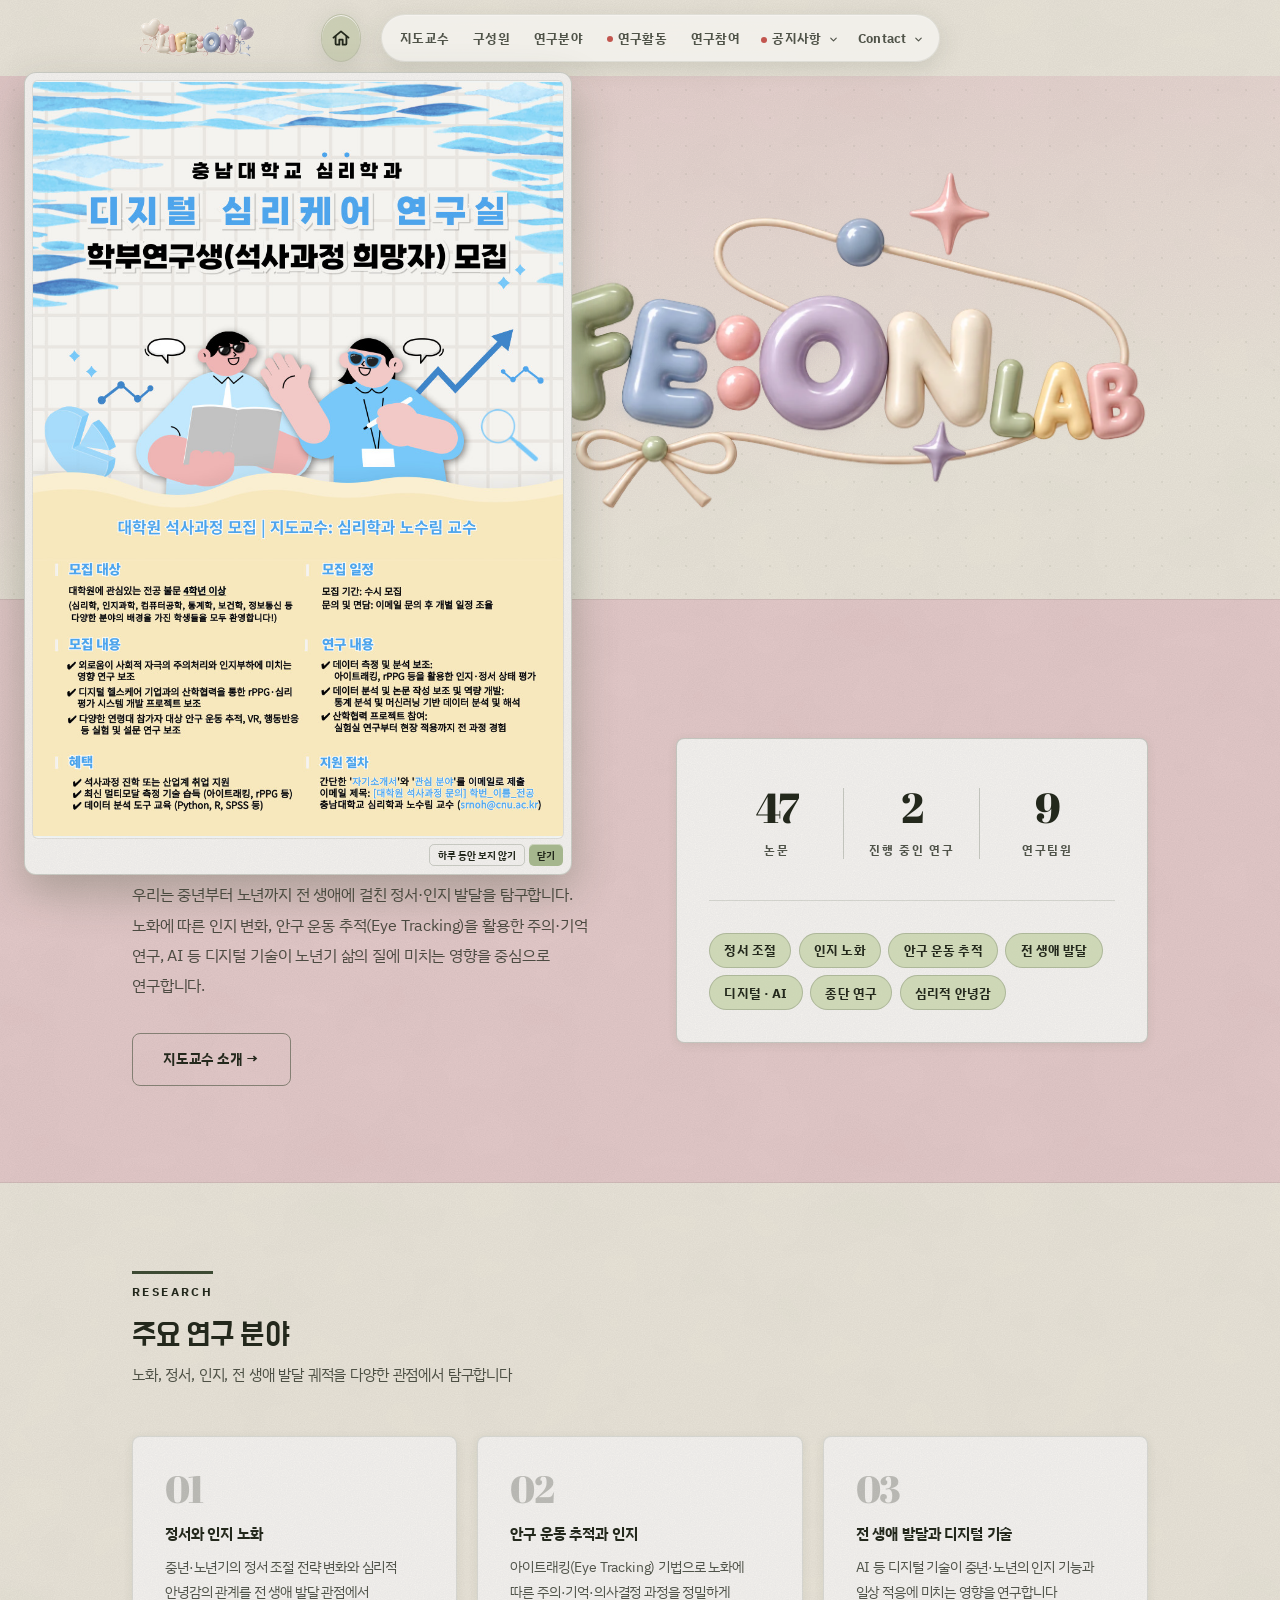
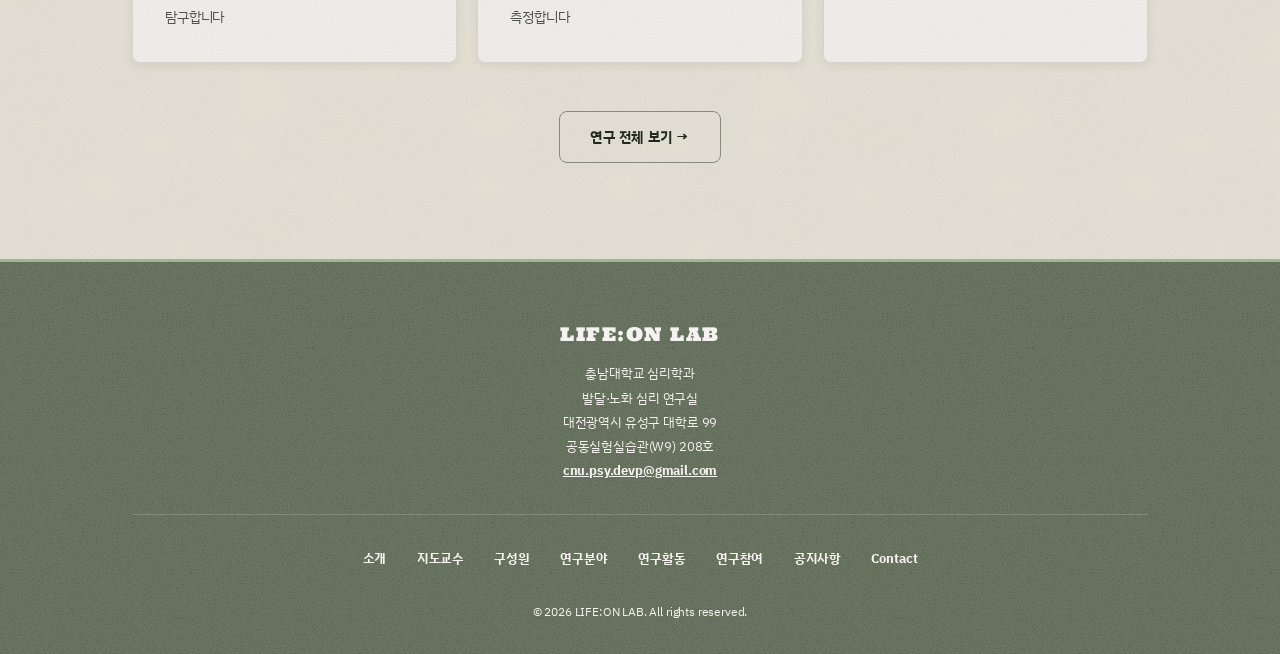
<file: index.html>
<!DOCTYPE html>
<html lang="ko">
<head>
    <meta charset="UTF-8">
    <meta name="viewport" content="width=device-width, initial-scale=1.0">
    <title>LIFE:ON LAB — 발달·노화 심리 연구실</title>
    <meta name="description" content="충남대학교 발달·노화 심리 연구실(LIFE:ON LAB). 노화, 정서, 인지, 안구 운동 추적을 통해 전 생애 발달을 탐구합니다.">
    <meta property="og:type" content="website">
    <meta property="og:site_name" content="LIFE:ON LAB — 발달·노화 심리 연구실">
    <meta property="og:title" content="LIFE:ON LAB — 발달·노화 심리 연구실">
    <meta property="og:description" content="충남대학교 발달·노화 심리 연구실(LIFE:ON LAB). 노화, 정서, 인지, 안구 운동 추적을 통해 전 생애 발달을 탐구합니다.">
    <meta property="og:url" content="https://cnupsydevp-lab.github.io/cnupsydevp.github.io/">
    <meta property="og:image" content="https://cnupsydevp-lab.github.io/cnupsydevp.github.io/images/og-image-v4.png">
    <meta property="og:image:width" content="1200">
    <meta property="og:image:height" content="630">
    <meta name="twitter:card" content="summary_large_image">
    <link rel="icon" href="favicon-v5.ico" sizes="16x16 32x32 48x48">
    <link rel="icon" type="image/svg+xml" href="favicon-v5.svg">
    <link rel="apple-touch-icon" href="apple-touch-icon-v5.png">
    <link rel="preconnect" href="https://fonts.googleapis.com">
    <link rel="preconnect" href="https://fonts.gstatic.com" crossorigin>
    <link rel="stylesheet" href="https://fonts.googleapis.com/css2?family=Abril+Fatface&family=Black+Han+Sans&family=Do+Hyeon&family=IBM+Plex+Sans+KR:wght@400;700&family=Ultra&display=swap">
    <link rel="stylesheet" href="style.css">
</head>
<body>
<a href="#main-content" class="skip-link">본문으로 바로가기</a>

<header class="site-nav">
    <div class="nav-wrapper">
        <!-- 로고는 두 겹이다: 글자(logo-nav-body) 위에 풍선(logo-nav-balloon)을 겹친 것.
             2026-09-11 로고 교체(LIFE:ON LAB) 이후 풍선 겹은 완전히 빈 캔버스다 —
             새 도안엔 따로 흔들 요소가 없다. 두 파일은 같은 캔버스를 쓰고
             합치면 원본과 픽셀이 같아 멈춰 있어도 이음선이 보이지 않는다 —
             그래서 겹은 그대로 두었다. 2026-09-12 로고 재업로드로 캔버스가
             459×160 → 477×160 으로 바뀌었다(비율 조정, style.css 의 calc 배수도 갱신).
             풍선 쪽은 장식이라 alt 를 비워 두고 글자 쪽이 이름을 읽는다. -->
        <div class="logo"><a href="index.html"><img class="logo-body" src="images/logo/logo-nav-body.png" alt="LIFE:ON LAB" width="477" height="160"><img class="logo-balloon" src="images/logo/logo-nav-balloon.png" alt="" width="477" height="160"></a></div>
        <div class="nav-cluster">
        <a href="index.html" class="nav-home" aria-label="홈">
            <svg viewBox="0 0 24 24" width="20" height="20" fill="none" stroke="currentColor" stroke-width="2.2" stroke-linecap="round" stroke-linejoin="round" aria-hidden="true"><path d="M3 11.5 12 4l9 7.5"></path><path d="M5.5 10v9a1 1 0 0 0 1 1h3.5v-6h4v6H17.5a1 1 0 0 0 1-1v-9"></path></svg>
        </a>
        <nav><ul class="nav-links">
            <li><a href="pi.html">지도교수</a></li>
            <li><a href="members.html">구성원</a></li>
            <li><a href="research.html">연구분야</a></li>
            <li><a href="activities.html"><span class="nav-notif-dot" data-notif="activities" hidden></span>연구활동</a></li>
            <li><a href="participation.html"><span class="nav-notif-dot" data-notif="participation" hidden></span>연구참여</a></li>
            <li class="nav-dropdown">
                <button class="nav-dropdown-btn" aria-expanded="false" aria-haspopup="true"><span class="nav-notif-dot" hidden></span>공지사항 <svg class="nav-arrow" width="11" height="11" viewBox="0 0 24 24" fill="none" stroke="currentColor" stroke-width="2.5" stroke-linecap="round" stroke-linejoin="round" aria-hidden="true"><polyline points="6 9 12 15 18 9"></polyline></svg></button>
                <ul class="nav-dropdown-menu">
                    <li><a href="notices.html"><span class="nav-notif-dot" data-notif="notices" hidden></span>공지사항</a></li>
                    <li><a href="newsletter.html"><span class="nav-notif-dot" data-notif="newsletter" hidden></span>소식지</a></li>
                </ul>
            </li>
            <li class="nav-dropdown">
                <button class="nav-dropdown-btn" aria-expanded="false" aria-haspopup="true">Contact <svg class="nav-arrow" width="11" height="11" viewBox="0 0 24 24" fill="none" stroke="currentColor" stroke-width="2.5" stroke-linecap="round" stroke-linejoin="round" aria-hidden="true"><polyline points="6 9 12 15 18 9"></polyline></svg></button>
                <ul class="nav-dropdown-menu">
                    <li><a href="contact.html">Contact</a></li>
                    <li><a href="admissions.html">대학원 진학</a></li>
                    <li><a href="intern.html">인턴</a></li>
                </ul>
            </li>
        </ul></nav>
        </div>
        <button class="nav-hamburger" id="nav-hamburger" aria-label="메뉴 열기" aria-expanded="false"><span></span><span></span><span></span></button>
    </div>
</header>

<section class="hero">
    <div class="container">
        <!-- 첫 화면은 이름 로고 하나만 둔다 (제목·소개 줄·버튼 모두 걷어냄).
             [2026-09-17] 사용자 요청. 2026-09-12 에 '첫 화면에 보이는 글자가 하나도
             없다'는 이유로 되살렸던 제목·소개 줄·버튼을 다시 뺐다. 대학원 진학·연구
             참여로 가는 길은 상단 메뉴가 맡고, 바로 아래 About 섹션에 소개 글과
             '지도교수 소개' 링크가 이어진다.

             ※ CSS(.hero-title / .hero-sub / .hero-cta)는 이번에도 지우지 않았다 —
               다시 넣고 싶으면 로고 아래에 이 세 덩이를 되살리면 된다.
               <h1 class="hero-title">전 생애의 마음을 과학으로 탐구합니다</h1>
               <p class="hero-sub">충남대학교 심리학과 발달·노화 심리 연구실 / 정서·인지 노화와 안구 운동 추적을 연구합니다</p>
               <div class="hero-cta"> 대학원 진학 문의(btn-primary) · 연구 참여 안내(btn-ghost) </div>
               높이가 230px 쯤 줄어든 만큼 .hero 의 위아래 여백은 style.css 에서 되돌렸다.

             h1 은 화면에서 감추되 코드에는 남긴다 — 페이지마다 제목이 하나는 있어야
             검색 결과에 연구실 소개가 뜨고, 스크린리더도 이 페이지가 무엇인지 읽는다.
             (.sr-only = 눈에는 안 보이고 보조기기에만 읽히는 유틸)

             그림 자체는 이름을 글자로 담고 있지 않으므로 alt 가 이름을 읽는다.
             width/height 를 적어 두어야 내려받기 전에도 자리를 잡아 아래 섹션이 밀리지 않고,
             fetchpriority=high 로 첫 화면에서 가장 큰 그림을 먼저 받아 온다.

             [webp + png 두 벌인 이유] 이 로고는 배경이 투명해서 알파 채널이 필요하다.
             투명을 지키면서 가벼운 건 WebP뿐이다 — 같은 그림의 PNG 는 4배 가까이 무겁다.
             그래서 WebP 를 먼저 걸고, WebP 를 못 읽는 옛 브라우저(사파리 14 이전 등)만
             PNG 로 내려받게 한다. 요즘 브라우저는 WebP 만 받아 온다.

             [그림을 겹으로 가른 이유 — 2026-08-12, 2026-09-11 로고 교체로 4겹으로 정리]
             별이 따로 반짝이려면 한 장짜리 그림으로는 안 된다. 원본 logo-fullname.png
             에서 몸통과 완전히 떨어진 별 셋만 도려내 images/logo/wordmark/star1~3 로
             빼고, 나머지 전부(고리·끈·구슬·사각형·글자·리본)는 letters 한 장으로
             묶었다 — 지금 살아 있는 애니메이션이 별 반짝임과 글자 위 빛 지나가기
             (아래 wm-shine) 뿐이라 끈·구슬을 따로 흔들 필요가 없어졌다(그 기능은
             2026-08-12/13 에 이미 껐다). 겹치는 픽셀이 하나도 없어서, 움직임을 끄면
             (모션 줄이기 설정) 네 장이 겹쳐 원본과 똑같은 그림이 된다.
             만드는 법과 각 조각의 뜻은 images/logo/README.md 에 적어 두었다. -->
        <h1 class="sr-only">전 생애의 마음을 과학으로 탐구합니다 — LIFE:ON LAB</h1>
        <div class="hero-wordmark">
        <div class="wm">
            <!-- srcset/sizes — 좁은 화면에는 축소본(w800/)을 내려보낸다.
                 네 겹 합계가 308KB 인데 휴대폰에서 로고는 328~398px 로 보인다.
                 배율 2배 화면이라도 796px 이면 충분한데 원본 겹은 2085px 이다.
                 그래서 화폭 800px 짜리 한 벌을 따로 뒀다.
                 sizes 는 '이 겹이 화면에서 몇 px 로 보이는가' 다. 겹의 폭은
                 로고 폭 × 제 비율이고, 로고 폭은 .container 안쪽이라 좌우 padding
                 만큼 빠진다(2 → 1.5 → 1.25 → 1rem 로 바뀌므로 그 구간을 그대로 옮겼다).
                 브라우저는 sizes × 화면배율보다 큰 후보 중 가장 작은 것을 고르는데,
                 계산하면 어느 겹이든 조건이 "800 ≥ 로고폭 × 배율" 로 같아진다.
                 값은 손으로 쓰지 말 것. tools/build-wordmark.py 가 찍어 준다. -->
            <!-- 글자(고리·끈·구슬·사각형·리본 포함) — 이 한 장만 흐름 안에 남겨
                 히어로의 높이를 정한다. 별 셋은 absolute 라 자리를 차지하지 않는다.
                 position:relative 가 붙어 있어야 별들보다 뒤가 아니라 앞에 그려진다
                 (배치된 요소가 일반 흐름 요소보다 항상 위에 그려지기 때문). -->
            <picture><source type="image/webp" sizes="(min-width:1080px) 1016px,(min-width:861px) calc((100vw - 64px)*1.0000),(min-width:641px) calc((100vw - 48px)*1.0000),(min-width:481px) calc((100vw - 40px)*1.0000),calc((100vw - 32px)*1.0000)" srcset="images/logo/wordmark/w800/letters.webp 800w, images/logo/wordmark/letters.webp 2085w">
                <img class="wm-letters" src="images/logo/wordmark/letters.png" alt="LIFE:ON LAB" width="2085" height="729" fetchpriority="high"></picture>
            <!-- 글자 위를 왼쪽에서 오른쪽으로 지나가는 빛 (2026-08-13).
                 글자 그림은 한 장이고 낱글자로 쪼갤 수 없다 — 풍선이 서로 붙어 있어
                 글자 사이에 빈 열이 하나도 없다(확인함). 그래서 '글자마다 따로 켜기'가
                 아니라 좁은 빛 띠 하나를 글자 실루엣 안에서 왼→오른쪽으로 지나가게 했다.
                 띠가 좁아 한 번에 한두 글자만 밝아지므로 결과는 글자가 차례로 켜지는 그림이 된다.
                 빈 span 인 이유: 그리는 건 CSS(마스크 + 그러데이션 띠)가 다 하고
                 이 요소는 그 자리를 잡아 줄 뿐이라 읽을 내용이 없다.
                 글자 picture 뒤에 두어야 글자 위에 그려진다(둘 다 배치 요소, 뒤가 위). -->
            <span class="wm-shine" aria-hidden="true"></span>
            <!-- 별 — 글자보다 앞. 셋 다 글자와 겹치지 않아 순서는 사실 자유롭다.
                 (원본에는 별이 넷인데 하나는 끈에 닿아 있어 글자 겹에 그대로 남겨 뒀다
                  — 반짝이는 건 몸통과 완전히 떨어진 이 셋뿐이다.) -->
            <picture><source type="image/webp" sizes="(min-width:1080px) 87px,(min-width:861px) calc((100vw - 64px)*0.0854),(min-width:641px) calc((100vw - 48px)*0.0854),(min-width:481px) calc((100vw - 40px)*0.0854),calc((100vw - 32px)*0.0854)" srcset="images/logo/wordmark/w800/star1.webp 69w, images/logo/wordmark/star1.webp 178w"><img class="wm-layer wm-star wm-star-1" style="left:76.1631%;top:3.5665%;width:8.5372%" src="images/logo/wordmark/star1.png" alt="" width="178" height="216"></picture>
            <picture><source type="image/webp" sizes="(min-width:1080px) 76px,(min-width:861px) calc((100vw - 64px)*0.0748),(min-width:641px) calc((100vw - 48px)*0.0748),(min-width:481px) calc((100vw - 40px)*0.0748),calc((100vw - 32px)*0.0748)" srcset="images/logo/wordmark/w800/star2.webp 60w, images/logo/wordmark/star2.webp 156w"><img class="wm-layer wm-star wm-star-2" style="left:32.6619%;top:18.5185%;width:7.482%" src="images/logo/wordmark/star2.png" alt="" width="156" height="194"></picture>
            <picture><source type="image/webp" sizes="(min-width:1080px) 61px,(min-width:861px) calc((100vw - 64px)*0.0600),(min-width:641px) calc((100vw - 48px)*0.0600),(min-width:481px) calc((100vw - 40px)*0.0600),calc((100vw - 32px)*0.0600)" srcset="images/logo/wordmark/w800/star3.webp 48w, images/logo/wordmark/star3.webp 125w"><img class="wm-layer wm-star wm-star-3" style="left:0.0%;top:55.6927%;width:5.9952%" src="images/logo/wordmark/star3.png" alt="" width="125" height="148"></picture>
        </div>
        </div>
    </div>
</section>




<!-- ===================================================== -->
<section class="section section-alt" id="main-content">
    <div class="container">
        <div class="about-grid">
            <div class="about-text">
                <span class="eyebrow">About LIFE:ON LAB</span>
                <h2 class="section-title">노화와 전 생애 발달을<br>과학으로 탐구합니다</h2>
                <p>LIFE:ON LAB에 오신 것을 환영합니다.</p>
                <p>우리는 중년부터 노년까지 전 생애에 걸친 정서·인지 발달을 탐구합니다. 노화에 따른 인지 변화, 안구 운동 추적(Eye Tracking)을 활용한 주의·기억 연구, AI 등 디지털 기술이 노년기 삶의 질에 미치는 영향을 중심으로 연구합니다.</p>
                <a href="pi.html" class="btn-ghost u-mt-2">지도교수 소개 →</a>
            </div>
            <div class="about-visual">
                <div class="about-research-snapshot">
                    <!-- 세 숫자 모두 페이지 아래 스크립트가 실제 목록에서 세어 채운다.
                         여기 적힌 값은 스크립트가 못 돌 때를 위한 대비책이므로,
                         목록이 바뀌면 이 숫자도 함께 맞춰 두는 편이 좋다. -->
                    <div class="ars-stat-row">
                        <div class="ars-stat">
                            <span class="ars-num" id="ars-pub-count">31</span>
                            <span class="ars-label">논문</span>
                        </div>
                        <div class="ars-stat">
                            <span class="ars-num" id="ars-grant-count">2</span>
                            <span class="ars-label">진행 중인 연구</span>
                        </div>
                        <div class="ars-stat">
                            <span class="ars-num" id="ars-team-count">9</span>
                            <span class="ars-label">연구팀원</span>
                        </div>
                    </div>
                    <div class="ars-keywords">
                        <span class="ars-keyword">정서 조절</span>
                        <span class="ars-keyword">인지 노화</span>
                        <span class="ars-keyword">안구 운동 추적</span>
                        <span class="ars-keyword">전 생애 발달</span>
                        <span class="ars-keyword">디지털 · AI</span>
                        <span class="ars-keyword">종단 연구</span>
                        <span class="ars-keyword">심리적 안녕감</span>
                    </div>
                </div>
            </div>
        </div>
    </div>
</section>



<!-- ===================================================== -->
<section class="section section-light">
    <div class="container">
        <span class="eyebrow section-eyebrow">Research</span>
        <h2 class="section-title">주요 연구 분야</h2>
        <p class="section-sub">노화, 정서, 인지, 전 생애 발달 궤적을 다양한 관점에서 탐구합니다</p>
        <div class="card-grid">
            <div class="card">
                <div class="card-num">01</div>
                <h3>정서와 인지 노화</h3>
                <p>중년·노년기의 정서 조절 전략 변화와 심리적 안녕감의 관계를 전 생애 발달 관점에서 탐구합니다</p>
            </div>
            <div class="card">
                <div class="card-num">02</div>
                <h3>안구 운동 추적과 인지</h3>
                <p>아이트래킹(Eye Tracking) 기법으로 노화에 따른 주의·기억·의사결정 과정을 정밀하게 측정합니다</p>
            </div>
            <div class="card">
                <div class="card-num">03</div>
                <h3>전 생애 발달과 디지털 기술</h3>
                <p>AI 등 디지털 기술이 중년·노년의 인지 기능과 일상 적응에 미치는 영향을 연구합니다</p>
            </div>
        </div>
        <div class="section-cta">
            <a href="research.html" class="btn-ghost">연구 전체 보기 →</a>
        </div>
    </div>
</section>

<footer class="site-footer">
    <div class="container">
        <div class="footer-inner">
            <div class="footer-brand">
                <span class="footer-logo">LIFE:ON LAB</span>
                <p>충남대학교 심리학과<br>발달·노화 심리 연구실<br>대전광역시 유성구 대학로 99<br>공동실험실습관(W9) 208호<br><a href="mailto:cnu.psy.devp@gmail.com">cnu.psy.devp@gmail.com</a></p>
            </div>
        </div>
        <nav class="footer-nav" aria-label="푸터 메뉴">
            <a href="index.html">소개</a>
            <a href="pi.html">지도교수</a>
            <a href="members.html">구성원</a>
            <a href="research.html">연구분야</a>
            <a href="activities.html">연구활동</a>
            <a href="participation.html">연구참여</a>
            <a href="notices.html">공지사항</a>
            <a href="contact.html">Contact</a>
        </nav>
        <p class="footer-copy">&copy; 2026 LIFE:ON LAB. All rights reserved.</p>
    </div>
</footer>

<!-- 공지 팝업 — 첫 화면에서만 뜬다. 내용은 아래 스크립트의 POPUP 설정에서 바꾼다 -->
<!-- aria-modal 을 쓰지 않는다: 뒤 홈페이지를 그대로 읽고 누르고 스크롤할 수 있는
     '얹어 둔 공지'라서, 나머지 페이지를 감추라고 알리면 사실과 다르다. -->
<div class="home-popup" id="home-popup" hidden role="dialog" aria-label="공지">
    <div class="home-popup-box">
        <span class="home-popup-figure" id="home-popup-figure"><img id="home-popup-img" alt=""></span>
        <div class="home-popup-actions">
            <button class="home-popup-btn home-popup-btn-quiet" id="home-popup-hide">하루 동안 보지 않기</button>
            <button class="home-popup-btn home-popup-btn-solid" id="home-popup-dismiss">닫기</button>
        </div>
    </div>
</div>

<script src="posts.js"></script>
<script src="script.js"></script>
<script>
/* ── 공지 팝업 ────────────────────────────────────────────────
   [내용을 바꾸는 방법]
   1. 이미지를 images/popup/ 에 올린다.
   2. 아래 POPUP.image 에 그 경로를, alt 에 이미지 설명을 적는다.
   3. 내용을 새로 바꿀 때마다 id 를 함께 바꾼다 — id 가 달라지면 앞선 공지에서
      "하루 동안 보지 않기"를 누른 사람에게도 새 공지가 바로 보인다.
   공지를 내릴 때는 image 를 빈 문자열('')로 바꾼다 — 팝업이 아예 뜨지 않는다.

   [언제 뜨는가]
   이 스크립트와 마크업은 index.html 안에만 있으므로 다른 메뉴 페이지에서는
   아예 실행되지 않는다. 홈에서 한 번 뜬 뒤에는 sessionStorage 에 표시를 남겨,
   다른 메뉴를 둘러보다 홈으로 돌아와도 다시 뜨지 않는다 (브라우저를 닫으면 초기화).
   단 새로고침은 예외로, 그 표시를 무시하고 다시 띄운다 — 아래 참조.

   [닫기 두 가지의 차이]
   - 닫기            : 지금 이 화면에서만 닫는다. 새로고침하면 다시 뜬다.
   - 하루 동안 보지 않기 : 오늘이 끝날 때(자정)까지 뜨지 않는다. 새로고침해도 뜨지 않고,
                        날짜가 바뀌면 다시 뜬다
                        (localStorage 에 기한 저장 — 브라우저를 닫아도 남는다).
   ──────────────────────────────────────────────────────────── */
document.addEventListener('DOMContentLoaded', () => {
  const POPUP = {
    id:    'popup-2026-08-11',  // 공지를 바꿀 때 이 값도 같이 바꾼다 —
                                // 그래야 앞선 '하루 동안 보지 않기' 를 무시하고 새로 뜬다
    image: 'images/popup/2026-08-11_grad-recruit.jpg',
    alt:   '충남대학교 심리학과 디지털 심리케어 연구실 학부연구생(석사과정 희망자) 모집 안내. 지도교수 노수림. 문의 srnoh@cnu.ac.kr',
    // 포스터를 누르면 갈 곳. 비워 두면 눌러도 아무 일이 없다.
    // 공지 글 주소는 목록(notices.html)에서 그 글을 눌렀을 때의 주소와 같다 —
    // page 는 notices / participation / newsletter, id 는 posts.js 의 그 글 id.
    // 포스터를 바꿀 때 이 주소도 새 공지의 id 로 함께 고친다.
    link:  'post.html?page=notices&id=1',
  };
  if (!POPUP.image) return;

  const KEY  = 'dpwl_popup_hide';   // 오늘 자정까지 숨김 (브라우저를 닫아도 남는다)
  const SKEY = 'dpwl_popup_seen';   // 이번 방문에 이미 봤다는 표시 (탭을 닫으면 사라진다)

  // 저장된 기한이 아직 남아 있고 같은 공지면 띄우지 않는다.
  // 값이 깨져 있으면(수동 편집·구버전) 그냥 띄운다 — 공지를 놓치는 쪽이 더 나쁘다.
  try {
    const saved = JSON.parse(localStorage.getItem(KEY) || 'null');
    if (saved && saved.id === POPUP.id && Date.now() < saved.until) return;
  } catch (e) { /* 무시하고 띄운다 */ }

  // 이번 화면이 새로고침으로 열린 것인지 확인한다.
  // '닫기' 는 지금 화면에서만 닫는 버튼이므로 새로고침하면 다시 떠야 한다.
  // 반면 메뉴를 옮겨 다니다 홈으로 돌아온 경우(navigate)는 다시 뜨지 않아야 한다.
  // 정적 다중 페이지 사이트라 둘 다 '새 페이지 적재'로 똑같아 보이므로,
  // 브라우저가 알려 주는 이동 방식(reload / navigate)으로 구분한다.
  let reloaded = false;
  try {
    const nav = performance.getEntriesByType('navigation')[0];
    reloaded = nav ? nav.type === 'reload'
                   // 구형 사파리용 대비책 (1 = TYPE_RELOAD)
                   : performance.navigation && performance.navigation.type === 1;
  } catch (e) { /* 알 수 없으면 새로고침이 아닌 것으로 본다 */ }

  // 홈 → 다른 메뉴 → 홈 으로 돌아왔을 때 다시 뜨지 않게. 공지를 바꾸면(id 변경)
  // 같은 방문 중에도 새 공지는 한 번 보여 준다.
  try {
    if (!reloaded && sessionStorage.getItem(SKEY) === POPUP.id) return;
  } catch (e) { /* 무시하고 띄운다 */ }

  const popup    = document.getElementById('home-popup');
  const hideBtn  = document.getElementById('home-popup-hide');
  const dismiss  = document.getElementById('home-popup-dismiss');
  const figure   = document.getElementById('home-popup-figure');
  const img      = document.getElementById('home-popup-img');

  img.src = POPUP.image;
  img.alt = POPUP.alt || '공지';

  // 링크가 있으면 사진 자리를 통째로 누를 수 있게 <a> 로 바꿔 끼운다.
  // (누를 수 있다는 표시 — 손가락 커서는 <a> 가 알아서 주고, 테두리가 진해지는
  //  것은 style.css 의 a.home-popup-figure:hover 가 맡는다)
  //
  // 탭을 새로 열지 말지는 주소를 보고 정한다.
  //  · 같은 사이트의 페이지(post.html?…, notices.html)  → 이 탭에서 그대로 넘어간다.
  //    '게시물로 이동' 인데 새 탭이 열리면 팝업이 떠 있는 홈이 뒤에 남아 어수선하고,
  //    뒤로 가기로 돌아올 수도 없다.
  //  · 그 밖(https://… 바깥 주소, notice-files/*.pdf 같은 파일) → 새 탭.
  //    보고 나서 홈이 그대로 남아 있어야 하기 때문이다.
  if (POPUP.link) {
    const a = document.createElement('a');
    a.href = POPUP.link;
    a.className = 'home-popup-figure';
    const samePage = /^[^:/?#]+\.html([?#]|$)/.test(POPUP.link);
    if (!samePage) {
      a.target = '_blank';
      a.rel = 'noopener';
    }
    a.appendChild(img);
    figure.replaceWith(a);
  }

  // 상자 모양을 이미지 모양에 맞춘다 — CSS 가 --popup-ratio(가로÷세로)로 폭을 정한다.
  // 정사각 이미지면 정사각에 가까운 상자, 세로로 길면 좁고 긴 상자가 된다.
  function applyRatio() {
    if (!img.naturalWidth || !img.naturalHeight) return;
    popup.style.setProperty('--popup-ratio', (img.naturalWidth / img.naturalHeight).toFixed(4));
  }
  img.addEventListener('load', applyRatio);
  if (img.complete) applyRatio();      // 캐시에서 바로 온 경우

  // 사진을 못 받아오면 빈 상자만 남으므로 아예 열지 않는다
  img.addEventListener('error', () => { popup.hidden = true; });

  function close() {
    popup.hidden = true;
  }
  // 숨기는 기한은 '누른 뒤 24시간' 이 아니라 '오늘이 끝날 때까지' 다 (2026-08-13 변경).
  // 전에는 Date.now() + 86400000 이어서, 어제 저녁에 누르면 날짜가 바뀐 오늘 낮에도
  // 그 시각이 되기 전까지 안 떴다. 날짜가 바뀌면 공지를 다시 보여 주려는 것이다.
  // setHours(24, 0, 0, 0) 은 '다음 날 00:00' = 오늘의 끝이다. 보는 사람의 시간대와
  // 서머타임을 브라우저가 알아서 맞춘다(한국은 서머타임이 없지만 그대로 맞는다).
  //
  // ⚠ 버튼 문구는 "하루 동안 보지 않기" 로 그대로 두었다(2026-08-13, 사용자 결정).
  //   문구와 동작이 정확히 같지는 않다 — 자정 직전에 누르면 몇 분만 숨는다.
  //   둘을 맞추려면 문구를 "오늘 하루 보지 않기" 로 바꾸는 쪽이지, 이 계산을
  //   24시간으로 되돌리는 쪽이 아니다. 되돌리면 위의 '어제 눌렀는데 오늘도 안 뜬다'
  //   문제가 그대로 돌아온다.
  //   밤늦게 누른 사람에게 최소 몇 시간을 보장하려면 아래에서 자정과
  //   (지금 + N시간) 중 늦은 쪽을 고르면 된다.
  function endOfToday() {
    const d = new Date();
    d.setHours(24, 0, 0, 0);
    return d.getTime();
  }
  function hideForToday() {
    try {
      localStorage.setItem(KEY, JSON.stringify({ id: POPUP.id, until: endOfToday() }));
    } catch (e) { /* 저장이 막혀 있어도(사생활 보호 모드) 닫기는 되어야 한다 */ }
    close();
  }

  // 스크롤을 잠그지 않는다 — 팝업이 떠 있어도 뒤 홈페이지를 그대로 내려볼 수 있다.
  // 포커스도 옮기지 않는다: '닫기' 에 포커스를 주면 스페이스바로 페이지를 내리려 할 때
  // 버튼이 눌려 팝업이 닫혀 버린다. 닫는 방법은 버튼 클릭과 Esc 두 가지로 충분하다.
  popup.hidden = false;
  // 띄우는 순간 표시를 남긴다 — 닫는 방식과 상관없이 이번 방문에는 한 번만 뜬다
  // (새로고침은 예외 — 위 reloaded 참조)
  try { sessionStorage.setItem(SKEY, POPUP.id); } catch (e) { /* 저장이 막혀 있어도 진행 */ }

  // 바깥(홈페이지)을 눌러도 닫히지 않는다 — 홈의 메뉴·링크를 누르려던 것일 수 있고,
  // 실수로 닫혀 공지를 놓치는 편이 더 나쁘다. CSS 의 pointer-events 로 상자 밖 클릭은
  // 아예 뒤 페이지에 그대로 전달된다.
  dismiss.addEventListener('click', close);
  hideBtn.addEventListener('click', hideForToday);
  document.addEventListener('keydown', e => {
    if (e.key === 'Escape' && !popup.hidden) close();
  });

  /* ── 끌어서 옮기기 ──────────────────────────────────────────
     상자 어디를 잡아도(사진·흰 테·버튼 줄) 팝업이 따라온다. 옮긴 위치는
     transform 으로만 주므로 상자 크기를 정하는 CSS 계산(--popup-ratio ·
     max-width)은 그대로 남는다.
     - 4px 넘게 움직여야 드래그로 본다. 그 전에는 아무것도 하지 않으므로
       버튼 줄을 잡고 끌 수도 있고, 손이 조금 떨린 클릭도 그냥 클릭으로 남는다.
     - 손가락(touch)은 제외한다: 휴대폰에서 포스터를 훑어 내리는 동작은
       페이지 스크롤이어야 하는데, 드래그가 가로채면 스크롤이 막힌다.
     - 화면 갱신은 한 프레임에 한 번만 한다(requestAnimationFrame). 마우스는
       화면 주사율보다 촘촘하게 좌표를 보내므로, 올 때마다 그리면 같은 프레임에
       버려질 그림을 여러 번 그리게 되고 그게 끌 때의 버벅거림으로 나타난다.
     - 옮긴 위치는 저장하지 않는다. 새로 뜰 때마다 제자리에서 시작한다.
     ───────────────────────────────────────────────────────── */
  const box = popup.querySelector('.home-popup-box');
  const offset = { x: 0, y: 0 };   // 원래 자리에서 얼마나 옮겼는지
  let drag = null;                 // 누른 순간 생기고, 4px 넘으면 active 가 된다
  let frame = 0;                   // 예약해 둔 화면 갱신 (0 = 없음)

  // 소수점을 버리지 않는다 — 1px 단위로 끊으면 커서는 매끄럽게 가는데 상자만
  // 계단처럼 따라온다 (트랙패드·고해상도 화면에서는 좌표가 소수로 온다).
  function apply() {
    box.style.transform = (offset.x || offset.y)
      ? `translate(${offset.x.toFixed(1)}px, ${offset.y.toFixed(1)}px)` : '';
  }
  // 좌표는 오는 대로 받아 두고, 그리기는 다음 프레임에 한 번만.
  function draw() {
    if (frame) return;             // 이번 프레임 몫은 이미 예약돼 있다
    frame = requestAnimationFrame(() => { frame = 0; apply(); });
  }

  // 옮기기 전 '원래 자리'를 잰다. 지금 화면 위치에서 이미 옮긴 만큼을 빼면 된다.
  // (transform 이 적용된 시점에만 부르는 것이 중요하다 — 아래 clampTo 참고)
  function baseRect() {
    const r = box.getBoundingClientRect();
    return { l: r.left - offset.x, t: r.top - offset.y, w: r.width, h: r.height };
  }
  // 팝업이 화면 밖으로 완전히 나가지 못하게 이동량을 가둔다. 팝업은 화면에
  // 고정되어 스크롤을 따라오지 않으므로, 다 나가 버리면 되찾을 방법이 없다.
  //   · 윗변은 항상 화면 안에 남긴다 → 위쪽 흰 테가 늘 손잡이로 남는다.
  //   · 나머지 방향은 120px 만 남으면 된다. 상자 전체를 가두면, 포스터가
  //     화면 높이를 거의 다 쓰는 큰 화면에서 아래로 십여 px 밖에 못 움직여
  //     "끌어도 안 내려간다"는 느낌이 된다. 조금 걸치는 편이 훨씬 자연스럽다.
  // 기준 자리를 인자로 받는 이유: 끄는 중에는 offset 을 먼저 바꾸고 그리기는
  // 다음 프레임에 하므로, 그 사이에 화면 위치를 다시 재면 어긋난 값이 나온다.
  // 그래서 누른 순간에 한 번 잰 기준을 끝까지 쓴다(매 프레임 레이아웃도 안 읽는다).
  function clampTo(base) {
    const M = 8;                                    // 위쪽 화면 끝에서 최소 여백
    const KEEP = 120;                               // 화면에 남겨 둘 최소 크기
    const kx = Math.min(KEEP, base.w), ky = Math.min(KEEP, base.h);
    offset.x = Math.min(Math.max(offset.x, kx - base.w - base.l), window.innerWidth - kx - base.l);
    offset.y = Math.min(Math.max(offset.y, M - base.t), window.innerHeight - ky - base.t);
  }

  box.addEventListener('pointerdown', e => {
    if (e.pointerType === 'touch' || e.button !== 0) return;
    drag = { px: e.clientX, py: e.clientY, ox: offset.x, oy: offset.y,
             base: baseRect(), active: false };
    // 등장 애니메이션을 여기서 끝내고 다시 켜지 않는다(뗄 때도 그대로 둔다).
    // 이 클래스를 떼면 애니메이션이 처음부터 다시 돌면서 옮겨 둔 위치를
    // 0.22초 동안 덮어쓴다 = 놓을 때마다 제자리로 돌아가는 것처럼 보인다.
    // 자세한 이유는 style.css 의 .home-popup-box.placed 주석 참고.
    box.classList.add('placed');
    // 손 모양은 '끄는 중'에만 주먹으로. 버튼을 누른 것이면 미뤄 둔다 —
    // 버튼에서 끌기 시작하면 아래 pointermove 에서 붙는다.
    if (!e.target.closest('.home-popup-actions')) box.classList.add('dragging');
    // preventDefault 는 하지 않는다 — 버튼이 평소처럼 눌리고 포커스도 받게.
    // 글자·이미지 선택은 CSS(user-select: none)와 아래 dragstart 로 막는다.
  });

  box.addEventListener('pointermove', e => {
    if (!drag) return;
    const mx = e.clientX - drag.px, my = e.clientY - drag.py;
    if (!drag.active) {
      if (Math.abs(mx) <= 4 && Math.abs(my) <= 4) return;   // 아직 클릭일 수 있다
      drag.active = true;
      box.classList.add('dragging');        // 버튼에서 시작한 경우 여기서 붙는다
      box.setPointerCapture(e.pointerId);   // 커서가 상자를 벗어나도 계속 따라온다
    }
    offset.x = drag.ox + mx;
    offset.y = drag.oy + my;
    clampTo(drag.base);
    draw();
  });

  // 브라우저 기본 '끌어다 놓기'(반투명 이미지·링크 고스트)를 막는다 — 우리가 옮긴다
  box.addEventListener('dragstart', e => e.preventDefault());

  function endDrag() {
    if (!drag) return;
    // 끌고 난 직후의 click 은 삼킨다 — 버튼 줄을 잡고 끌었을 때 그게 버튼
    // 누름(닫힘!)으로 이어지거나, 포스터 링크(POPUP.link)가 열리지 않게.
    // click 이 오지 않는 브라우저가 있어도 삼키는 손이 남지 않도록 곧 거둔다.
    if (drag.active) {
      box.addEventListener('click', swallow, { capture: true, once: true });
      setTimeout(() => box.removeEventListener('click', swallow, { capture: true }), 300);
    }
    drag = null;
    box.classList.remove('dragging');
  }
  function swallow(e) { e.preventDefault(); e.stopPropagation(); }
  box.addEventListener('pointerup', endDrag);
  box.addEventListener('pointercancel', endDrag);

  // 창 크기가 바뀌면 옮겨 둔 팝업이 화면 밖에 걸칠 수 있다 — 다시 안으로 당긴다.
  // (끄는 중이 아니므로 지금 화면 위치와 offset 이 일치한다 → 여기서 재도 안전하다)
  window.addEventListener('resize', () => {
    if (!offset.x && !offset.y) return;
    clampTo(baseRect());
    apply();
  });
});
</script>

<script>
/* ── 홈 숫자 연동 ──────────────────────────────────────────────
   '논문'·'연구팀원' 숫자를 손으로 고치지 않도록 실제 목록에서 세어 온다.
   - 논문    : posts.js 의 POSTS.activities 중 type 이 'publication' 인 항목 수.
               연구활동 페이지가 '총 N편' 으로 쓰는 값과 같은 계산이라 항상 맞는다.
   - 진행 중인 연구 : 같은 목록의 type 'grant' 중 status 가 '현재 진행' 인 것만.
               '완료' 과제는 세지 않는다 — 손으로 3 이라 적어 두었던 값이 실제
               진행 과제 2건과 어긋나 있었다(2026-08-13 수정). 연구과제를 추가·종료할
               때 posts.js 의 status 만 고치면 홈 숫자가 따라온다.
   - 연구팀원 : members.html 에서 data-team="current" 가 붙은 격자의 카드 수
               + 지도교수 1명. 졸업생·인턴 수료생 격자에는 data-team 이 없어
               세지 않는다 — 현재 팀 인원만 보여 주려는 것이다.
               (구성원을 늘리거나 줄일 때 members.html 만 고치면 홈도 따라온다)
   숫자를 못 구하면 HTML 에 적어 둔 값을 그대로 둔다 — 자바스크립트가 꺼진
   브라우저나 file:// 로 열어 본 경우(fetch 차단)에도 빈칸이 보이지 않는다.
   ──────────────────────────────────────────────────────────── */
document.addEventListener('DOMContentLoaded', () => {
  const FACULTY = 1;   // 지도교수 — pi.html 에 따로 있어 구성원 페이지에서 세지 못한다

  const pubEl = document.getElementById('ars-pub-count');
  if (pubEl && typeof POSTS !== 'undefined' && POSTS.activities) {
    const n = POSTS.activities.filter(p => p.type === 'publication').length;
    if (n) pubEl.textContent = n;
  }

  // 진행 중인 연구 — 논문과 달리 0 도 그대로 적는다. 과제가 모두 끝난 상태에서
  // HTML 에 적어 둔 옛 숫자를 남겨 두면 사실과 달라지기 때문이다.
  // (목록 자체를 못 읽은 경우는 아래 조건에서 걸러지므로 대비책 숫자가 그대로 남는다)
  const grantEl = document.getElementById('ars-grant-count');
  if (grantEl && typeof POSTS !== 'undefined' && POSTS.activities?.length) {
    grantEl.textContent = POSTS.activities
      .filter(p => p.type === 'grant' && p.status === '현재 진행').length;
  }

  const teamEl = document.getElementById('ars-team-count');
  if (!teamEl) return;
  fetch('members.html')
    .then(res => res.ok ? res.text() : Promise.reject(new Error(res.status)))
    .then(html => {
      const doc = new DOMParser().parseFromString(html, 'text/html');
      const n = doc.querySelectorAll('.member-grid[data-team="current"] .member-card').length;
      if (n) teamEl.textContent = n + FACULTY;
    })
    .catch(() => { /* 적어 둔 숫자를 그대로 둔다 */ });
});
</script>
</body>
</html>
</file>
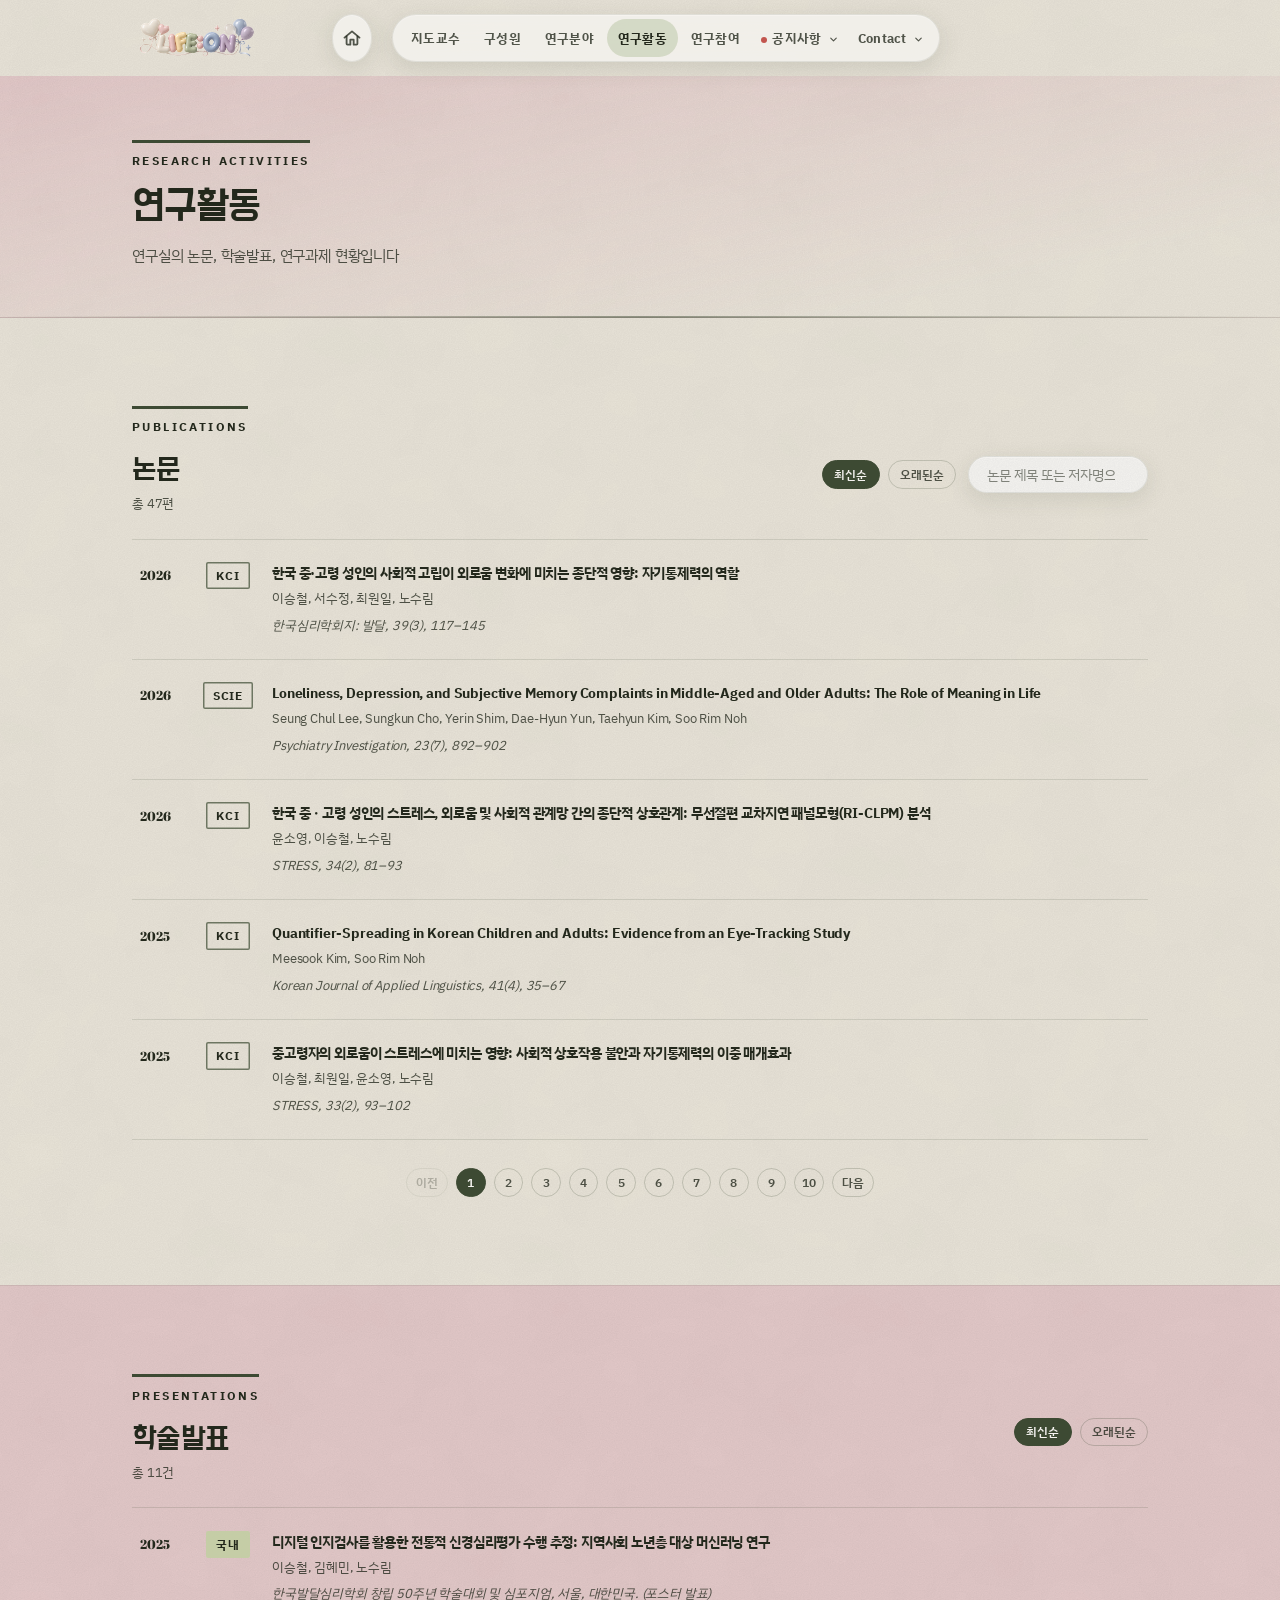
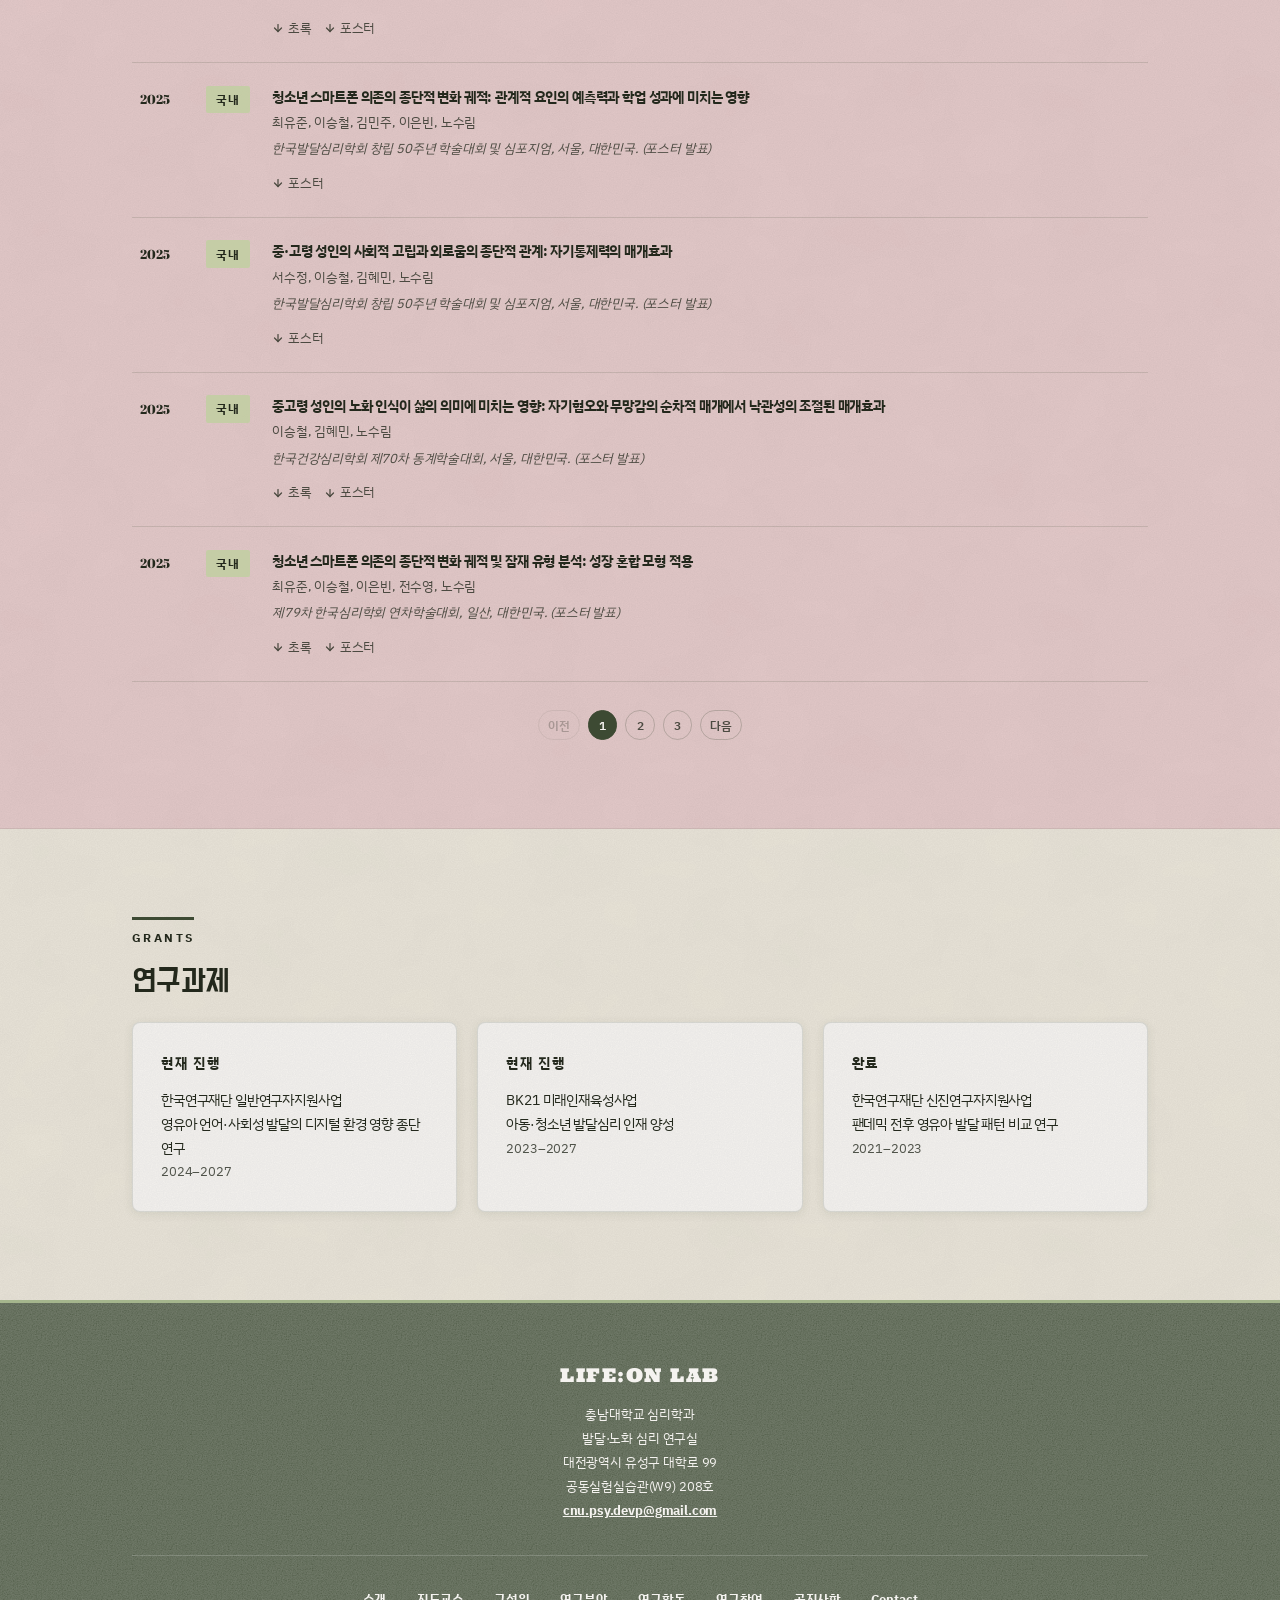
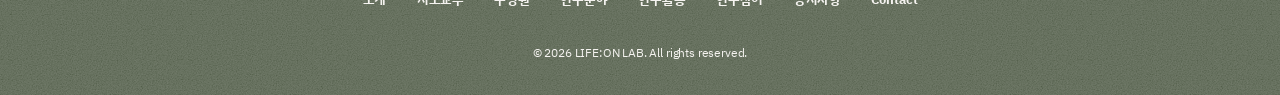
<file: activities.html>
<!DOCTYPE html>
<html lang="ko">
<head>
    <meta charset="UTF-8">
    <meta name="viewport" content="width=device-width, initial-scale=1.0">
    <title>LIFE:ON LAB — 연구활동</title>
    <meta name="description" content="LIFE:ON LAB 연구활동 — SSCI 논문 목록, 학술발표, 연구과제 현황.">
    <meta property="og:type" content="website">
    <meta property="og:site_name" content="LIFE:ON LAB — 발달·노화 심리 연구실">
    <meta property="og:title" content="LIFE:ON LAB — 연구활동">
    <meta property="og:description" content="LIFE:ON LAB 연구활동 — SSCI 논문 목록, 학술발표, 연구과제 현황.">
    <meta property="og:url" content="https://cnupsydevp-lab.github.io/cnupsydevp.github.io/activities.html">
    <meta property="og:image" content="https://cnupsydevp-lab.github.io/cnupsydevp.github.io/images/og-image-v4.png">
    <meta property="og:image:width" content="1200">
    <meta property="og:image:height" content="630">
    <meta name="twitter:card" content="summary_large_image">
    <link rel="icon" href="favicon-v5.ico" sizes="16x16 32x32 48x48">
    <link rel="icon" type="image/svg+xml" href="favicon-v5.svg">
    <link rel="apple-touch-icon" href="apple-touch-icon-v5.png">
    <link rel="preconnect" href="https://fonts.googleapis.com">
    <link rel="preconnect" href="https://fonts.gstatic.com" crossorigin>
    <link rel="stylesheet" href="https://fonts.googleapis.com/css2?family=Abril+Fatface&family=Black+Han+Sans&family=Do+Hyeon&family=IBM+Plex+Sans+KR:wght@400;700&family=Ultra&display=swap">
    <link rel="stylesheet" href="style.css">
</head>
<body>
<a href="#main-content" class="skip-link">본문으로 바로가기</a>

<header class="site-nav">
    <div class="nav-wrapper">
        <!-- 로고는 두 겹이다: 글자(logo-nav-body) 위에 풍선(logo-nav-balloon)을 겹친 것.
             2026-09-11 로고 교체(LIFE:ON LAB) 이후 풍선 겹은 완전히 빈 캔버스다 —
             새 도안엔 따로 흔들 요소가 없다. 두 파일은 같은 캔버스를 쓰고
             합치면 원본과 픽셀이 같아 멈춰 있어도 이음선이 보이지 않는다 —
             그래서 겹은 그대로 두었다. 2026-09-12 로고 재업로드로 캔버스가
             459×160 → 477×160 으로 바뀌었다(비율 조정, style.css 의 calc 배수도 갱신).
             풍선 쪽은 장식이라 alt 를 비워 두고 글자 쪽이 이름을 읽는다. -->
        <div class="logo"><a href="index.html"><img class="logo-body" src="images/logo/logo-nav-body.png" alt="LIFE:ON LAB" width="477" height="160"><img class="logo-balloon" src="images/logo/logo-nav-balloon.png" alt="" width="477" height="160"></a></div>
        <div class="nav-cluster">
        <a href="index.html" class="nav-home" aria-label="홈">
            <svg viewBox="0 0 24 24" width="20" height="20" fill="none" stroke="currentColor" stroke-width="2.2" stroke-linecap="round" stroke-linejoin="round" aria-hidden="true"><path d="M3 11.5 12 4l9 7.5"></path><path d="M5.5 10v9a1 1 0 0 0 1 1h3.5v-6h4v6H17.5a1 1 0 0 0 1-1v-9"></path></svg>
        </a>
        <nav><ul class="nav-links">
            <li><a href="pi.html">지도교수</a></li>
            <li><a href="members.html">구성원</a></li>
            <li><a href="research.html">연구분야</a></li>
            <li><a href="activities.html"><span class="nav-notif-dot" data-notif="activities" hidden></span>연구활동</a></li>
            <li><a href="participation.html"><span class="nav-notif-dot" data-notif="participation" hidden></span>연구참여</a></li>
            <li class="nav-dropdown">
                <button class="nav-dropdown-btn" aria-expanded="false" aria-haspopup="true"><span class="nav-notif-dot" hidden></span>공지사항 <svg class="nav-arrow" width="11" height="11" viewBox="0 0 24 24" fill="none" stroke="currentColor" stroke-width="2.5" stroke-linecap="round" stroke-linejoin="round" aria-hidden="true"><polyline points="6 9 12 15 18 9"></polyline></svg></button>
                <ul class="nav-dropdown-menu">
                    <li><a href="notices.html"><span class="nav-notif-dot" data-notif="notices" hidden></span>공지사항</a></li>
                    <li><a href="newsletter.html"><span class="nav-notif-dot" data-notif="newsletter" hidden></span>소식지</a></li>
                </ul>
            </li>
            <li class="nav-dropdown">
                <button class="nav-dropdown-btn" aria-expanded="false" aria-haspopup="true">Contact <svg class="nav-arrow" width="11" height="11" viewBox="0 0 24 24" fill="none" stroke="currentColor" stroke-width="2.5" stroke-linecap="round" stroke-linejoin="round" aria-hidden="true"><polyline points="6 9 12 15 18 9"></polyline></svg></button>
                <ul class="nav-dropdown-menu">
                    <li><a href="contact.html">Contact</a></li>
                    <li><a href="admissions.html">대학원 진학</a></li>
                    <li><a href="intern.html">인턴</a></li>
                </ul>
            </li>
        </ul></nav>
        </div>
        <button class="nav-hamburger" id="nav-hamburger" aria-label="메뉴 열기" aria-expanded="false"><span></span><span></span><span></span></button>
    </div>
</header>

<div class="page-header" id="main-content">
    <div class="container">
        <span class="eyebrow">Research Activities</span>
        <h1>연구활동</h1>
        <p>연구실의 논문, 학술발표, 연구과제 현황입니다</p>
    </div>
</div>

<section class="section section-light">
    <div class="container">
        <span class="eyebrow section-eyebrow">Publications</span>
        <div class="pub-header">
          <div>
            <h2 class="section-title u-m0">논문</h2>
            <span id="pub-count" class="pub-count"></span>
          </div>
          <div class="pub-header-controls">
            <div class="pub-sort-btns">
              <button class="pub-sort-btn active" id="sort-desc">최신순</button>
              <button class="pub-sort-btn" id="sort-asc">오래된순</button>
            </div>
            <input type="search" id="pub-search" class="form-control pub-search-input" placeholder="논문 제목 또는 저자명으로 검색">
          </div>
        </div>
        <div class="pub-list" id="pub-list"></div>
        <div class="pub-pagination" id="pub-pagination"></div>
    </div>
</section>

<section class="section section-alt">
    <div class="container">
        <span class="eyebrow section-eyebrow">Presentations</span>
        <div class="pub-header">
          <div>
            <h2 class="section-title u-m0">학술발표</h2>
            <span id="pres-count" class="pub-count"></span>
          </div>
          <div class="pub-sort-btns">
            <button class="pub-sort-btn active" id="pres-sort-desc">최신순</button>
            <button class="pub-sort-btn" id="pres-sort-asc">오래된순</button>
          </div>
        </div>
        <div class="notice-list u-mt-15" id="pres-list"></div>
        <div class="pub-pagination" id="pres-pagination"></div>
    </div>
</section>

<section class="section section-light">
    <div class="container">
        <span class="eyebrow section-eyebrow">Grants</span>
        <h2 class="section-title">연구과제</h2>
        <div class="info-grid u-mt-15" id="grant-grid"></div>
    </div>
</section>

<footer class="site-footer">
    <div class="container">
        <div class="footer-inner">
            <div class="footer-brand">
                <span class="footer-logo">LIFE:ON LAB</span>
                <p>충남대학교 심리학과<br>발달·노화 심리 연구실<br>대전광역시 유성구 대학로 99<br>공동실험실습관(W9) 208호<br><a href="mailto:cnu.psy.devp@gmail.com">cnu.psy.devp@gmail.com</a></p>
            </div>
        </div>
        <nav class="footer-nav" aria-label="푸터 메뉴">
            <a href="index.html">소개</a>
            <a href="pi.html">지도교수</a>
            <a href="members.html">구성원</a>
            <a href="research.html">연구분야</a>
            <a href="activities.html">연구활동</a>
            <a href="participation.html">연구참여</a>
            <a href="notices.html">공지사항</a>
            <a href="contact.html">Contact</a>
        </nav>
        <p class="footer-copy">&copy; 2026 LIFE:ON LAB. All rights reserved.</p>
    </div>
</footer>

<script src="posts.js"></script>
<script src="script.js"></script>
<script>
document.addEventListener('DOMContentLoaded', () => {
  if (typeof POSTS === 'undefined' || !POSTS.activities?.length) return;

  const pubs   = POSTS.activities.filter(p => p.type === 'publication');
  const countEl = document.getElementById('pub-count');
  const pres   = POSTS.activities.filter(p => p.type === 'presentation');
  const grants = POSTS.activities.filter(p => p.type === 'grant');

  const PER_PAGE = 5;
  let sortDesc = true;
  let currentPage = 1;
  let pubQuery = '';

  function pubCard(p) {
    return `<div class="pub-item">
      <span class="pub-year">${p.year}</span>
      <span class="badge ${p.badge}">${p.badgeText}</span>
      <div class="pub-meta">
        ${(p.url || p.doi)
          ? `<a class="pub-title pub-title-link" href="${p.url || p.doi}" target="_blank" rel="noopener">${p.title}</a>`
          : `<span class="pub-title">${p.title}</span>`}
        <span class="pub-authors">${p.authors}</span>
        <span class="pub-journal">${p.journal}</span>
      </div>
    </div>`;
  }

  function renderPubs() {
    const q = pubQuery.trim().toLowerCase();
    const matched = q
      ? pubs.filter(p => p.title.toLowerCase().includes(q) || p.authors.toLowerCase().includes(q))
      : pubs;
    if (countEl) countEl.textContent = q ? `검색결과 ${matched.length}편` : `총 ${pubs.length}편`;

    const sorted = [...matched].sort((a, b) =>
      sortDesc ? b.date.localeCompare(a.date) : a.date.localeCompare(b.date)
    );
    const totalPages = Math.max(1, Math.ceil(sorted.length / PER_PAGE));
    const start = (currentPage - 1) * PER_PAGE;
    const page = sorted.slice(start, start + PER_PAGE);

    const pubList = document.getElementById('pub-list');
    if (pubList) {
      pubList.innerHTML = page.length
        ? page.map(pubCard).join('')
        : `<p class="pub-empty">검색 결과가 없습니다.</p>`;
    }

    const pagination = document.getElementById('pub-pagination');
    if (pagination) {
      if (totalPages <= 1) {
        pagination.innerHTML = '';
      } else {
        const prevPage = Math.max(1, currentPage - 1);
        const nextPage = Math.min(totalPages, currentPage + 1);
        const prev = `<button class="pub-page-btn pub-page-nav" data-page="${prevPage}" ${currentPage === 1 ? 'disabled' : ''}>이전</button>`;
        const nums = Array.from({length: totalPages}, (_, i) =>
          `<button class="pub-page-btn${i + 1 === currentPage ? ' active' : ''}" data-page="${i + 1}">${i + 1}</button>`
        ).join('');
        const next = `<button class="pub-page-btn pub-page-nav" data-page="${nextPage}" ${currentPage === totalPages ? 'disabled' : ''}>다음</button>`;
        pagination.innerHTML = prev + nums + next;
        pagination.querySelectorAll('.pub-page-btn:not([disabled])').forEach(btn => {
          btn.addEventListener('click', () => {
            currentPage = Number(btn.dataset.page);
            renderPubs();
            document.querySelector('.section-light').scrollIntoView({behavior: 'smooth', block: 'start'});
          });
        });
      }
    }
  }

  document.getElementById('sort-desc').addEventListener('click', function() {
    sortDesc = true; currentPage = 1;
    this.classList.add('active');
    document.getElementById('sort-asc').classList.remove('active');
    renderPubs();
  });
  document.getElementById('sort-asc').addEventListener('click', function() {
    sortDesc = false; currentPage = 1;
    this.classList.add('active');
    document.getElementById('sort-desc').classList.remove('active');
    renderPubs();
  });

  const pubSearch = document.getElementById('pub-search');
  if (pubSearch) {
    pubSearch.addEventListener('input', function() {
      pubQuery = this.value;
      currentPage = 1;
      renderPubs();
    });
  }

  renderPubs();

  const presCountEl = document.getElementById('pres-count');
  if (presCountEl) presCountEl.textContent = `총 ${pres.length}건`;

  let presSortDesc = true;
  let presPage = 1;

  function renderPres() {
    const sorted = [...pres].sort((a, b) =>
      presSortDesc ? b.date.localeCompare(a.date) : a.date.localeCompare(b.date)
    );
    const totalPages = Math.ceil(sorted.length / PER_PAGE);
    const start = (presPage - 1) * PER_PAGE;
    const page = sorted.slice(start, start + PER_PAGE);

    const presList = document.getElementById('pres-list');
    if (presList) presList.innerHTML = page.map(p => p.authors ? `
      <div class="pub-item">
        <span class="pub-year">${p.year}</span>
        <span class="badge ${p.badge}">${p.badgeText}</span>
        <div class="pub-meta">
          <span class="pub-title">${p.title}</span>
          <span class="pub-authors">${p.authors}</span>
          <span class="pub-journal">${p.venue}</span>
          ${(p.abstract || p.poster || p.slides) ? `<div class="pub-links">
            ${p.abstract ? `<a class="pub-download" href="${p.abstract}" target="_blank" rel="noopener">초록</a>` : ''}
            ${p.poster ? `<a class="pub-download" href="${p.poster}" target="_blank" rel="noopener">포스터</a>` : ''}
            ${p.slides ? `<a class="pub-download" href="${p.slides}" target="_blank" rel="noopener">발표자료</a>` : ''}
          </div>` : ''}
        </div>
      </div>` : `
      <div class="notice-item">
        <span class="notice-date">${p.year}</span>
        <span class="badge ${p.badge}">${p.badgeText}</span>
        <span class="notice-title">${p.title}</span>
      </div>`).join('');

    const pagination = document.getElementById('pres-pagination');
    if (pagination) {
      if (totalPages <= 1) {
        pagination.innerHTML = '';
      } else {
        const prevPage = Math.max(1, presPage - 1);
        const nextPage = Math.min(totalPages, presPage + 1);
        const prev = `<button class="pub-page-btn pub-page-nav" data-page="${prevPage}" ${presPage === 1 ? 'disabled' : ''}>이전</button>`;
        const nums = Array.from({length: totalPages}, (_, i) =>
          `<button class="pub-page-btn${i + 1 === presPage ? ' active' : ''}" data-page="${i + 1}">${i + 1}</button>`
        ).join('');
        const next = `<button class="pub-page-btn pub-page-nav" data-page="${nextPage}" ${presPage === totalPages ? 'disabled' : ''}>다음</button>`;
        pagination.innerHTML = prev + nums + next;
        pagination.querySelectorAll('.pub-page-btn:not([disabled])').forEach(btn => {
          btn.addEventListener('click', () => {
            presPage = Number(btn.dataset.page);
            renderPres();
            document.querySelector('.section-alt').scrollIntoView({behavior: 'smooth', block: 'start'});
          });
        });
      }
    }
  }

  document.getElementById('pres-sort-desc').addEventListener('click', function() {
    presSortDesc = true; presPage = 1;
    this.classList.add('active');
    document.getElementById('pres-sort-asc').classList.remove('active');
    renderPres();
  });
  document.getElementById('pres-sort-asc').addEventListener('click', function() {
    presSortDesc = false; presPage = 1;
    this.classList.add('active');
    document.getElementById('pres-sort-desc').classList.remove('active');
    renderPres();
  });

  renderPres();

  const grantGrid = document.getElementById('grant-grid');
  if (grantGrid) grantGrid.innerHTML = grants.map(g => `
    <div class="info-card">
      <h3>${g.status}</h3>
      <p>${g.title}<br>${g.description}<br><span class="grant-period">${g.period}</span></p>
    </div>`).join('');
});
</script>
</body>
</html>
</file>
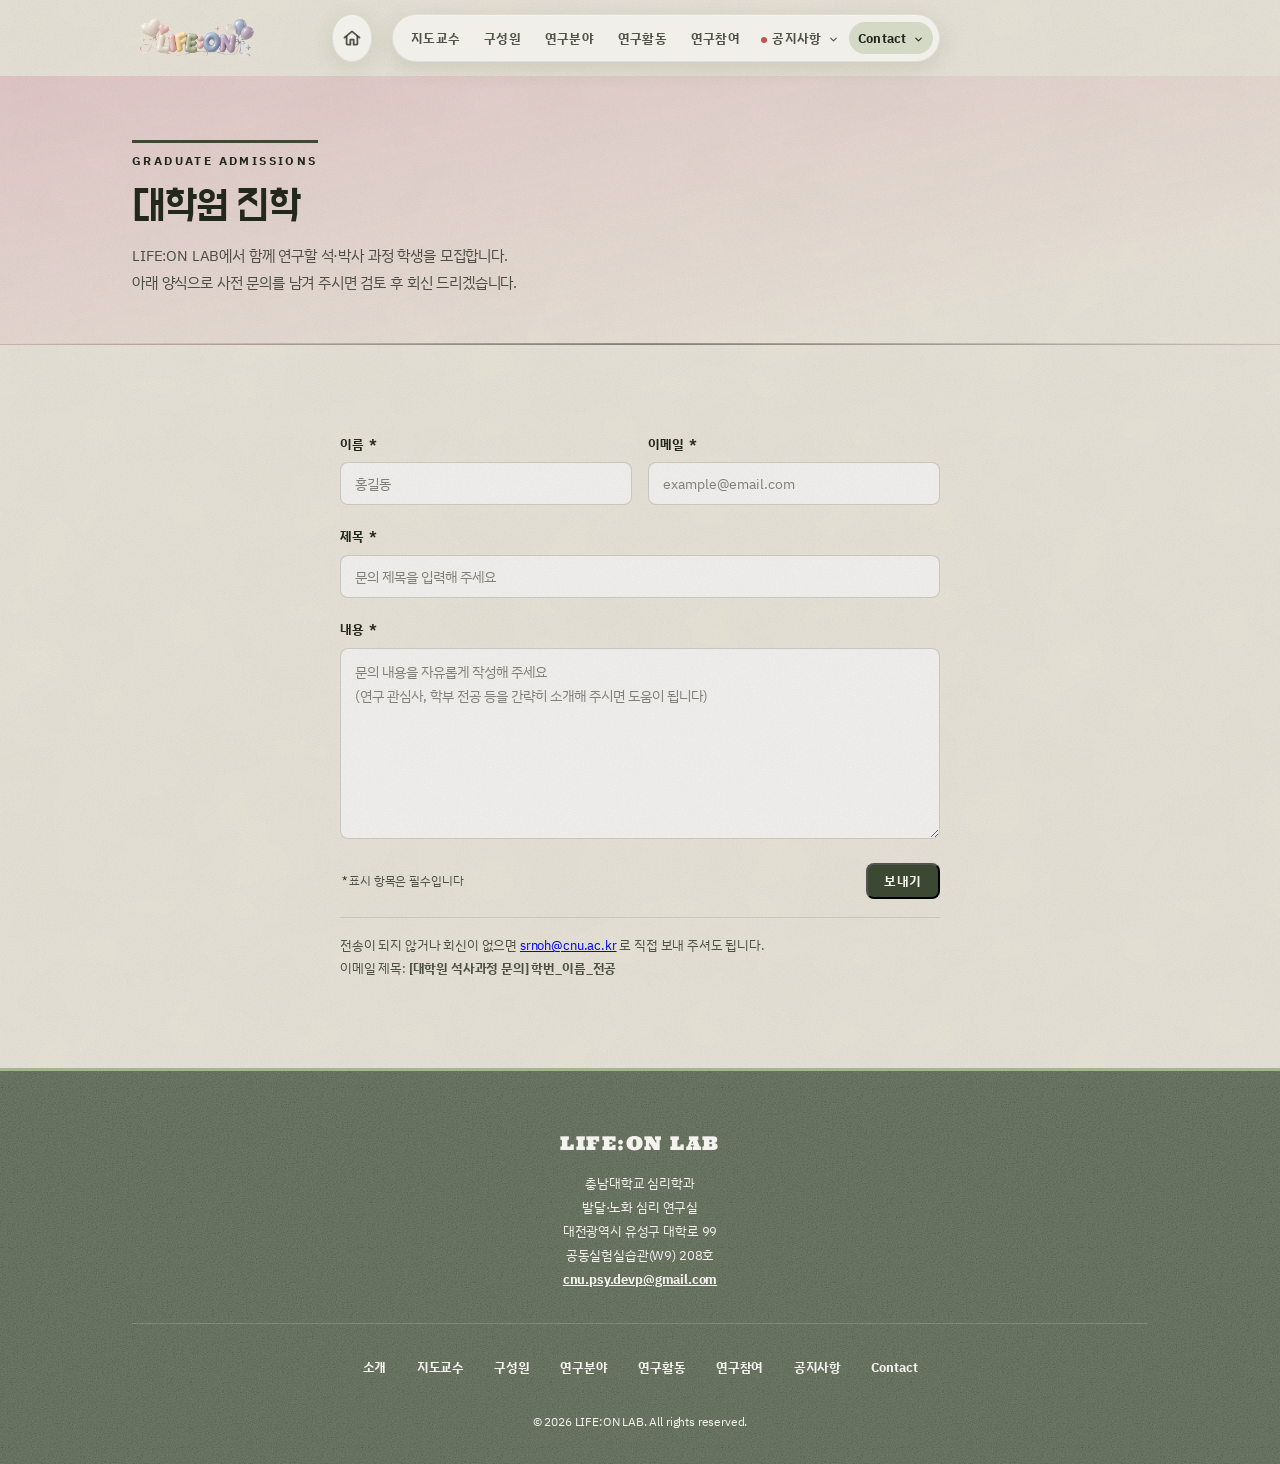
<file: admissions.html>
<!DOCTYPE html>
<html lang="ko">
<head>
    <meta charset="UTF-8">
    <meta name="viewport" content="width=device-width, initial-scale=1.0">
    <title>LIFE:ON LAB — 대학원 진학</title>
    <meta name="description" content="충남대학교 LIFE:ON LAB 대학원 진학 안내 — 심리학과 발달·노화 전공 석·박사 과정 입학 정보.">
    <meta property="og:type" content="website">
    <meta property="og:site_name" content="LIFE:ON LAB — 발달·노화 심리 연구실">
    <meta property="og:title" content="LIFE:ON LAB — 대학원 진학">
    <meta property="og:description" content="충남대학교 LIFE:ON LAB 대학원 진학 안내 — 심리학과 발달·노화 전공 석·박사 과정 입학 정보.">
    <meta property="og:url" content="https://cnupsydevp-lab.github.io/cnupsydevp.github.io/admissions.html">
    <meta property="og:image" content="https://cnupsydevp-lab.github.io/cnupsydevp.github.io/images/og-image-v4.png">
    <meta property="og:image:width" content="1200">
    <meta property="og:image:height" content="630">
    <meta name="twitter:card" content="summary_large_image">
    <link rel="icon" href="favicon-v5.ico" sizes="16x16 32x32 48x48">
    <link rel="icon" type="image/svg+xml" href="favicon-v5.svg">
    <link rel="apple-touch-icon" href="apple-touch-icon-v5.png">
    <link rel="preconnect" href="https://fonts.googleapis.com">
    <link rel="preconnect" href="https://fonts.gstatic.com" crossorigin>
    <link rel="stylesheet" href="https://fonts.googleapis.com/css2?family=Abril+Fatface&family=Black+Han+Sans&family=Do+Hyeon&family=IBM+Plex+Sans+KR:wght@400;700&family=Ultra&display=swap">
    <link rel="stylesheet" href="style.css">
</head>
<body>
<a href="#main-content" class="skip-link">본문으로 바로가기</a>

<header class="site-nav">
    <div class="nav-wrapper">
        <!-- 로고는 두 겹이다: 글자(logo-nav-body) 위에 풍선(logo-nav-balloon)을 겹친 것.
             2026-09-11 로고 교체(LIFE:ON LAB) 이후 풍선 겹은 완전히 빈 캔버스다 —
             새 도안엔 따로 흔들 요소가 없다. 두 파일은 같은 캔버스를 쓰고
             합치면 원본과 픽셀이 같아 멈춰 있어도 이음선이 보이지 않는다 —
             그래서 겹은 그대로 두었다. 2026-09-12 로고 재업로드로 캔버스가
             459×160 → 477×160 으로 바뀌었다(비율 조정, style.css 의 calc 배수도 갱신).
             풍선 쪽은 장식이라 alt 를 비워 두고 글자 쪽이 이름을 읽는다. -->
        <div class="logo"><a href="index.html"><img class="logo-body" src="images/logo/logo-nav-body.png" alt="LIFE:ON LAB" width="477" height="160"><img class="logo-balloon" src="images/logo/logo-nav-balloon.png" alt="" width="477" height="160"></a></div>
        <div class="nav-cluster">
        <a href="index.html" class="nav-home" aria-label="홈">
            <svg viewBox="0 0 24 24" width="20" height="20" fill="none" stroke="currentColor" stroke-width="2.2" stroke-linecap="round" stroke-linejoin="round" aria-hidden="true"><path d="M3 11.5 12 4l9 7.5"></path><path d="M5.5 10v9a1 1 0 0 0 1 1h3.5v-6h4v6H17.5a1 1 0 0 0 1-1v-9"></path></svg>
        </a>
        <nav><ul class="nav-links">
            <li><a href="pi.html">지도교수</a></li>
            <li><a href="members.html">구성원</a></li>
            <li><a href="research.html">연구분야</a></li>
            <li><a href="activities.html"><span class="nav-notif-dot" data-notif="activities" hidden></span>연구활동</a></li>
            <li><a href="participation.html"><span class="nav-notif-dot" data-notif="participation" hidden></span>연구참여</a></li>
            <li class="nav-dropdown">
                <button class="nav-dropdown-btn" aria-expanded="false" aria-haspopup="true"><span class="nav-notif-dot" hidden></span>공지사항 <svg class="nav-arrow" width="11" height="11" viewBox="0 0 24 24" fill="none" stroke="currentColor" stroke-width="2.5" stroke-linecap="round" stroke-linejoin="round" aria-hidden="true"><polyline points="6 9 12 15 18 9"></polyline></svg></button>
                <ul class="nav-dropdown-menu">
                    <li><a href="notices.html"><span class="nav-notif-dot" data-notif="notices" hidden></span>공지사항</a></li>
                    <li><a href="newsletter.html"><span class="nav-notif-dot" data-notif="newsletter" hidden></span>소식지</a></li>
                </ul>
            </li>
            <li class="nav-dropdown">
                <button class="nav-dropdown-btn" aria-expanded="false" aria-haspopup="true">Contact <svg class="nav-arrow" width="11" height="11" viewBox="0 0 24 24" fill="none" stroke="currentColor" stroke-width="2.5" stroke-linecap="round" stroke-linejoin="round" aria-hidden="true"><polyline points="6 9 12 15 18 9"></polyline></svg></button>
                <ul class="nav-dropdown-menu">
                    <li><a href="contact.html">Contact</a></li>
                    <li><a href="admissions.html">대학원 진학</a></li>
                    <li><a href="intern.html">인턴</a></li>
                </ul>
            </li>
        </ul></nav>
        </div>
        <button class="nav-hamburger" id="nav-hamburger" aria-label="메뉴 열기" aria-expanded="false"><span></span><span></span><span></span></button>
    </div>
</header>

<div class="page-header" id="main-content">
    <div class="container">
        <span class="eyebrow">Graduate Admissions</span>
        <h1>대학원 진학</h1>
        <p>LIFE:ON LAB에서 함께 연구할 석·박사 과정 학생을 모집합니다.<br>아래 양식으로 사전 문의를 남겨 주시면 검토 후 회신 드리겠습니다.</p>
    </div>
</div>

<section class="section section-light">
    <div class="container inquiry-section">
        <div class="inquiry-wrap">
            <form class="inquiry-form" id="contact-form" novalidate>
                <input type="hidden" name="type" value="admissions">
                <div class="form-row-2">
                    <div class="form-group">
                        <label class="form-label" for="inq-name">이름 <span class="form-req">*</span></label>
                        <input class="form-control" type="text" id="inq-name" name="name"
                               required placeholder="홍길동" autocomplete="name">
                    </div>
                    <div class="form-group">
                        <label class="form-label" for="inq-email">이메일 <span class="form-req">*</span></label>
                        <input class="form-control" type="email" id="inq-email" name="email"
                               required placeholder="example@email.com" autocomplete="email">
                    </div>
                </div>
                <div class="form-group">
                    <label class="form-label" for="inq-subject">제목 <span class="form-req">*</span></label>
                    <input class="form-control" type="text" id="inq-subject" name="subject"
                           required placeholder="문의 제목을 입력해 주세요">
                </div>
                <div class="form-group">
                    <label class="form-label" for="inq-body">내용 <span class="form-req">*</span></label>
                    <textarea class="form-control form-textarea" id="inq-body" name="message"
                              required rows="7"
                              placeholder="문의 내용을 자유롭게 작성해 주세요&#10;(연구 관심사, 학부 전공 등을 간략히 소개해 주시면 도움이 됩니다)"></textarea>
                </div>
                <input type="text" name="_gotcha" tabindex="-1" autocomplete="off" aria-hidden="true" style="display:none">
                <div class="form-actions">
                    <p class="form-note" id="inq-hint"><span class="form-req">*</span> 표시 항목은 필수입니다</p>
                    <button type="submit" class="btn-primary inq-btn" id="inq-btn">보내기</button>
                </div>
            </form>
            <!-- 전송 결과(성공·실패)는 화면 가운데 알림창으로 떴다 사라진다.
                 그 상자는 contact-form.js 가 만들어 붙이므로 여기엔 자리가 없다.

                 아래 한 줄은 그 알림창과 별개로 늘 떠 있는 대체 경로다 (2026-09-12).
                 이 폼은 다른 출처(웹진 서버)로 보내는 요청이라 그쪽이 내려가면
                 통째로 실패하는데, 전에는 6초짜리 알림창 하나가 전부여서 실패한
                 사람이 다음에 할 일을 화면에서 찾을 수 없었다.
                 주소는 공지사항의 대학원 문의 안내와 같은 것을 쓴다(지도교수). -->
            <p class="form-fallback">전송이 되지 않거나 회신이 없으면
                <a href="mailto:srnoh@cnu.ac.kr">srnoh@cnu.ac.kr</a> 로 직접 보내 주셔도 됩니다.<br>
                이메일 제목: <strong>[대학원 석사과정 문의] 학번_이름_전공</strong></p>
        </div>
    </div>
</section>

<footer class="site-footer">
    <div class="container">
        <div class="footer-inner">
            <div class="footer-brand">
                <span class="footer-logo">LIFE:ON LAB</span>
                <p>충남대학교 심리학과<br>발달·노화 심리 연구실<br>대전광역시 유성구 대학로 99<br>공동실험실습관(W9) 208호<br><a href="mailto:cnu.psy.devp@gmail.com">cnu.psy.devp@gmail.com</a></p>
            </div>
        </div>
        <nav class="footer-nav" aria-label="푸터 메뉴">
            <a href="index.html">소개</a>
            <a href="pi.html">지도교수</a>
            <a href="members.html">구성원</a>
            <a href="research.html">연구분야</a>
            <a href="activities.html">연구활동</a>
            <a href="participation.html">연구참여</a>
            <a href="notices.html">공지사항</a>
            <a href="contact.html">Contact</a>
        </nav>
        <p class="footer-copy">&copy; 2026 LIFE:ON LAB. All rights reserved.</p>
    </div>
</footer>

<script src="posts.js"></script>
<script src="script.js"></script>
<!-- 문의 폼 전송 — intern.html 과 같은 파일을 쓴다 (contact-form.js 머리말 참고) -->
<script src="contact-form.js"></script>
</body>
</html>
</file>
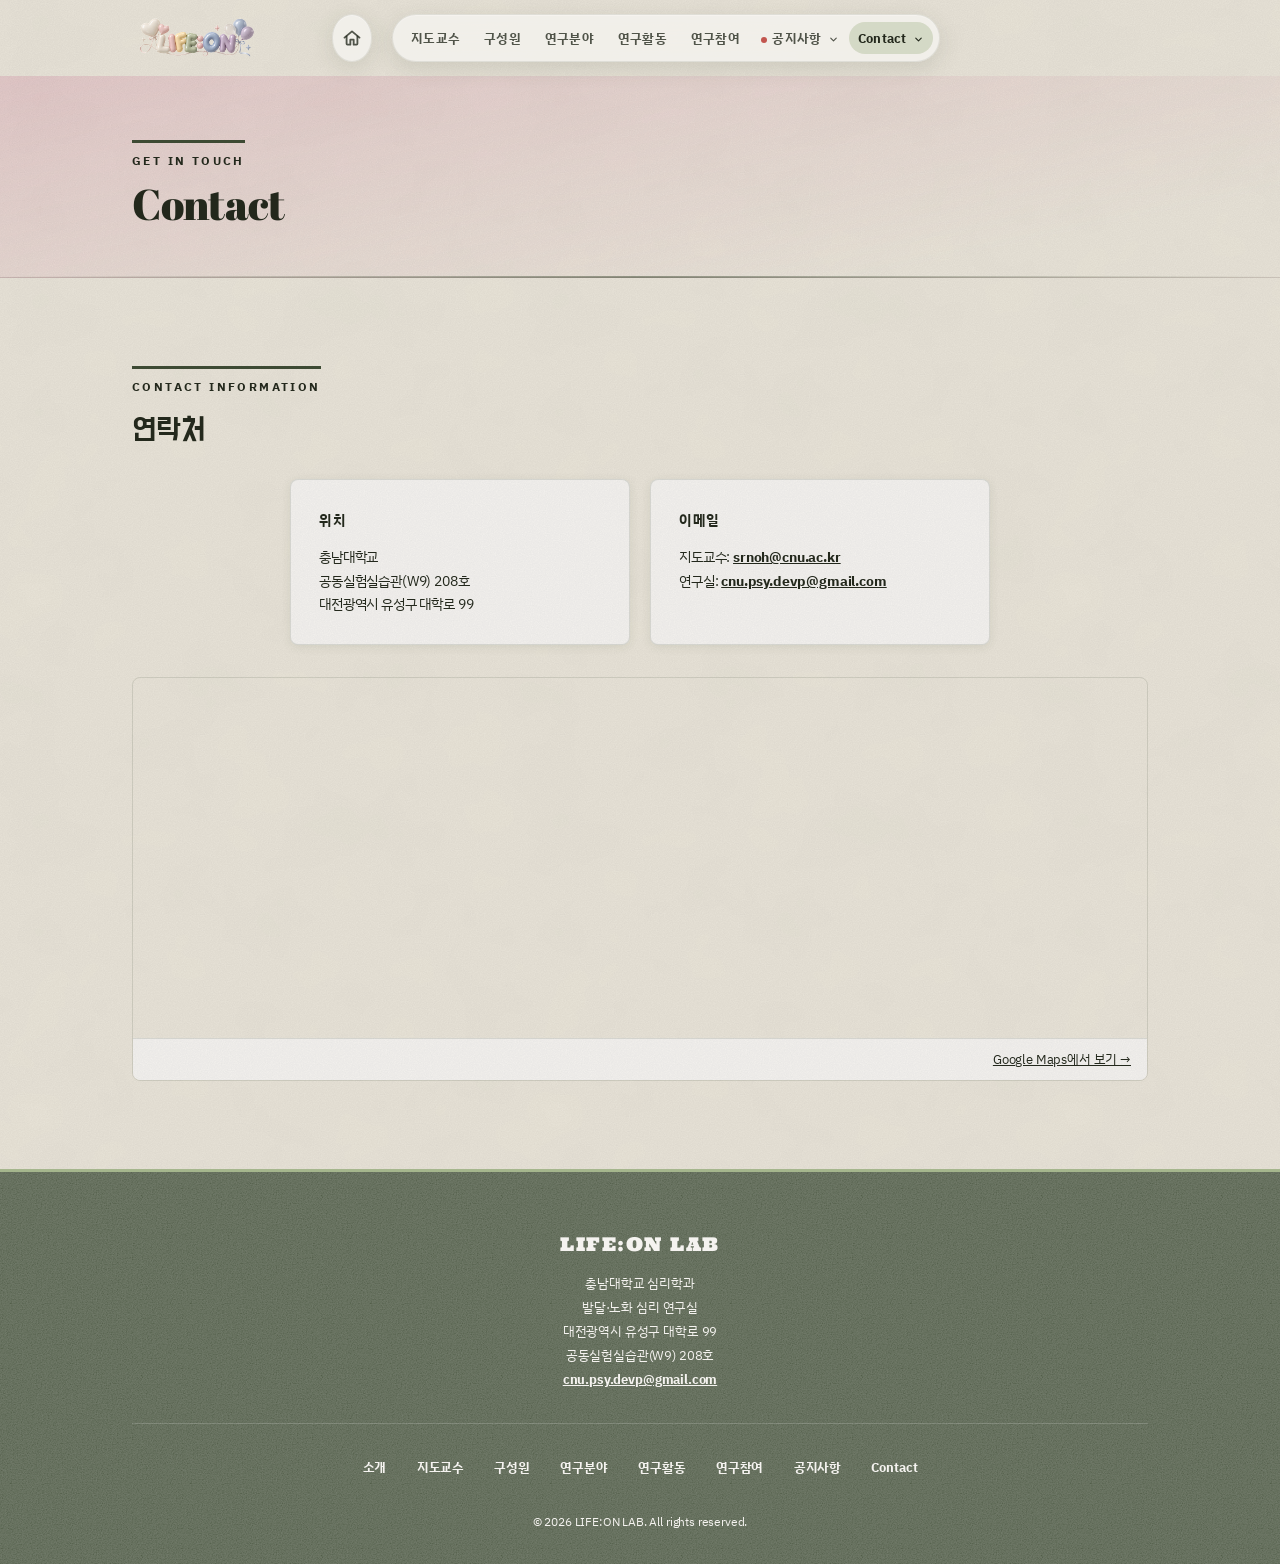
<file: contact.html>
<!DOCTYPE html>
<html lang="ko">
<head>
    <meta charset="UTF-8">
    <meta name="viewport" content="width=device-width, initial-scale=1.0">
    <title>LIFE:ON LAB — Contact</title>
    <meta name="description" content="LIFE:ON LAB 연락처 및 오시는 길 — 충남대학교 공동실험실습관(W9) 208호.">
    <meta property="og:type" content="website">
    <meta property="og:site_name" content="LIFE:ON LAB — 발달·노화 심리 연구실">
    <meta property="og:title" content="LIFE:ON LAB — Contact">
    <meta property="og:description" content="LIFE:ON LAB 연락처 및 오시는 길 — 충남대학교 공동실험실습관(W9) 208호.">
    <meta property="og:url" content="https://cnupsydevp-lab.github.io/cnupsydevp.github.io/contact.html">
    <meta property="og:image" content="https://cnupsydevp-lab.github.io/cnupsydevp.github.io/images/og-image-v4.png">
    <meta property="og:image:width" content="1200">
    <meta property="og:image:height" content="630">
    <meta name="twitter:card" content="summary_large_image">
    <link rel="icon" href="favicon-v5.ico" sizes="16x16 32x32 48x48">
    <link rel="icon" type="image/svg+xml" href="favicon-v5.svg">
    <link rel="apple-touch-icon" href="apple-touch-icon-v5.png">
    <link rel="preconnect" href="https://fonts.googleapis.com">
    <link rel="preconnect" href="https://fonts.gstatic.com" crossorigin>
    <link rel="stylesheet" href="https://fonts.googleapis.com/css2?family=Abril+Fatface&family=Black+Han+Sans&family=Do+Hyeon&family=IBM+Plex+Sans+KR:wght@400;700&family=Ultra&display=swap">
    <link rel="stylesheet" href="style.css">
</head>
<body>
<a href="#main-content" class="skip-link">본문으로 바로가기</a>

<header class="site-nav">
    <div class="nav-wrapper">
        <!-- 로고는 두 겹이다: 글자(logo-nav-body) 위에 풍선(logo-nav-balloon)을 겹친 것.
             2026-09-11 로고 교체(LIFE:ON LAB) 이후 풍선 겹은 완전히 빈 캔버스다 —
             새 도안엔 따로 흔들 요소가 없다. 두 파일은 같은 캔버스를 쓰고
             합치면 원본과 픽셀이 같아 멈춰 있어도 이음선이 보이지 않는다 —
             그래서 겹은 그대로 두었다. 2026-09-12 로고 재업로드로 캔버스가
             459×160 → 477×160 으로 바뀌었다(비율 조정, style.css 의 calc 배수도 갱신).
             풍선 쪽은 장식이라 alt 를 비워 두고 글자 쪽이 이름을 읽는다. -->
        <div class="logo"><a href="index.html"><img class="logo-body" src="images/logo/logo-nav-body.png" alt="LIFE:ON LAB" width="477" height="160"><img class="logo-balloon" src="images/logo/logo-nav-balloon.png" alt="" width="477" height="160"></a></div>
        <div class="nav-cluster">
        <a href="index.html" class="nav-home" aria-label="홈">
            <svg viewBox="0 0 24 24" width="20" height="20" fill="none" stroke="currentColor" stroke-width="2.2" stroke-linecap="round" stroke-linejoin="round" aria-hidden="true"><path d="M3 11.5 12 4l9 7.5"></path><path d="M5.5 10v9a1 1 0 0 0 1 1h3.5v-6h4v6H17.5a1 1 0 0 0 1-1v-9"></path></svg>
        </a>
        <nav><ul class="nav-links">
            <li><a href="pi.html">지도교수</a></li>
            <li><a href="members.html">구성원</a></li>
            <li><a href="research.html">연구분야</a></li>
            <li><a href="activities.html"><span class="nav-notif-dot" data-notif="activities" hidden></span>연구활동</a></li>
            <li><a href="participation.html"><span class="nav-notif-dot" data-notif="participation" hidden></span>연구참여</a></li>
            <li class="nav-dropdown">
                <button class="nav-dropdown-btn" aria-expanded="false" aria-haspopup="true"><span class="nav-notif-dot" hidden></span>공지사항 <svg class="nav-arrow" width="11" height="11" viewBox="0 0 24 24" fill="none" stroke="currentColor" stroke-width="2.5" stroke-linecap="round" stroke-linejoin="round" aria-hidden="true"><polyline points="6 9 12 15 18 9"></polyline></svg></button>
                <ul class="nav-dropdown-menu">
                    <li><a href="notices.html"><span class="nav-notif-dot" data-notif="notices" hidden></span>공지사항</a></li>
                    <li><a href="newsletter.html"><span class="nav-notif-dot" data-notif="newsletter" hidden></span>소식지</a></li>
                </ul>
            </li>
            <li class="nav-dropdown">
                <button class="nav-dropdown-btn" aria-expanded="false" aria-haspopup="true">Contact <svg class="nav-arrow" width="11" height="11" viewBox="0 0 24 24" fill="none" stroke="currentColor" stroke-width="2.5" stroke-linecap="round" stroke-linejoin="round" aria-hidden="true"><polyline points="6 9 12 15 18 9"></polyline></svg></button>
                <ul class="nav-dropdown-menu">
                    <li><a href="contact.html">Contact</a></li>
                    <li><a href="admissions.html">대학원 진학</a></li>
                    <li><a href="intern.html">인턴</a></li>
                </ul>
            </li>
        </ul></nav>
        </div>
        <button class="nav-hamburger" id="nav-hamburger" aria-label="메뉴 열기" aria-expanded="false"><span></span><span></span><span></span></button>
    </div>
</header>

<div class="page-header" id="main-content">
    <div class="container">
        <span class="eyebrow">Get in Touch</span>
        <h1>Contact</h1>
    </div>
</div>

<section class="section section-light">
    <div class="container">
        <span class="eyebrow section-eyebrow">Contact Information</span>
        <h2 class="section-title">연락처</h2>
        <div class="info-grid info-grid-center u-mt-2">
            <div class="info-card">
                <h3>위치</h3>
                <p>충남대학교<br>공동실험실습관(W9) 208호<br>대전광역시 유성구 대학로 99</p>
            </div>
            <div class="info-card">
                <h3>이메일</h3>
                <p>지도교수: <a href="mailto:srnoh@cnu.ac.kr">srnoh@cnu.ac.kr</a><br>연구실: <a href="mailto:cnu.psy.devp@gmail.com">cnu.psy.devp@gmail.com</a></p>
            </div>
        </div>

        <div class="map-wrap">
            <iframe
                src="https://maps.google.com/maps?q=36.3687423,127.3410231&z=17&output=embed"
                width="100%"
                height="360"
                frameborder="0"
                allowfullscreen
                loading="lazy"
                title="연구실 위치 지도">
            </iframe>
            <a class="map-link" href="https://maps.app.goo.gl/8v7o3LGwdNgTKTLm6" target="_blank" rel="noopener">
                Google Maps에서 보기 →
            </a>
        </div>
    </div>
</section>


<footer class="site-footer">
    <div class="container">
        <div class="footer-inner">
            <div class="footer-brand">
                <span class="footer-logo">LIFE:ON LAB</span>
                <p>충남대학교 심리학과<br>발달·노화 심리 연구실<br>대전광역시 유성구 대학로 99<br>공동실험실습관(W9) 208호<br><a href="mailto:cnu.psy.devp@gmail.com">cnu.psy.devp@gmail.com</a></p>
            </div>
        </div>
        <nav class="footer-nav" aria-label="푸터 메뉴">
            <a href="index.html">소개</a>
            <a href="pi.html">지도교수</a>
            <a href="members.html">구성원</a>
            <a href="research.html">연구분야</a>
            <a href="activities.html">연구활동</a>
            <a href="participation.html">연구참여</a>
            <a href="notices.html">공지사항</a>
            <a href="contact.html">Contact</a>
        </nav>
        <p class="footer-copy">&copy; 2026 LIFE:ON LAB. All rights reserved.</p>
    </div>
</footer>

<script src="posts.js"></script>
<script src="script.js"></script>
</body>
</html>
</file>
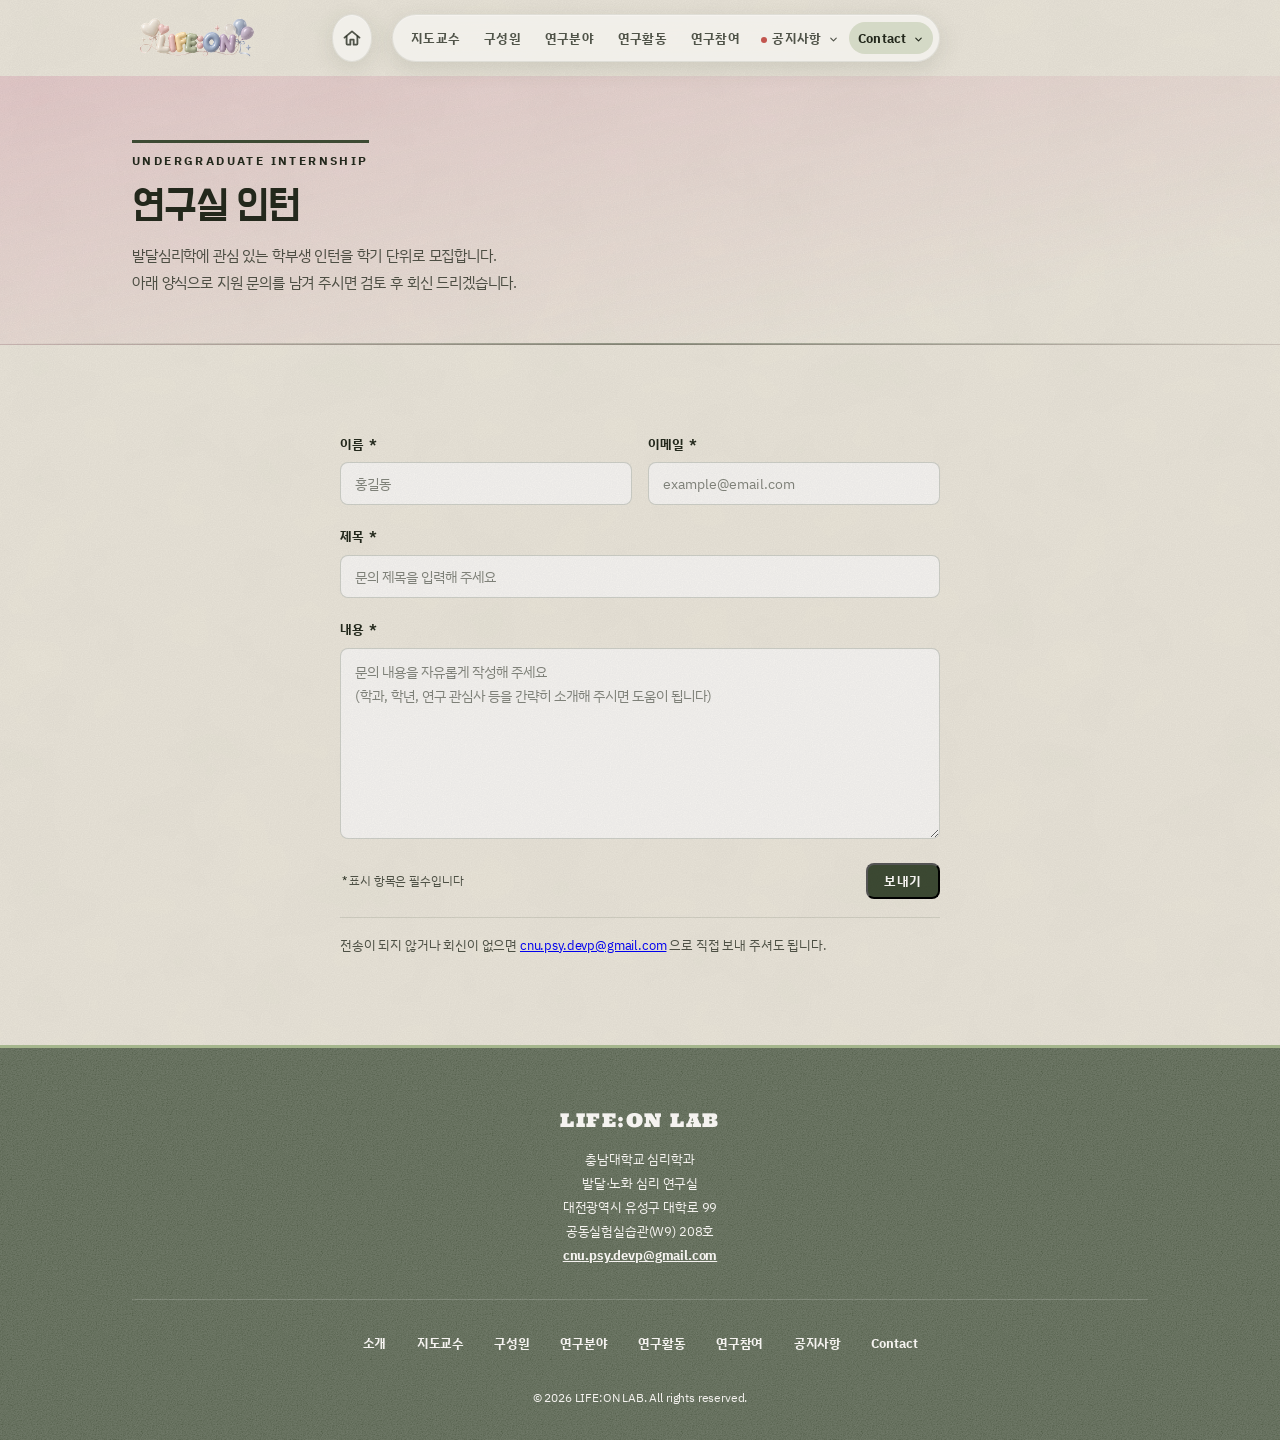
<file: intern.html>
<!DOCTYPE html>
<html lang="ko">
<head>
    <meta charset="UTF-8">
    <meta name="viewport" content="width=device-width, initial-scale=1.0">
    <title>LIFE:ON LAB — 연구실 인턴</title>
    <meta name="description" content="LIFE:ON LAB 학부생 인턴 모집 안내 — 연구 보조, 실험 참여, 지원 방법.">
    <meta property="og:type" content="website">
    <meta property="og:site_name" content="LIFE:ON LAB — 발달·노화 심리 연구실">
    <meta property="og:title" content="LIFE:ON LAB — 연구실 인턴">
    <meta property="og:description" content="LIFE:ON LAB 학부생 인턴 모집 안내 — 연구 보조, 실험 참여, 지원 방법.">
    <meta property="og:url" content="https://cnupsydevp-lab.github.io/cnupsydevp.github.io/intern.html">
    <meta property="og:image" content="https://cnupsydevp-lab.github.io/cnupsydevp.github.io/images/og-image-v4.png">
    <meta property="og:image:width" content="1200">
    <meta property="og:image:height" content="630">
    <meta name="twitter:card" content="summary_large_image">
    <link rel="icon" href="favicon-v5.ico" sizes="16x16 32x32 48x48">
    <link rel="icon" type="image/svg+xml" href="favicon-v5.svg">
    <link rel="apple-touch-icon" href="apple-touch-icon-v5.png">
    <link rel="preconnect" href="https://fonts.googleapis.com">
    <link rel="preconnect" href="https://fonts.gstatic.com" crossorigin>
    <link rel="stylesheet" href="https://fonts.googleapis.com/css2?family=Abril+Fatface&family=Black+Han+Sans&family=Do+Hyeon&family=IBM+Plex+Sans+KR:wght@400;700&family=Ultra&display=swap">
    <link rel="stylesheet" href="style.css">
</head>
<body>
<a href="#main-content" class="skip-link">본문으로 바로가기</a>

<header class="site-nav">
    <div class="nav-wrapper">
        <!-- 로고는 두 겹이다: 글자(logo-nav-body) 위에 풍선(logo-nav-balloon)을 겹친 것.
             2026-09-11 로고 교체(LIFE:ON LAB) 이후 풍선 겹은 완전히 빈 캔버스다 —
             새 도안엔 따로 흔들 요소가 없다. 두 파일은 같은 캔버스를 쓰고
             합치면 원본과 픽셀이 같아 멈춰 있어도 이음선이 보이지 않는다 —
             그래서 겹은 그대로 두었다. 2026-09-12 로고 재업로드로 캔버스가
             459×160 → 477×160 으로 바뀌었다(비율 조정, style.css 의 calc 배수도 갱신).
             풍선 쪽은 장식이라 alt 를 비워 두고 글자 쪽이 이름을 읽는다. -->
        <div class="logo"><a href="index.html"><img class="logo-body" src="images/logo/logo-nav-body.png" alt="LIFE:ON LAB" width="477" height="160"><img class="logo-balloon" src="images/logo/logo-nav-balloon.png" alt="" width="477" height="160"></a></div>
        <div class="nav-cluster">
        <a href="index.html" class="nav-home" aria-label="홈">
            <svg viewBox="0 0 24 24" width="20" height="20" fill="none" stroke="currentColor" stroke-width="2.2" stroke-linecap="round" stroke-linejoin="round" aria-hidden="true"><path d="M3 11.5 12 4l9 7.5"></path><path d="M5.5 10v9a1 1 0 0 0 1 1h3.5v-6h4v6H17.5a1 1 0 0 0 1-1v-9"></path></svg>
        </a>
        <nav><ul class="nav-links">
            <li><a href="pi.html">지도교수</a></li>
            <li><a href="members.html">구성원</a></li>
            <li><a href="research.html">연구분야</a></li>
            <li><a href="activities.html"><span class="nav-notif-dot" data-notif="activities" hidden></span>연구활동</a></li>
            <li><a href="participation.html"><span class="nav-notif-dot" data-notif="participation" hidden></span>연구참여</a></li>
            <li class="nav-dropdown">
                <button class="nav-dropdown-btn" aria-expanded="false" aria-haspopup="true"><span class="nav-notif-dot" hidden></span>공지사항 <svg class="nav-arrow" width="11" height="11" viewBox="0 0 24 24" fill="none" stroke="currentColor" stroke-width="2.5" stroke-linecap="round" stroke-linejoin="round" aria-hidden="true"><polyline points="6 9 12 15 18 9"></polyline></svg></button>
                <ul class="nav-dropdown-menu">
                    <li><a href="notices.html"><span class="nav-notif-dot" data-notif="notices" hidden></span>공지사항</a></li>
                    <li><a href="newsletter.html"><span class="nav-notif-dot" data-notif="newsletter" hidden></span>소식지</a></li>
                </ul>
            </li>
            <li class="nav-dropdown">
                <button class="nav-dropdown-btn" aria-expanded="false" aria-haspopup="true">Contact <svg class="nav-arrow" width="11" height="11" viewBox="0 0 24 24" fill="none" stroke="currentColor" stroke-width="2.5" stroke-linecap="round" stroke-linejoin="round" aria-hidden="true"><polyline points="6 9 12 15 18 9"></polyline></svg></button>
                <ul class="nav-dropdown-menu">
                    <li><a href="contact.html">Contact</a></li>
                    <li><a href="admissions.html">대학원 진학</a></li>
                    <li><a href="intern.html">인턴</a></li>
                </ul>
            </li>
        </ul></nav>
        </div>
        <button class="nav-hamburger" id="nav-hamburger" aria-label="메뉴 열기" aria-expanded="false"><span></span><span></span><span></span></button>
    </div>
</header>

<div class="page-header" id="main-content">
    <div class="container">
        <span class="eyebrow">Undergraduate Internship</span>
        <h1>연구실 인턴</h1>
        <p>발달심리학에 관심 있는 학부생 인턴을 학기 단위로 모집합니다.<br>아래 양식으로 지원 문의를 남겨 주시면 검토 후 회신 드리겠습니다.</p>
    </div>
</div>

<section class="section section-light">
    <div class="container inquiry-section">
        <div class="inquiry-wrap">
            <form class="inquiry-form" id="contact-form" novalidate>
                <input type="hidden" name="type" value="intern">
                <div class="form-row-2">
                    <div class="form-group">
                        <label class="form-label" for="inq-name">이름 <span class="form-req">*</span></label>
                        <input class="form-control" type="text" id="inq-name" name="name"
                               required placeholder="홍길동" autocomplete="name">
                    </div>
                    <div class="form-group">
                        <label class="form-label" for="inq-email">이메일 <span class="form-req">*</span></label>
                        <input class="form-control" type="email" id="inq-email" name="email"
                               required placeholder="example@email.com" autocomplete="email">
                    </div>
                </div>
                <div class="form-group">
                    <label class="form-label" for="inq-subject">제목 <span class="form-req">*</span></label>
                    <input class="form-control" type="text" id="inq-subject" name="subject"
                           required placeholder="문의 제목을 입력해 주세요">
                </div>
                <div class="form-group">
                    <label class="form-label" for="inq-body">내용 <span class="form-req">*</span></label>
                    <textarea class="form-control form-textarea" id="inq-body" name="message"
                              required rows="7"
                              placeholder="문의 내용을 자유롭게 작성해 주세요&#10;(학과, 학년, 연구 관심사 등을 간략히 소개해 주시면 도움이 됩니다)"></textarea>
                </div>
                <input type="text" name="_gotcha" tabindex="-1" autocomplete="off" aria-hidden="true" style="display:none">
                <div class="form-actions">
                    <p class="form-note" id="inq-hint"><span class="form-req">*</span> 표시 항목은 필수입니다</p>
                    <button type="submit" class="btn-primary inq-btn" id="inq-btn">보내기</button>
                </div>
            </form>
            <!-- 전송 결과(성공·실패)는 화면 가운데 알림창으로 떴다 사라진다.
                 그 상자는 contact-form.js 가 만들어 붙이므로 여기엔 자리가 없다.

                 아래 한 줄은 그 알림창과 별개로 늘 떠 있는 대체 경로다 (2026-09-12).
                 이 폼은 다른 출처(웹진 서버)로 보내는 요청이라 그쪽이 내려가면
                 통째로 실패하는데, 전에는 6초짜리 알림창 하나가 전부여서 실패한
                 사람이 다음에 할 일을 화면에서 찾을 수 없었다.
                 인턴 문의는 연구실 공용 주소로 받는다 (푸터·Contact 와 같은 주소).
                 admissions.html 은 공지의 안내를 따라 지도교수 주소를 쓴다. -->
            <p class="form-fallback">전송이 되지 않거나 회신이 없으면
                <a href="mailto:cnu.psy.devp@gmail.com">cnu.psy.devp@gmail.com</a> 으로 직접 보내 주셔도 됩니다.</p>
        </div>
    </div>
</section>

<footer class="site-footer">
    <div class="container">
        <div class="footer-inner">
            <div class="footer-brand">
                <span class="footer-logo">LIFE:ON LAB</span>
                <p>충남대학교 심리학과<br>발달·노화 심리 연구실<br>대전광역시 유성구 대학로 99<br>공동실험실습관(W9) 208호<br><a href="mailto:cnu.psy.devp@gmail.com">cnu.psy.devp@gmail.com</a></p>
            </div>
        </div>
        <nav class="footer-nav" aria-label="푸터 메뉴">
            <a href="index.html">소개</a>
            <a href="pi.html">지도교수</a>
            <a href="members.html">구성원</a>
            <a href="research.html">연구분야</a>
            <a href="activities.html">연구활동</a>
            <a href="participation.html">연구참여</a>
            <a href="notices.html">공지사항</a>
            <a href="contact.html">Contact</a>
        </nav>
        <p class="footer-copy">&copy; 2026 LIFE:ON LAB. All rights reserved.</p>
    </div>
</footer>

<script src="posts.js"></script>
<script src="script.js"></script>
<!-- 문의 폼 전송 — admissions.html 과 같은 파일을 쓴다 (contact-form.js 머리말 참고) -->
<script src="contact-form.js"></script>
</body>
</html>
</file>
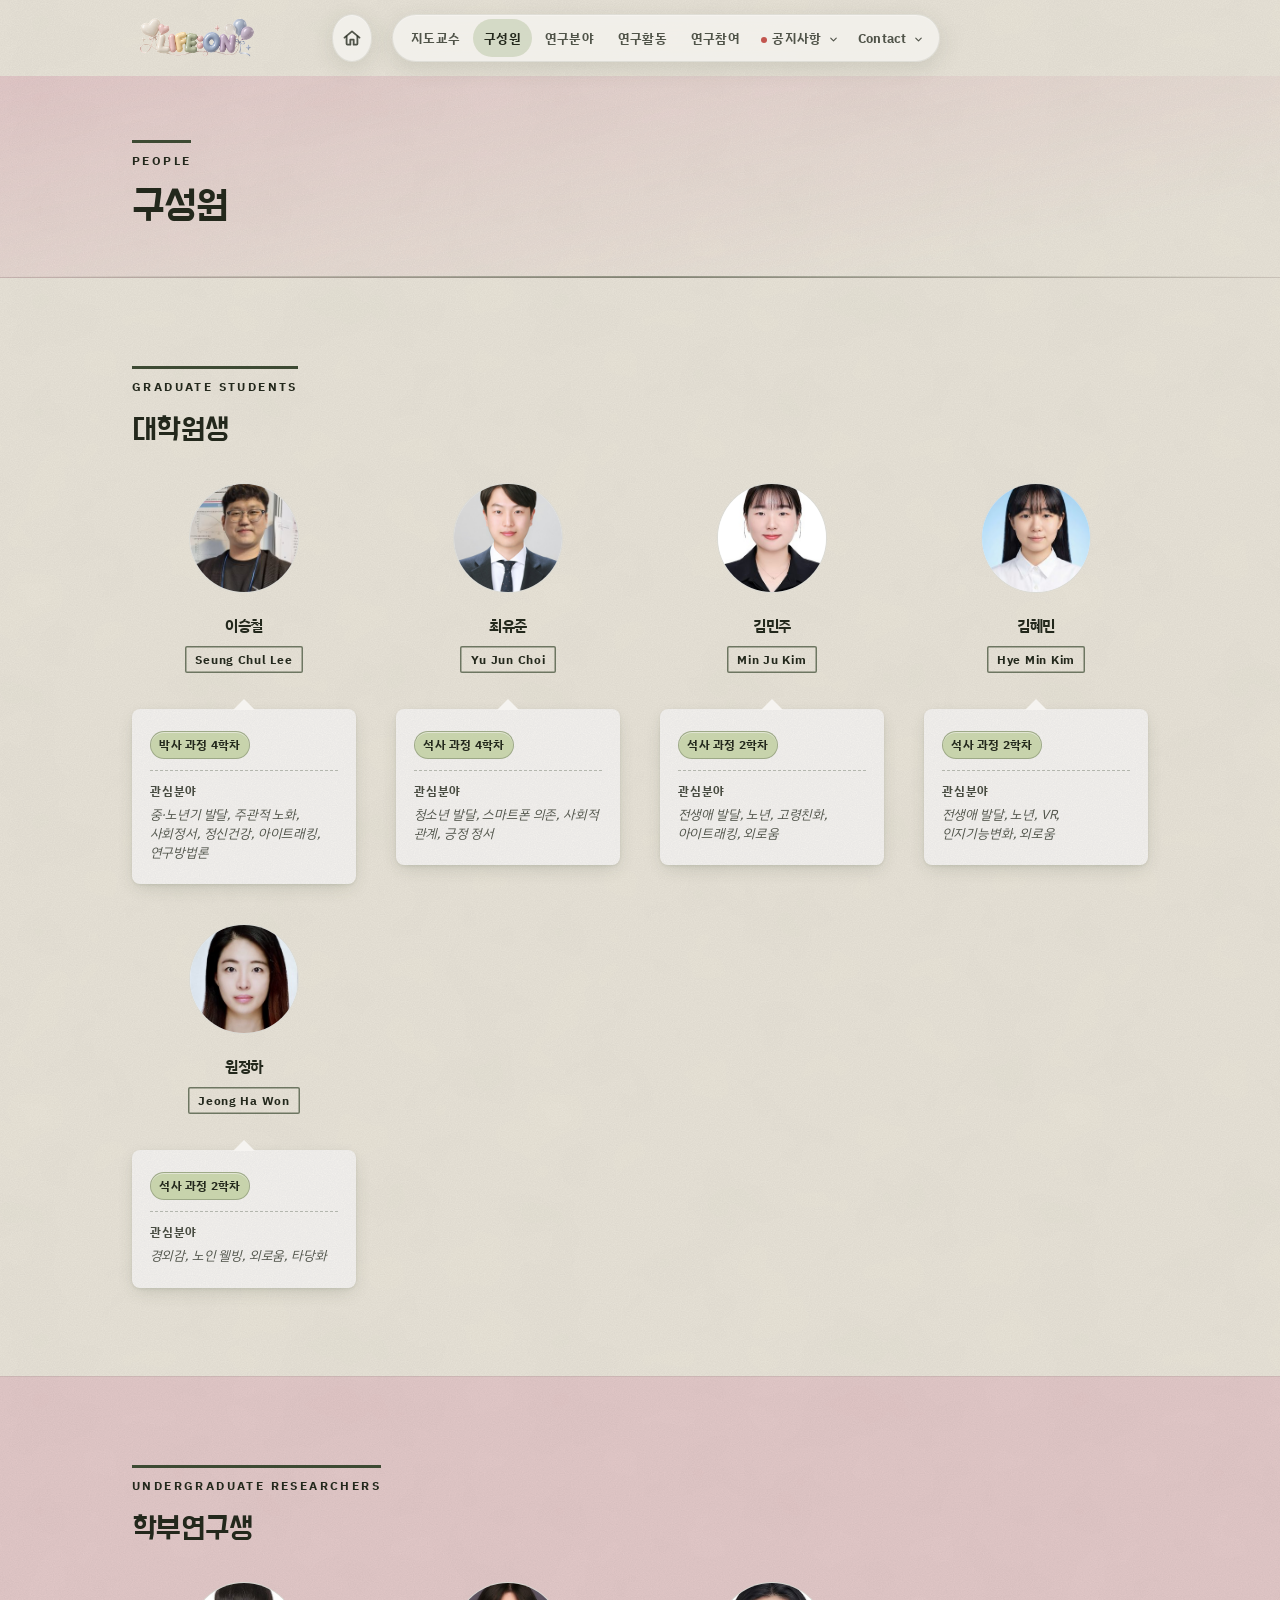
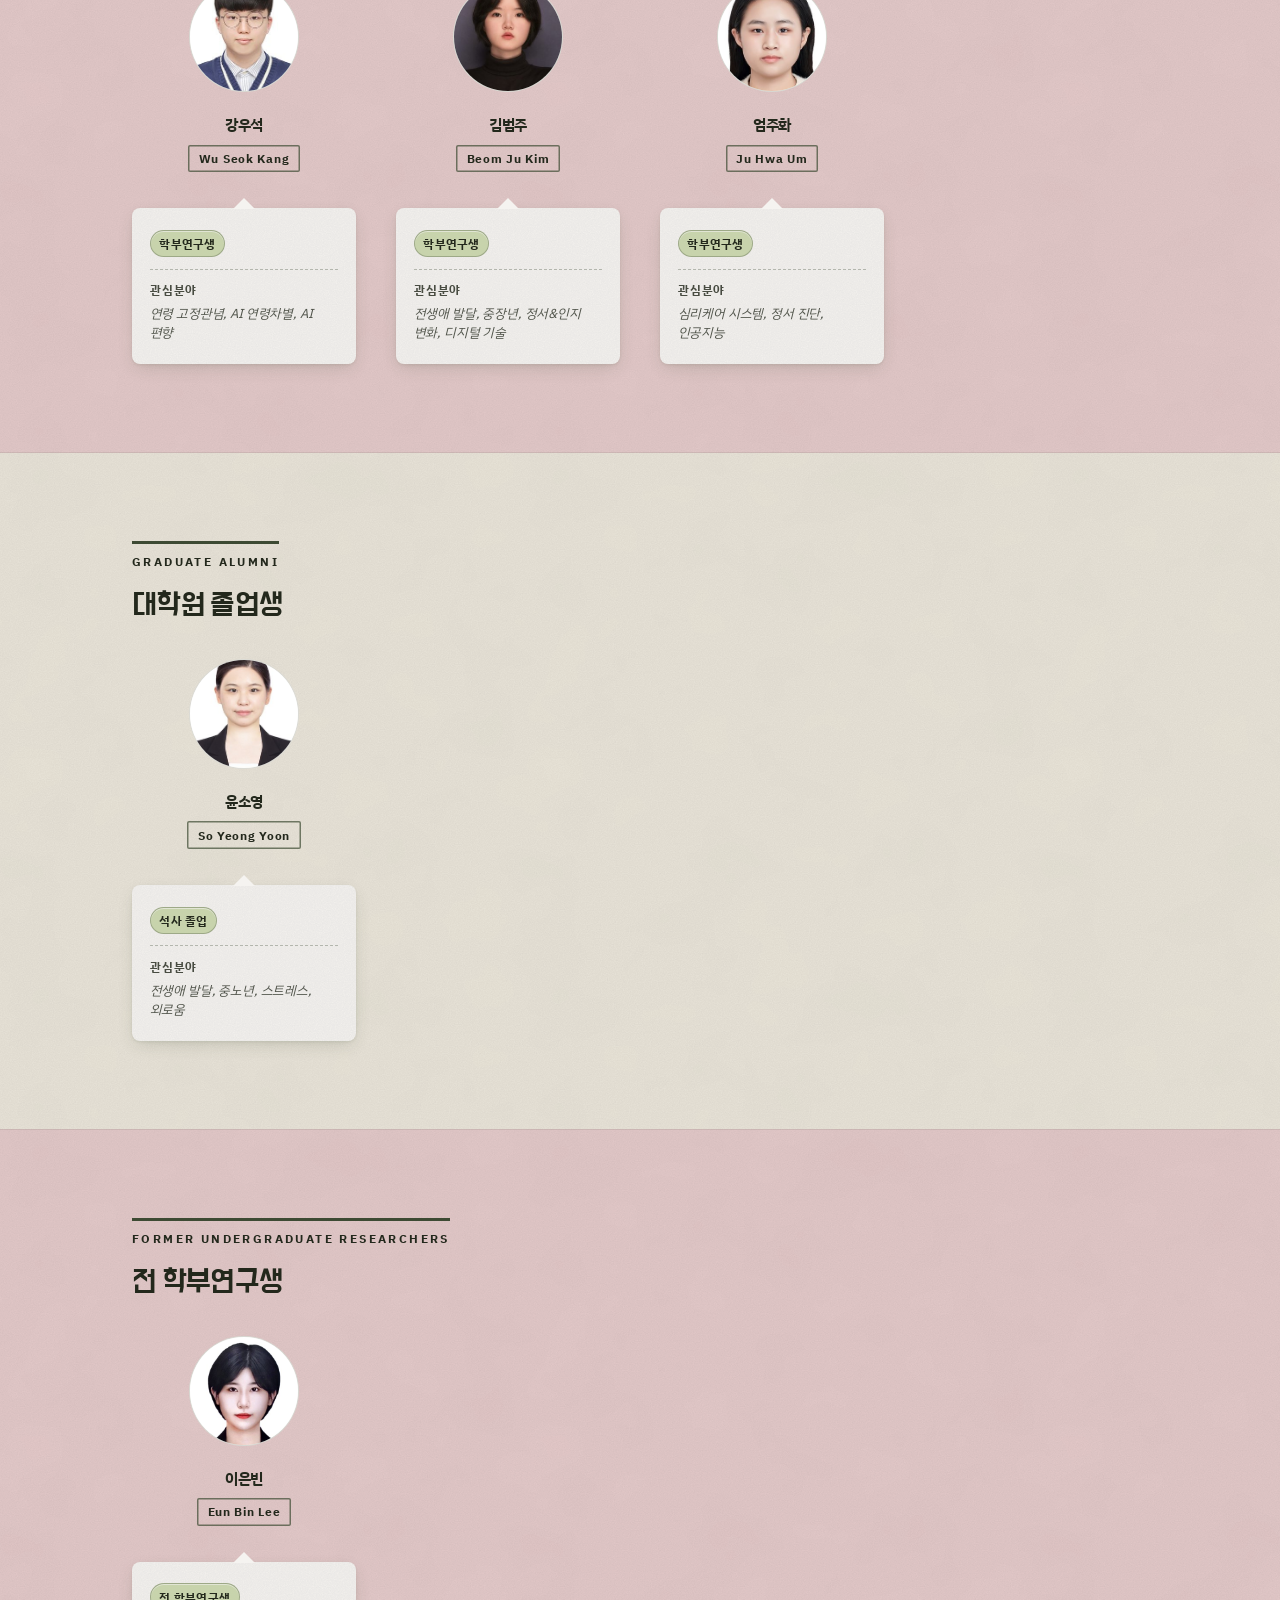
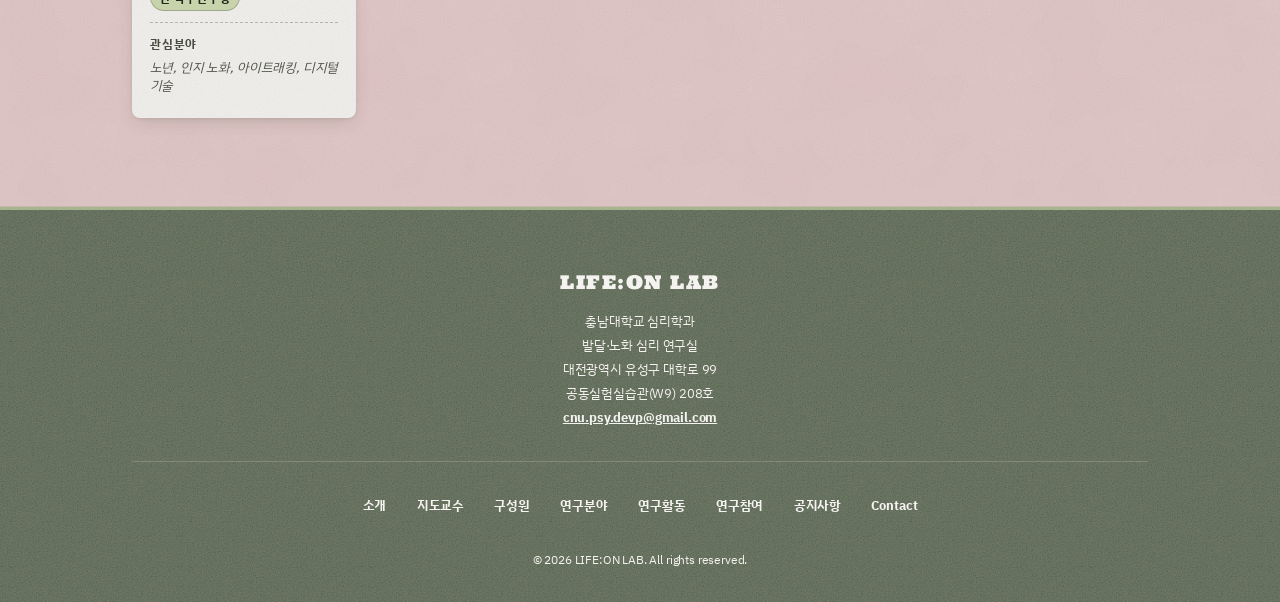
<file: members.html>
<!DOCTYPE html>
<html lang="ko">
<head>
    <meta charset="UTF-8">
    <meta name="viewport" content="width=device-width, initial-scale=1.0">
    <title>LIFE:ON LAB — 구성원</title>
    <meta name="description" content="LIFE:ON LAB 구성원 소개 — 박사·석사 대학원생 및 학부연구생.">
    <meta property="og:type" content="website">
    <meta property="og:site_name" content="LIFE:ON LAB — 발달·노화 심리 연구실">
    <meta property="og:title" content="LIFE:ON LAB — 구성원">
    <meta property="og:description" content="LIFE:ON LAB 구성원 소개 — 박사·석사 대학원생 및 학부연구생.">
    <meta property="og:url" content="https://cnupsydevp-lab.github.io/cnupsydevp.github.io/members.html">
    <meta property="og:image" content="https://cnupsydevp-lab.github.io/cnupsydevp.github.io/images/og-image-v4.png">
    <meta property="og:image:width" content="1200">
    <meta property="og:image:height" content="630">
    <meta name="twitter:card" content="summary_large_image">
    <link rel="icon" href="favicon-v5.ico" sizes="16x16 32x32 48x48">
    <link rel="icon" type="image/svg+xml" href="favicon-v5.svg">
    <link rel="apple-touch-icon" href="apple-touch-icon-v5.png">
    <link rel="preconnect" href="https://fonts.googleapis.com">
    <link rel="preconnect" href="https://fonts.gstatic.com" crossorigin>
    <link rel="stylesheet" href="https://fonts.googleapis.com/css2?family=Abril+Fatface&family=Black+Han+Sans&family=Do+Hyeon&family=IBM+Plex+Sans+KR:wght@400;700&family=Ultra&display=swap">
    <link rel="stylesheet" href="style.css">
</head>
<body>
<a href="#main-content" class="skip-link">본문으로 바로가기</a>

<header class="site-nav">
    <div class="nav-wrapper">
        <!-- 로고는 두 겹이다: 글자(logo-nav-body) 위에 풍선(logo-nav-balloon)을 겹친 것.
             2026-09-11 로고 교체(LIFE:ON LAB) 이후 풍선 겹은 완전히 빈 캔버스다 —
             새 도안엔 따로 흔들 요소가 없다. 두 파일은 같은 캔버스를 쓰고
             합치면 원본과 픽셀이 같아 멈춰 있어도 이음선이 보이지 않는다 —
             그래서 겹은 그대로 두었다. 2026-09-12 로고 재업로드로 캔버스가
             459×160 → 477×160 으로 바뀌었다(비율 조정, style.css 의 calc 배수도 갱신).
             풍선 쪽은 장식이라 alt 를 비워 두고 글자 쪽이 이름을 읽는다. -->
        <div class="logo"><a href="index.html"><img class="logo-body" src="images/logo/logo-nav-body.png" alt="LIFE:ON LAB" width="477" height="160"><img class="logo-balloon" src="images/logo/logo-nav-balloon.png" alt="" width="477" height="160"></a></div>
        <div class="nav-cluster">
        <a href="index.html" class="nav-home" aria-label="홈">
            <svg viewBox="0 0 24 24" width="20" height="20" fill="none" stroke="currentColor" stroke-width="2.2" stroke-linecap="round" stroke-linejoin="round" aria-hidden="true"><path d="M3 11.5 12 4l9 7.5"></path><path d="M5.5 10v9a1 1 0 0 0 1 1h3.5v-6h4v6H17.5a1 1 0 0 0 1-1v-9"></path></svg>
        </a>
        <nav><ul class="nav-links">
            <li><a href="pi.html">지도교수</a></li>
            <li><a href="members.html">구성원</a></li>
            <li><a href="research.html">연구분야</a></li>
            <li><a href="activities.html"><span class="nav-notif-dot" data-notif="activities" hidden></span>연구활동</a></li>
            <li><a href="participation.html"><span class="nav-notif-dot" data-notif="participation" hidden></span>연구참여</a></li>
            <li class="nav-dropdown">
                <button class="nav-dropdown-btn" aria-expanded="false" aria-haspopup="true"><span class="nav-notif-dot" hidden></span>공지사항 <svg class="nav-arrow" width="11" height="11" viewBox="0 0 24 24" fill="none" stroke="currentColor" stroke-width="2.5" stroke-linecap="round" stroke-linejoin="round" aria-hidden="true"><polyline points="6 9 12 15 18 9"></polyline></svg></button>
                <ul class="nav-dropdown-menu">
                    <li><a href="notices.html"><span class="nav-notif-dot" data-notif="notices" hidden></span>공지사항</a></li>
                    <li><a href="newsletter.html"><span class="nav-notif-dot" data-notif="newsletter" hidden></span>소식지</a></li>
                </ul>
            </li>
            <li class="nav-dropdown">
                <button class="nav-dropdown-btn" aria-expanded="false" aria-haspopup="true">Contact <svg class="nav-arrow" width="11" height="11" viewBox="0 0 24 24" fill="none" stroke="currentColor" stroke-width="2.5" stroke-linecap="round" stroke-linejoin="round" aria-hidden="true"><polyline points="6 9 12 15 18 9"></polyline></svg></button>
                <ul class="nav-dropdown-menu">
                    <li><a href="contact.html">Contact</a></li>
                    <li><a href="admissions.html">대학원 진학</a></li>
                    <li><a href="intern.html">인턴</a></li>
                </ul>
            </li>
        </ul></nav>
        </div>
        <button class="nav-hamburger" id="nav-hamburger" aria-label="메뉴 열기" aria-expanded="false"><span></span><span></span><span></span></button>
    </div>
</header>

<div class="page-header" id="main-content">
    <div class="container">
        <span class="eyebrow">People</span>
        <h1>구성원</h1>
    </div>
</div>

<section class="section section-light">
    <div class="container">
        <span class="eyebrow section-eyebrow">Graduate Students</span>
        <h2 class="section-title">대학원생</h2>

        <!-- 멤버 정보 카드: 내용이 준비된 항목만 카드 안에 추가 (빈 값 "—" 노출 금지)
             <p class="member-info-en">영문 이름</p>
             <p class="member-info-dept">학과·소속</p>
             <span class="member-badge">과정</span>
             <div class="member-info-row">
                 <span class="member-info-label">관심분야</span>
                 <p class="member-info-value">내용</p>
             </div>
        -->
        <!-- data-team="current" : 홈의 '연구팀원' 숫자를 세는 표시.
             현재 팀인 격자(대학원생·학부연구생)에만 붙인다. 졸업생·전 학부연구생 격자에는
             붙이지 않는다 — 붙이면 홈 숫자에 함께 더해진다. -->
        <div class="member-grid" data-team="current">
            <div class="member-card">
                <img loading="lazy" src="images/Seungcheol.jpeg" alt="이승철" class="member-photo">
                <h3>이승철</h3>
                <span class="badge badge-gold member-name-en">Seung Chul Lee</span>
                <div class="member-info-card">
                    <span class="member-badge">박사 과정 4학차</span>
                    <div class="member-info-row">
                        <span class="member-info-label">관심분야</span>
                        <p class="member-info-value">중·노년기 발달, 주관적 노화, 사회정서, 정신건강, 아이트래킹, 연구방법론</p>
                    </div>
                </div>
            </div>
            <div class="member-card">
                <img loading="lazy" src="images/Yujun.jpeg" alt="최유준" class="member-photo">
                <h3>최유준</h3>
                <span class="badge badge-gold member-name-en">Yu Jun Choi</span>
                <div class="member-info-card">
                    <span class="member-badge">석사 과정 4학차</span>
                    <div class="member-info-row">
                        <span class="member-info-label">관심분야</span>
                        <p class="member-info-value">청소년 발달, 스마트폰 의존, 사회적 관계, 긍정 정서</p>
                    </div>
                </div>
            </div>
            <div class="member-card">
                <img loading="lazy" src="images/Minju.jpeg" alt="김민주" class="member-photo">
                <h3>김민주</h3>
                <span class="badge badge-gold member-name-en">Min Ju Kim</span>
                <div class="member-info-card">
                    <span class="member-badge">석사 과정 2학차</span>
                    <div class="member-info-row">
                        <span class="member-info-label">관심분야</span>
                        <p class="member-info-value">전생애 발달, 노년, 고령친화, 아이트래킹, 외로움</p>
                    </div>
                </div>
            </div>
            <div class="member-card">
                <img loading="lazy" src="images/Hyemin.jpeg" alt="김혜민" class="member-photo">
                <h3>김혜민</h3>
                <span class="badge badge-gold member-name-en">Hye Min Kim</span>
                <div class="member-info-card">
                    <span class="member-badge">석사 과정 2학차</span>
                    <div class="member-info-row">
                        <span class="member-info-label">관심분야</span>
                        <p class="member-info-value">전생애 발달, 노년, VR, 인지기능변화, 외로움</p>
                    </div>
                </div>
            </div>
            <!-- 여기서부터 둘째 줄 — 위 카드 4장이 넓은 화면에서 한 줄을 채운다
                 (.member-grid 는 한 줄에 최대 4칸: 본문 폭 1016px ÷ 최소 180px + 간격 40px) -->
            <div class="member-card">
                <img loading="lazy" src="images/JHWon.jpeg" alt="원정하" class="member-photo">
                <h3>원정하</h3>
                <span class="badge badge-gold member-name-en">Jeong Ha Won</span>
                <div class="member-info-card">
                    <span class="member-badge">석사 과정 2학차</span>
                    <div class="member-info-row">
                        <span class="member-info-label">관심분야</span>
                        <p class="member-info-value">경외감, 노인 웰빙, 외로움, 타당화</p>
                    </div>
                </div>
            </div>
        </div>
    </div>
</section>



<section class="section section-alt">
    <div class="container">
        <span class="eyebrow section-eyebrow">Undergraduate Researchers</span>
        <h2 class="section-title">학부연구생</h2>
        <div class="member-grid" data-team="current">
            <div class="member-card">
                <img loading="lazy" src="images/wuseok.jpeg" alt="강우석" class="member-photo">
                <h3>강우석</h3>
                <span class="badge badge-gold member-name-en">Wu Seok Kang</span>
                <div class="member-info-card">
                    <span class="member-badge">학부연구생</span>
                    <div class="member-info-row">
                        <span class="member-info-label">관심분야</span>
                        <p class="member-info-value">연령 고정관념, AI 연령차별, AI 편향</p>
                    </div>
                </div>
            </div>
            <div class="member-card">
                <img loading="lazy" src="images/beomju.JPG" alt="김범주" class="member-photo">
                <h3>김범주</h3>
                <span class="badge badge-gold member-name-en">Beom Ju Kim</span>
                <div class="member-info-card">
                    <span class="member-badge">학부연구생</span>
                    <div class="member-info-row">
                        <span class="member-info-label">관심분야</span>
                        <p class="member-info-value">전생애 발달, 중장년, 정서&amp;인지 변화, 디지털 기술</p>
                    </div>
                </div>
            </div>
            <div class="member-card">
                <img loading="lazy" src="images/juhua.jpeg" alt="엄주화" class="member-photo">
                <h3>엄주화</h3>
                <span class="badge badge-gold member-name-en">Ju Hwa Um</span>
                <div class="member-info-card">
                    <span class="member-badge">학부연구생</span>
                    <div class="member-info-row">
                        <span class="member-info-label">관심분야</span>
                        <p class="member-info-value">심리케어 시스템, 정서 진단, 인공지능</p>
                    </div>
                </div>
            </div>
        </div>
    </div>
</section>

<section class="section section-light">
    <div class="container">
        <span class="eyebrow section-eyebrow">Graduate Alumni</span>
        <h2 class="section-title">대학원 졸업생</h2>
        <div class="member-grid">
            <!-- 졸업생 카드는 위 대학원생 카드와 동일한 구조로 추가:
                 <div class="member-card">
                     <img loading="lazy" src="images/<파일명>" alt="<이름>" class="member-photo">
                     <h3><이름></h3>
                     <span class="badge badge-gold member-name-en"><영문 이름></span>
                     <div class="member-info-card">
                         <span class="member-badge">박사 졸업</span>
                     </div>
                 </div>
                 (첫 카드가 들어오면서 '등록된 졸업생이 없습니다' empty-note 는 지웠다.
                  졸업생이 다시 0명이 되면 그 문단을 되살릴 것.) -->
            <div class="member-card">
                <img loading="lazy" src="images/Soyeong.jpeg" alt="윤소영" class="member-photo">
                <h3>윤소영</h3>
                <span class="badge badge-gold member-name-en">So Yeong Yoon</span>
                <div class="member-info-card">
                    <span class="member-badge">석사 졸업</span>
                    <div class="member-info-row">
                        <span class="member-info-label">관심분야</span>
                        <p class="member-info-value">전생애 발달, 중노년, 스트레스, 외로움</p>
                    </div>
                </div>
            </div>
        </div>
    </div>
</section>

<!-- 연구실을 거쳐 간 학부연구생 자리. 위 '학부연구생'(현재 재적)과 구분한다. -->
<section class="section section-alt">
    <div class="container">
        <span class="eyebrow section-eyebrow">Former Undergraduate Researchers</span>
        <h2 class="section-title">전 학부연구생</h2>
        <div class="member-grid">
            <div class="member-card">
                <img loading="lazy" src="images/Eunbin.jpeg" alt="이은빈" class="member-photo">
                <h3>이은빈</h3>
                <span class="badge badge-gold member-name-en">Eun Bin Lee</span>
                <div class="member-info-card">
                    <span class="member-badge">전 학부연구생</span>
                    <div class="member-info-row">
                        <span class="member-info-label">관심분야</span>
                        <p class="member-info-value">노년, 인지 노화, 아이트래킹, 디지털 기술</p>
                    </div>
                </div>
            </div>
        </div>
    </div>
</section>

<footer class="site-footer">
    <div class="container">
        <div class="footer-inner">
            <div class="footer-brand">
                <span class="footer-logo">LIFE:ON LAB</span>
                <p>충남대학교 심리학과<br>발달·노화 심리 연구실<br>대전광역시 유성구 대학로 99<br>공동실험실습관(W9) 208호<br><a href="mailto:cnu.psy.devp@gmail.com">cnu.psy.devp@gmail.com</a></p>
            </div>
        </div>
        <nav class="footer-nav" aria-label="푸터 메뉴">
            <a href="index.html">소개</a>
            <a href="pi.html">지도교수</a>
            <a href="members.html">구성원</a>
            <a href="research.html">연구분야</a>
            <a href="activities.html">연구활동</a>
            <a href="participation.html">연구참여</a>
            <a href="notices.html">공지사항</a>
            <a href="contact.html">Contact</a>
        </nav>
        <p class="footer-copy">&copy; 2026 LIFE:ON LAB. All rights reserved.</p>
    </div>
</footer>

<script src="posts.js"></script>
<script src="script.js"></script>
</body>
</html>
</file>
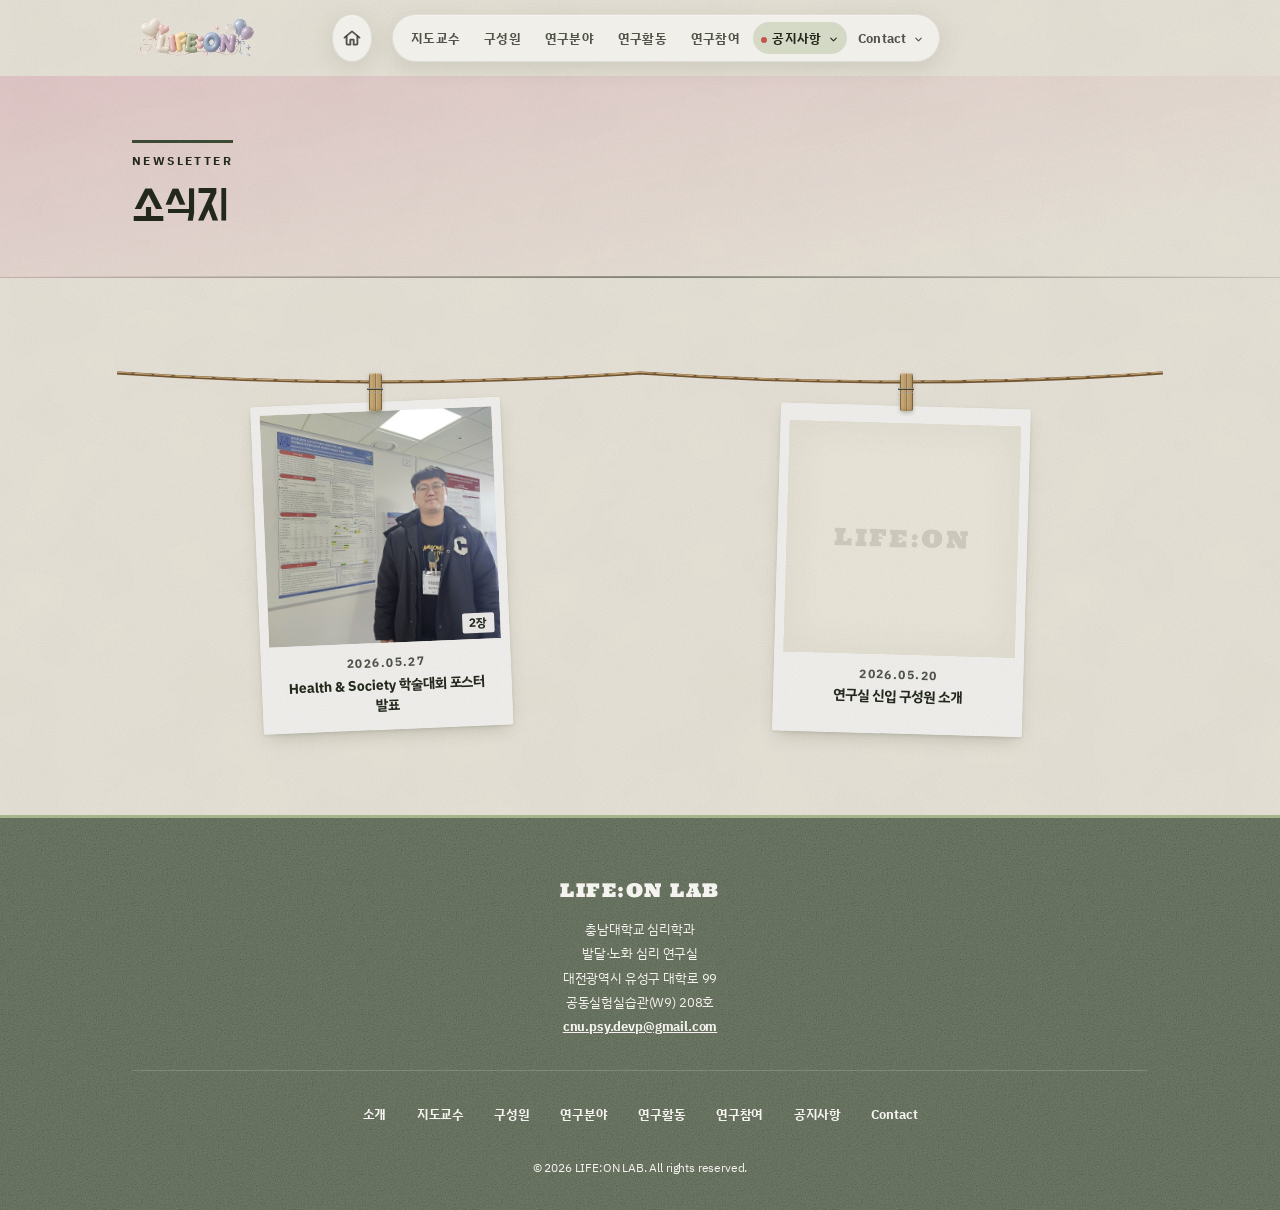
<file: newsletter.html>
<!DOCTYPE html>
<html lang="ko">
<head>
    <meta charset="UTF-8">
    <meta name="viewport" content="width=device-width, initial-scale=1.0">
    <title>LIFE:ON LAB — 소식지</title>
    <meta name="description" content="LIFE:ON LAB 소식지 — 연구실 최신 활동, 논문 출판, 학술 참여 소식.">
    <meta property="og:type" content="website">
    <meta property="og:site_name" content="LIFE:ON LAB — 발달·노화 심리 연구실">
    <meta property="og:title" content="LIFE:ON LAB — 소식지">
    <meta property="og:description" content="LIFE:ON LAB 소식지 — 연구실 최신 활동, 논문 출판, 학술 참여 소식.">
    <meta property="og:url" content="https://cnupsydevp-lab.github.io/cnupsydevp.github.io/newsletter.html">
    <meta property="og:image" content="https://cnupsydevp-lab.github.io/cnupsydevp.github.io/images/og-image-v4.png">
    <meta property="og:image:width" content="1200">
    <meta property="og:image:height" content="630">
    <meta name="twitter:card" content="summary_large_image">
    <link rel="icon" href="favicon-v5.ico" sizes="16x16 32x32 48x48">
    <link rel="icon" type="image/svg+xml" href="favicon-v5.svg">
    <link rel="apple-touch-icon" href="apple-touch-icon-v5.png">
    <link rel="preconnect" href="https://fonts.googleapis.com">
    <link rel="preconnect" href="https://fonts.gstatic.com" crossorigin>
    <link rel="stylesheet" href="https://fonts.googleapis.com/css2?family=Abril+Fatface&family=Black+Han+Sans&family=Do+Hyeon&family=IBM+Plex+Sans+KR:wght@400;700&family=Ultra&display=swap">
    <link rel="stylesheet" href="style.css">
</head>
<body>
<a href="#main-content" class="skip-link">본문으로 바로가기</a>

<header class="site-nav">
    <div class="nav-wrapper">
        <!-- 로고는 두 겹이다: 글자(logo-nav-body) 위에 풍선(logo-nav-balloon)을 겹친 것.
             2026-09-11 로고 교체(LIFE:ON LAB) 이후 풍선 겹은 완전히 빈 캔버스다 —
             새 도안엔 따로 흔들 요소가 없다. 두 파일은 같은 캔버스를 쓰고
             합치면 원본과 픽셀이 같아 멈춰 있어도 이음선이 보이지 않는다 —
             그래서 겹은 그대로 두었다. 2026-09-12 로고 재업로드로 캔버스가
             459×160 → 477×160 으로 바뀌었다(비율 조정, style.css 의 calc 배수도 갱신).
             풍선 쪽은 장식이라 alt 를 비워 두고 글자 쪽이 이름을 읽는다. -->
        <div class="logo"><a href="index.html"><img class="logo-body" src="images/logo/logo-nav-body.png" alt="LIFE:ON LAB" width="477" height="160"><img class="logo-balloon" src="images/logo/logo-nav-balloon.png" alt="" width="477" height="160"></a></div>
        <div class="nav-cluster">
        <a href="index.html" class="nav-home" aria-label="홈">
            <svg viewBox="0 0 24 24" width="20" height="20" fill="none" stroke="currentColor" stroke-width="2.2" stroke-linecap="round" stroke-linejoin="round" aria-hidden="true"><path d="M3 11.5 12 4l9 7.5"></path><path d="M5.5 10v9a1 1 0 0 0 1 1h3.5v-6h4v6H17.5a1 1 0 0 0 1-1v-9"></path></svg>
        </a>
        <nav><ul class="nav-links">
            <li><a href="pi.html">지도교수</a></li>
            <li><a href="members.html">구성원</a></li>
            <li><a href="research.html">연구분야</a></li>
            <li><a href="activities.html"><span class="nav-notif-dot" data-notif="activities" hidden></span>연구활동</a></li>
            <li><a href="participation.html"><span class="nav-notif-dot" data-notif="participation" hidden></span>연구참여</a></li>
            <li class="nav-dropdown">
                <button class="nav-dropdown-btn" aria-expanded="false" aria-haspopup="true"><span class="nav-notif-dot" hidden></span>공지사항 <svg class="nav-arrow" width="11" height="11" viewBox="0 0 24 24" fill="none" stroke="currentColor" stroke-width="2.5" stroke-linecap="round" stroke-linejoin="round" aria-hidden="true"><polyline points="6 9 12 15 18 9"></polyline></svg></button>
                <ul class="nav-dropdown-menu">
                    <li><a href="notices.html"><span class="nav-notif-dot" data-notif="notices" hidden></span>공지사항</a></li>
                    <li><a href="newsletter.html"><span class="nav-notif-dot" data-notif="newsletter" hidden></span>소식지</a></li>
                </ul>
            </li>
            <li class="nav-dropdown">
                <button class="nav-dropdown-btn" aria-expanded="false" aria-haspopup="true">Contact <svg class="nav-arrow" width="11" height="11" viewBox="0 0 24 24" fill="none" stroke="currentColor" stroke-width="2.5" stroke-linecap="round" stroke-linejoin="round" aria-hidden="true"><polyline points="6 9 12 15 18 9"></polyline></svg></button>
                <ul class="nav-dropdown-menu">
                    <li><a href="contact.html">Contact</a></li>
                    <li><a href="admissions.html">대학원 진학</a></li>
                    <li><a href="intern.html">인턴</a></li>
                </ul>
            </li>
        </ul></nav>
        </div>
        <button class="nav-hamburger" id="nav-hamburger" aria-label="메뉴 열기" aria-expanded="false"><span></span><span></span><span></span></button>
    </div>
</header>

<div class="page-header" id="main-content">
    <div class="container">
        <span class="eyebrow">Newsletter</span>
        <h1>소식지</h1>
    </div>
</div>

<section class="section section-light">
    <div class="container">
        <!-- 폴라로이드 벽 — 노끈·집게·기울기는 style.css 의 "노끈에 매달린 폴라로이드" 참고 -->
        <div class="nl-wall" id="newsletter-list">
            <p class="empty-note">등록된 소식지가 없습니다.</p>
        </div>
    </div>
</section>

<!-- 소식지 모달 -->
<div class="nl-modal" id="nl-modal" hidden aria-modal="true" role="dialog">
    <div class="nl-modal-backdrop" id="nl-modal-backdrop"></div>
    <div class="nl-modal-box">
        <button class="nl-modal-close" id="nl-modal-close" aria-label="닫기"><svg viewBox="0 0 24 24" width="16" height="16" fill="none" stroke="currentColor" stroke-width="2.5" stroke-linecap="round" aria-hidden="true"><line x1="18" y1="6" x2="6" y2="18"></line><line x1="6" y1="6" x2="18" y2="18"></line></svg></button>
        <div class="nl-modal-img-wrap" id="nl-modal-img-wrap" hidden>
            <img id="nl-modal-img" alt="">
        </div>
        <!-- 넘기기 줄 — 사진 2장 이상일 때만 (posts.js 의 images 배열) -->
        <div class="nl-shots-bar" id="nl-shots-bar" hidden>
            <button class="nl-shots-nav" id="nl-shots-prev" aria-label="이전 사진"><svg viewBox="0 0 24 24" width="18" height="18" fill="none" stroke="currentColor" stroke-width="2.6" stroke-linecap="round" stroke-linejoin="round" aria-hidden="true"><polyline points="15 5 8 12 15 19"></polyline></svg></button>
            <span class="nl-shots-count" id="nl-shots-count"></span>
            <button class="nl-shots-nav" id="nl-shots-next" aria-label="다음 사진"><svg viewBox="0 0 24 24" width="18" height="18" fill="none" stroke="currentColor" stroke-width="2.6" stroke-linecap="round" stroke-linejoin="round" aria-hidden="true"><polyline points="9 5 16 12 9 19"></polyline></svg></button>
        </div>
        <div class="nl-modal-body">
            <p class="nl-modal-date" id="nl-modal-date"></p>
            <h2 class="nl-modal-title" id="nl-modal-title"></h2>
            <div class="nl-modal-content" id="nl-modal-content"></div>
        </div>
    </div>
</div>

<footer class="site-footer">
    <div class="container">
        <div class="footer-inner">
            <div class="footer-brand">
                <span class="footer-logo">LIFE:ON LAB</span>
                <p>충남대학교 심리학과<br>발달·노화 심리 연구실<br>대전광역시 유성구 대학로 99<br>공동실험실습관(W9) 208호<br><a href="mailto:cnu.psy.devp@gmail.com">cnu.psy.devp@gmail.com</a></p>
            </div>
        </div>
        <nav class="footer-nav" aria-label="푸터 메뉴">
            <a href="index.html">소개</a>
            <a href="pi.html">지도교수</a>
            <a href="members.html">구성원</a>
            <a href="research.html">연구분야</a>
            <a href="activities.html">연구활동</a>
            <a href="participation.html">연구참여</a>
            <a href="notices.html">공지사항</a>
            <a href="contact.html">Contact</a>
        </nav>
        <p class="footer-copy">&copy; 2026 LIFE:ON LAB. All rights reserved.</p>
    </div>
</footer>

<script src="posts.js"></script>
<script src="script.js"></script>
<script>
document.addEventListener('DOMContentLoaded', () => {
  if (typeof POSTS === 'undefined' || !POSTS.newsletter?.length) return;

  const list = document.getElementById('newsletter-list');

  // 폴라로이드에 적는 날짜는 손으로 쓴 것처럼 점으로 (2026-05-27 → 2026.05.27)
  const stamp = d => d.replace(/-/g, '.');

  // 사진은 여러 장 넣을 수 있다 — posts.js 의 images 배열. 폴라로이드에는 첫 장만
  // 걸리고, 모달에서 화살표로 넘겨 본다. image 로 한 장만 적어도 그대로 동작한다.
  const shotsOf = p => (p.images?.length ? p.images : (p.image ? [p.image] : []));

  // 목록은 정사각 썸네일(thumb/)을 쓴다 — 인화면이 163~181px 인데 원본은 2~5MB 라서.
  // 경로는 자동으로 만들므로 posts.js 에 따로 적지 않아도 된다 (thumb 필드로 덮어쓸 수 있음).
  // 썸네일이 없으면 onerror 가 원본으로 되돌린다 → 사진이 안 뜨는 일은 없다.
  // 썸네일 생성: python3 tools/make-newsletter-thumbs.py
  const thumbOf = (p, first) => p.thumb || first.replace(/^images\/newsletter\//, 'images/newsletter/thumb/');

  list.innerHTML = [...POSTS.newsletter].sort((a, b) => b.date.localeCompare(a.date)).map(p => {
    const shots = shotsOf(p);
    // 사진이 없는 소식은 빈 인화지로 — 아래 여백의 글이 대신 내용을 전한다
    const photo = shots.length
      ? `<span class="nl-shot-img"><img src="${thumbOf(p, shots[0])}" alt="${p.title}" loading="lazy"
             onerror="this.onerror=null; this.src='${shots[0]}'">${
             shots.length > 1 ? `<span class="nl-shot-more" aria-hidden="true">${shots.length}장</span>` : ''}</span>`
      : `<span class="nl-shot-img is-blank" aria-hidden="true"></span>`;
    const more = shots.length > 1 ? ` (사진 ${shots.length}장)` : '';
    return `
      <div class="nl-hang">
        <span class="nl-peg" aria-hidden="true"></span>
        <button class="nl-shot" data-id="${p.id}" aria-label="${p.title} — 자세히 보기${more}">
          ${photo}
          <span class="nl-shot-note">
            <span class="nl-shot-date">${stamp(p.date)}</span>
            <span class="nl-shot-cap">${p.caption || p.title}</span>
          </span>
        </button>
      </div>`;
  }).join('');

  // 모달
  const modal    = document.getElementById('nl-modal');
  const backdrop = document.getElementById('nl-modal-backdrop');
  const closeBtn = document.getElementById('nl-modal-close');
  const imgWrap  = document.getElementById('nl-modal-img-wrap');
  const shotImg  = document.getElementById('nl-modal-img');
  const shotsBar = document.getElementById('nl-shots-bar');
  const prevBtn  = document.getElementById('nl-shots-prev');
  const nextBtn  = document.getElementById('nl-shots-next');
  const countEl  = document.getElementById('nl-shots-count');

  let modalTrigger = null;   // 모달을 연 요소 — 닫을 때 포커스 복귀용
  let shots = [], shotIdx = 0, shotTitle = '';

  // 현재 장을 무대에 올린다. 한 장뿐이면 화살표와 장수 표시를 감춘다
  function showShot() {
    const multi = shots.length > 1;
    shotImg.src = shots[shotIdx];
    shotImg.alt = multi ? `${shotTitle} 사진 ${shotIdx + 1}/${shots.length}` : shotTitle;
    countEl.textContent = `${shotIdx + 1} / ${shots.length}`;
    shotsBar.hidden = !multi;
  }

  // 끝에서 처음으로 돌아온다 — 두세 장뿐이라 버튼을 비활성으로 만드는 것보다 편하다
  function stepShot(step) {
    if (shots.length < 2) return;
    shotIdx = (shotIdx + step + shots.length) % shots.length;
    showShot();
  }

  function openModal(p, trigger) {
    document.getElementById('nl-modal-date').textContent = p.date;
    document.getElementById('nl-modal-title').textContent = p.title;
    document.getElementById('nl-modal-content').innerHTML = p.body || '';
    shots = shotsOf(p);
    shotIdx = 0;
    shotTitle = p.title;
    imgWrap.hidden = !shots.length;
    shotsBar.hidden = shots.length < 2;   // 사진 없는 소식으로 바꿔 열었을 때 지난 줄이 남지 않게
    if (shots.length) {
      showShot();
      // 둘째 장부터 미리 받아 둔다 — 넘겼을 때 빈 자리가 보이지 않게
      shots.slice(1).forEach(src => { const im = new Image(); im.src = src; });
    }
    modalTrigger = trigger || null;
    modal.hidden = false;
    document.body.style.overflow = 'hidden';
    closeBtn.focus();
  }

  function closeModal() {
    modal.hidden = true;
    document.body.style.overflow = '';
    if (modalTrigger) { modalTrigger.focus(); modalTrigger = null; }
  }

  list.addEventListener('click', e => {
    const btn = e.target.closest('[data-id]');
    if (!btn) return;
    const p = POSTS.newsletter.find(x => x.id === +btn.dataset.id);
    if (p) openModal(p, btn);
  });

  // Tab 포커스를 모달 안에 가둠 — 감춰진 화살표는 포커스를 받을 수 없으니 제외한다
  modal.addEventListener('keydown', e => {
    if (e.key !== 'Tab') return;
    const items = [...modal.querySelectorAll('button, a[href]')].filter(el => el.offsetParent !== null);
    if (!items.length) return;
    const first = items[0], last = items[items.length - 1];
    if (e.shiftKey && document.activeElement === first) { e.preventDefault(); last.focus(); }
    else if (!e.shiftKey && document.activeElement === last) { e.preventDefault(); first.focus(); }
  });

  backdrop.addEventListener('click', closeModal);
  closeBtn.addEventListener('click', closeModal);
  prevBtn.addEventListener('click', () => stepShot(-1));
  nextBtn.addEventListener('click', () => stepShot(1));

  document.addEventListener('keydown', e => {
    if (modal.hidden) return;
    if (e.key === 'Escape') closeModal();
    else if (e.key === 'ArrowLeft')  stepShot(-1);
    else if (e.key === 'ArrowRight') stepShot(1);
  });

  // 손가락으로 밀어도 넘어간다. 세로 스크롤과 헷갈리지 않게 가로 이동이 확실할 때만
  let swipeX = 0, swipeY = 0;
  imgWrap.addEventListener('touchstart', e => {
    swipeX = e.touches[0].clientX; swipeY = e.touches[0].clientY;
  }, { passive: true });
  imgWrap.addEventListener('touchend', e => {
    const dx = e.changedTouches[0].clientX - swipeX;
    const dy = e.changedTouches[0].clientY - swipeY;
    if (Math.abs(dx) > 45 && Math.abs(dx) > Math.abs(dy) * 1.5) stepShot(dx < 0 ? 1 : -1);
  }, { passive: true });
});
</script>
</body>
</html>
</file>
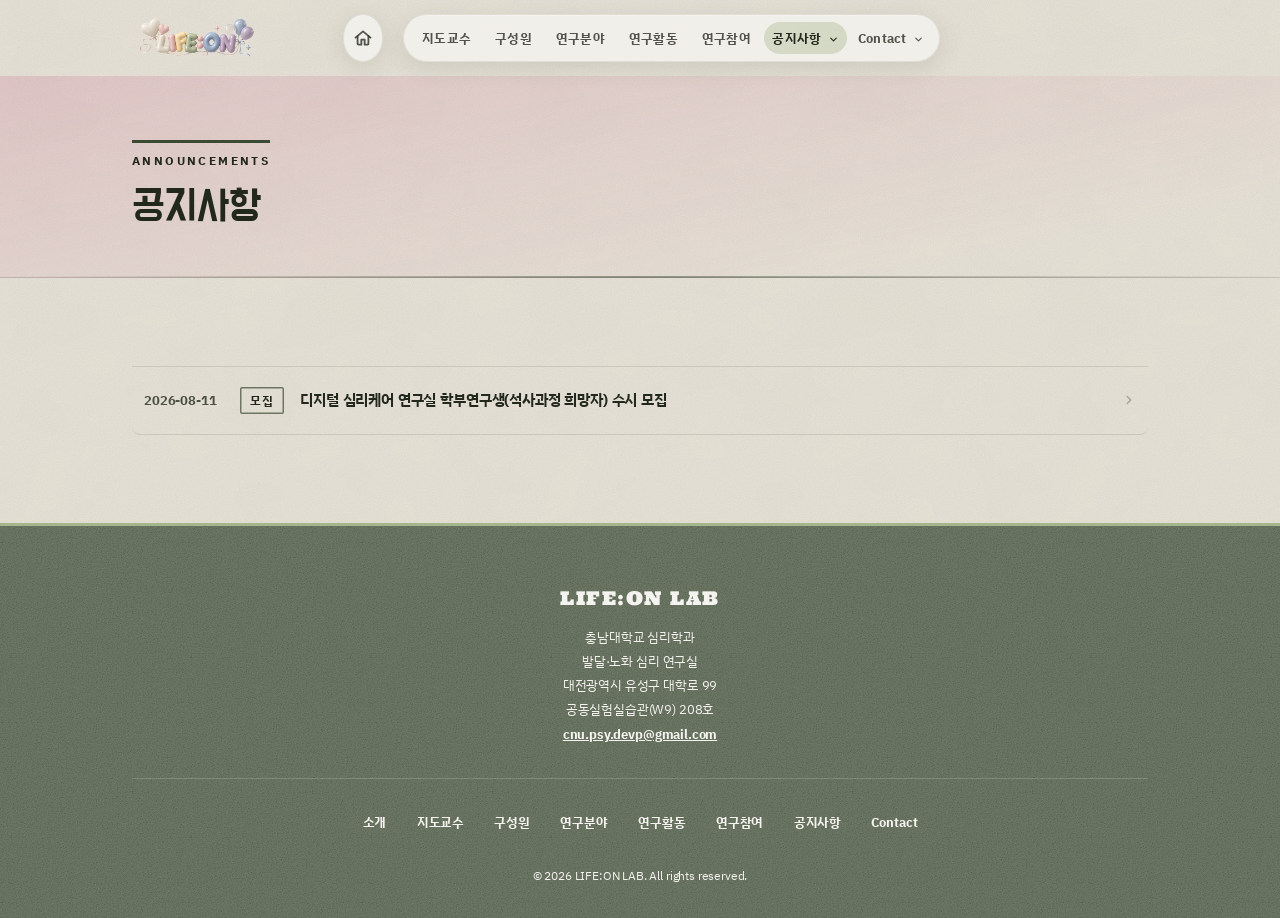
<file: notices.html>
<!DOCTYPE html>
<html lang="ko">
<head>
    <meta charset="UTF-8">
    <meta name="viewport" content="width=device-width, initial-scale=1.0">
    <title>LIFE:ON LAB — 공지사항</title>
    <meta name="description" content="LIFE:ON LAB 공지사항 — 연구실 주요 공지 및 소식.">
    <meta property="og:type" content="website">
    <meta property="og:site_name" content="LIFE:ON LAB — 발달·노화 심리 연구실">
    <meta property="og:title" content="LIFE:ON LAB — 공지사항">
    <meta property="og:description" content="LIFE:ON LAB 공지사항 — 연구실 주요 공지 및 소식.">
    <meta property="og:url" content="https://cnupsydevp-lab.github.io/cnupsydevp.github.io/notices.html">
    <meta property="og:image" content="https://cnupsydevp-lab.github.io/cnupsydevp.github.io/images/og-image-v4.png">
    <meta property="og:image:width" content="1200">
    <meta property="og:image:height" content="630">
    <meta name="twitter:card" content="summary_large_image">
    <link rel="icon" href="favicon-v5.ico" sizes="16x16 32x32 48x48">
    <link rel="icon" type="image/svg+xml" href="favicon-v5.svg">
    <link rel="apple-touch-icon" href="apple-touch-icon-v5.png">
    <link rel="preconnect" href="https://fonts.googleapis.com">
    <link rel="preconnect" href="https://fonts.gstatic.com" crossorigin>
    <link rel="stylesheet" href="https://fonts.googleapis.com/css2?family=Abril+Fatface&family=Black+Han+Sans&family=Do+Hyeon&family=IBM+Plex+Sans+KR:wght@400;700&family=Ultra&display=swap">
    <link rel="stylesheet" href="style.css">
</head>
<body>
<a href="#main-content" class="skip-link">본문으로 바로가기</a>

<header class="site-nav">
    <div class="nav-wrapper">
        <!-- 로고는 두 겹이다: 글자(logo-nav-body) 위에 풍선(logo-nav-balloon)을 겹친 것.
             2026-09-11 로고 교체(LIFE:ON LAB) 이후 풍선 겹은 완전히 빈 캔버스다 —
             새 도안엔 따로 흔들 요소가 없다. 두 파일은 같은 캔버스를 쓰고
             합치면 원본과 픽셀이 같아 멈춰 있어도 이음선이 보이지 않는다 —
             그래서 겹은 그대로 두었다. 2026-09-12 로고 재업로드로 캔버스가
             459×160 → 477×160 으로 바뀌었다(비율 조정, style.css 의 calc 배수도 갱신).
             풍선 쪽은 장식이라 alt 를 비워 두고 글자 쪽이 이름을 읽는다. -->
        <div class="logo"><a href="index.html"><img class="logo-body" src="images/logo/logo-nav-body.png" alt="LIFE:ON LAB" width="477" height="160"><img class="logo-balloon" src="images/logo/logo-nav-balloon.png" alt="" width="477" height="160"></a></div>
        <div class="nav-cluster">
        <a href="index.html" class="nav-home" aria-label="홈">
            <svg viewBox="0 0 24 24" width="20" height="20" fill="none" stroke="currentColor" stroke-width="2.2" stroke-linecap="round" stroke-linejoin="round" aria-hidden="true"><path d="M3 11.5 12 4l9 7.5"></path><path d="M5.5 10v9a1 1 0 0 0 1 1h3.5v-6h4v6H17.5a1 1 0 0 0 1-1v-9"></path></svg>
        </a>
        <nav><ul class="nav-links">
            <li><a href="pi.html">지도교수</a></li>
            <li><a href="members.html">구성원</a></li>
            <li><a href="research.html">연구분야</a></li>
            <li><a href="activities.html"><span class="nav-notif-dot" data-notif="activities" hidden></span>연구활동</a></li>
            <li><a href="participation.html"><span class="nav-notif-dot" data-notif="participation" hidden></span>연구참여</a></li>
            <li class="nav-dropdown">
                <button class="nav-dropdown-btn" aria-expanded="false" aria-haspopup="true"><span class="nav-notif-dot" hidden></span>공지사항 <svg class="nav-arrow" width="11" height="11" viewBox="0 0 24 24" fill="none" stroke="currentColor" stroke-width="2.5" stroke-linecap="round" stroke-linejoin="round" aria-hidden="true"><polyline points="6 9 12 15 18 9"></polyline></svg></button>
                <ul class="nav-dropdown-menu">
                    <li><a href="notices.html"><span class="nav-notif-dot" data-notif="notices" hidden></span>공지사항</a></li>
                    <li><a href="newsletter.html"><span class="nav-notif-dot" data-notif="newsletter" hidden></span>소식지</a></li>
                </ul>
            </li>
            <li class="nav-dropdown">
                <button class="nav-dropdown-btn" aria-expanded="false" aria-haspopup="true">Contact <svg class="nav-arrow" width="11" height="11" viewBox="0 0 24 24" fill="none" stroke="currentColor" stroke-width="2.5" stroke-linecap="round" stroke-linejoin="round" aria-hidden="true"><polyline points="6 9 12 15 18 9"></polyline></svg></button>
                <ul class="nav-dropdown-menu">
                    <li><a href="contact.html">Contact</a></li>
                    <li><a href="admissions.html">대학원 진학</a></li>
                    <li><a href="intern.html">인턴</a></li>
                </ul>
            </li>
        </ul></nav>
        </div>
        <button class="nav-hamburger" id="nav-hamburger" aria-label="메뉴 열기" aria-expanded="false"><span></span><span></span><span></span></button>
    </div>
</header>

<div class="page-header" id="main-content">
    <div class="container">
        <span class="eyebrow">Announcements</span>
        <h1>공지사항</h1>
    </div>
</div>

<section class="section section-light">
    <div class="container">
        <div class="notice-list" id="notices-list">
            <p class="empty-note">등록된 공지사항이 없습니다.</p>
        </div>
    </div>
</section>

<footer class="site-footer">
    <div class="container">
        <div class="footer-inner">
            <div class="footer-brand">
                <span class="footer-logo">LIFE:ON LAB</span>
                <p>충남대학교 심리학과<br>발달·노화 심리 연구실<br>대전광역시 유성구 대학로 99<br>공동실험실습관(W9) 208호<br><a href="mailto:cnu.psy.devp@gmail.com">cnu.psy.devp@gmail.com</a></p>
            </div>
        </div>
        <nav class="footer-nav" aria-label="푸터 메뉴">
            <a href="index.html">소개</a>
            <a href="pi.html">지도교수</a>
            <a href="members.html">구성원</a>
            <a href="research.html">연구분야</a>
            <a href="activities.html">연구활동</a>
            <a href="participation.html">연구참여</a>
            <a href="notices.html">공지사항</a>
            <a href="contact.html">Contact</a>
        </nav>
        <p class="footer-copy">&copy; 2026 LIFE:ON LAB. All rights reserved.</p>
    </div>
</footer>

<script src="posts.js"></script>
<script src="script.js"></script>
<script>
document.addEventListener('DOMContentLoaded', () => {
  const list = document.getElementById('notices-list');
  if (typeof POSTS === 'undefined' || !POSTS.notices?.length) return;
  list.innerHTML = [...POSTS.notices].sort((a, b) => b.date.localeCompare(a.date)).map(p => `
    <a href="post.html?page=notices&id=${p.id}" class="notice-item">
      <span class="notice-date">${p.date}</span>
      <span class="badge ${p.badge}">${p.badgeText}</span>
      <span class="notice-title">${p.title}</span>
    </a>
  `).join('');
});
</script>
</body>
</html>
</file>
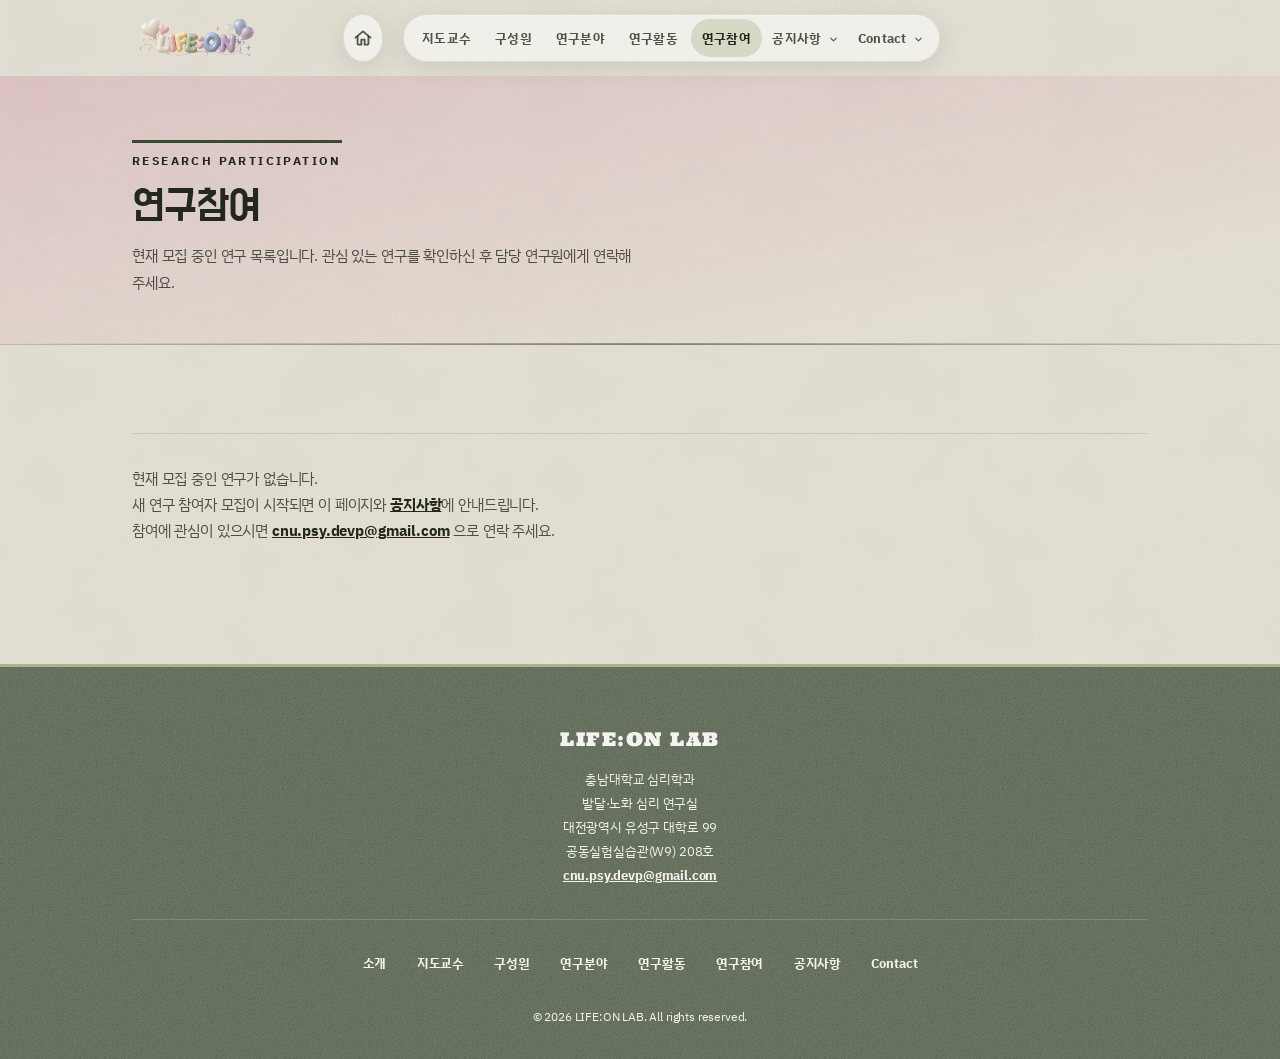
<file: participation.html>
<!DOCTYPE html>
<html lang="ko">
<head>
    <meta charset="UTF-8">
    <meta name="viewport" content="width=device-width, initial-scale=1.0">
    <title>LIFE:ON LAB — 연구참여</title>
    <meta name="description" content="LIFE:ON LAB 연구참여 안내 — 연구 참여 방법, 대상, 일정 및 혜택.">
    <meta property="og:type" content="website">
    <meta property="og:site_name" content="LIFE:ON LAB — 발달·노화 심리 연구실">
    <meta property="og:title" content="LIFE:ON LAB — 연구참여">
    <meta property="og:description" content="LIFE:ON LAB 연구참여 안내 — 연구 참여 방법, 대상, 일정 및 혜택.">
    <meta property="og:url" content="https://cnupsydevp-lab.github.io/cnupsydevp.github.io/participation.html">
    <meta property="og:image" content="https://cnupsydevp-lab.github.io/cnupsydevp.github.io/images/og-image-v4.png">
    <meta property="og:image:width" content="1200">
    <meta property="og:image:height" content="630">
    <meta name="twitter:card" content="summary_large_image">
    <link rel="icon" href="favicon-v5.ico" sizes="16x16 32x32 48x48">
    <link rel="icon" type="image/svg+xml" href="favicon-v5.svg">
    <link rel="apple-touch-icon" href="apple-touch-icon-v5.png">
    <link rel="preconnect" href="https://fonts.googleapis.com">
    <link rel="preconnect" href="https://fonts.gstatic.com" crossorigin>
    <link rel="stylesheet" href="https://fonts.googleapis.com/css2?family=Abril+Fatface&family=Black+Han+Sans&family=Do+Hyeon&family=IBM+Plex+Sans+KR:wght@400;700&family=Ultra&display=swap">
    <link rel="stylesheet" href="style.css">
</head>
<body>
<a href="#main-content" class="skip-link">본문으로 바로가기</a>

<header class="site-nav">
    <div class="nav-wrapper">
        <!-- 로고는 두 겹이다: 글자(logo-nav-body) 위에 풍선(logo-nav-balloon)을 겹친 것.
             2026-09-11 로고 교체(LIFE:ON LAB) 이후 풍선 겹은 완전히 빈 캔버스다 —
             새 도안엔 따로 흔들 요소가 없다. 두 파일은 같은 캔버스를 쓰고
             합치면 원본과 픽셀이 같아 멈춰 있어도 이음선이 보이지 않는다 —
             그래서 겹은 그대로 두었다. 2026-09-12 로고 재업로드로 캔버스가
             459×160 → 477×160 으로 바뀌었다(비율 조정, style.css 의 calc 배수도 갱신).
             풍선 쪽은 장식이라 alt 를 비워 두고 글자 쪽이 이름을 읽는다. -->
        <div class="logo"><a href="index.html"><img class="logo-body" src="images/logo/logo-nav-body.png" alt="LIFE:ON LAB" width="477" height="160"><img class="logo-balloon" src="images/logo/logo-nav-balloon.png" alt="" width="477" height="160"></a></div>
        <div class="nav-cluster">
        <a href="index.html" class="nav-home" aria-label="홈">
            <svg viewBox="0 0 24 24" width="20" height="20" fill="none" stroke="currentColor" stroke-width="2.2" stroke-linecap="round" stroke-linejoin="round" aria-hidden="true"><path d="M3 11.5 12 4l9 7.5"></path><path d="M5.5 10v9a1 1 0 0 0 1 1h3.5v-6h4v6H17.5a1 1 0 0 0 1-1v-9"></path></svg>
        </a>
        <nav><ul class="nav-links">
            <li><a href="pi.html">지도교수</a></li>
            <li><a href="members.html">구성원</a></li>
            <li><a href="research.html">연구분야</a></li>
            <li><a href="activities.html"><span class="nav-notif-dot" data-notif="activities" hidden></span>연구활동</a></li>
            <li><a href="participation.html"><span class="nav-notif-dot" data-notif="participation" hidden></span>연구참여</a></li>
            <li class="nav-dropdown">
                <button class="nav-dropdown-btn" aria-expanded="false" aria-haspopup="true"><span class="nav-notif-dot" hidden></span>공지사항 <svg class="nav-arrow" width="11" height="11" viewBox="0 0 24 24" fill="none" stroke="currentColor" stroke-width="2.5" stroke-linecap="round" stroke-linejoin="round" aria-hidden="true"><polyline points="6 9 12 15 18 9"></polyline></svg></button>
                <ul class="nav-dropdown-menu">
                    <li><a href="notices.html"><span class="nav-notif-dot" data-notif="notices" hidden></span>공지사항</a></li>
                    <li><a href="newsletter.html"><span class="nav-notif-dot" data-notif="newsletter" hidden></span>소식지</a></li>
                </ul>
            </li>
            <li class="nav-dropdown">
                <button class="nav-dropdown-btn" aria-expanded="false" aria-haspopup="true">Contact <svg class="nav-arrow" width="11" height="11" viewBox="0 0 24 24" fill="none" stroke="currentColor" stroke-width="2.5" stroke-linecap="round" stroke-linejoin="round" aria-hidden="true"><polyline points="6 9 12 15 18 9"></polyline></svg></button>
                <ul class="nav-dropdown-menu">
                    <li><a href="contact.html">Contact</a></li>
                    <li><a href="admissions.html">대학원 진학</a></li>
                    <li><a href="intern.html">인턴</a></li>
                </ul>
            </li>
        </ul></nav>
        </div>
        <button class="nav-hamburger" id="nav-hamburger" aria-label="메뉴 열기" aria-expanded="false"><span></span><span></span><span></span></button>
    </div>
</header>

<div class="page-header" id="main-content">
    <div class="container">
        <span class="eyebrow">Research Participation</span>
        <h1>연구참여</h1>
        <p>현재 모집 중인 연구 목록입니다. 관심 있는 연구를 확인하신 후 담당 연구원에게 연락해 주세요.</p>
    </div>
</div>

<section class="section section-light">
    <div class="container">
        <!-- 빈 화면일 때도 다음 걸음이 있어야 한다 (2026-09-12).
             모집 글이 없으면 이 문단만 남는데, 전에는 "없습니다" 한 줄이 끝이라
             연구 참여에 관심이 있어 들어온 사람이 여기서 되돌아갈 수밖에 없었다.
             글이 하나라도 들어오면 아래 스크립트가 이 문단을 목록으로 갈아 끼운다. -->
        <div class="notice-list" id="participation-list">
            <p class="empty-note">현재 모집 중인 연구가 없습니다.<br>
            새 연구 참여자 모집이 시작되면 이 페이지와 <a href="notices.html">공지사항</a>에 안내드립니다.<br>
            참여에 관심이 있으시면 <a href="mailto:cnu.psy.devp@gmail.com">cnu.psy.devp@gmail.com</a> 으로 연락 주세요.</p>
        </div>
    </div>
</section>

<footer class="site-footer">
    <div class="container">
        <div class="footer-inner">
            <div class="footer-brand">
                <span class="footer-logo">LIFE:ON LAB</span>
                <p>충남대학교 심리학과<br>발달·노화 심리 연구실<br>대전광역시 유성구 대학로 99<br>공동실험실습관(W9) 208호<br><a href="mailto:cnu.psy.devp@gmail.com">cnu.psy.devp@gmail.com</a></p>
            </div>
        </div>
        <nav class="footer-nav" aria-label="푸터 메뉴">
            <a href="index.html">소개</a>
            <a href="pi.html">지도교수</a>
            <a href="members.html">구성원</a>
            <a href="research.html">연구분야</a>
            <a href="activities.html">연구활동</a>
            <a href="participation.html">연구참여</a>
            <a href="notices.html">공지사항</a>
            <a href="contact.html">Contact</a>
        </nav>
        <p class="footer-copy">&copy; 2026 LIFE:ON LAB. All rights reserved.</p>
    </div>
</footer>

<script src="posts.js"></script>
<script src="script.js"></script>
<script>
document.addEventListener('DOMContentLoaded', () => {
  const list = document.getElementById('participation-list');
  if (typeof POSTS === 'undefined' || !POSTS.participation?.length) return;
  list.innerHTML = [...POSTS.participation].sort((a, b) => b.date.localeCompare(a.date)).map(p => `
    <a href="post.html?page=participation&id=${p.id}" class="notice-item">
      <span class="notice-date">${p.date}</span>
      <span class="badge ${p.badge}">${p.badgeText}</span>
      <span class="notice-title">${p.title}</span>
    </a>
  `).join('');
});
</script>
</body>
</html>
</file>
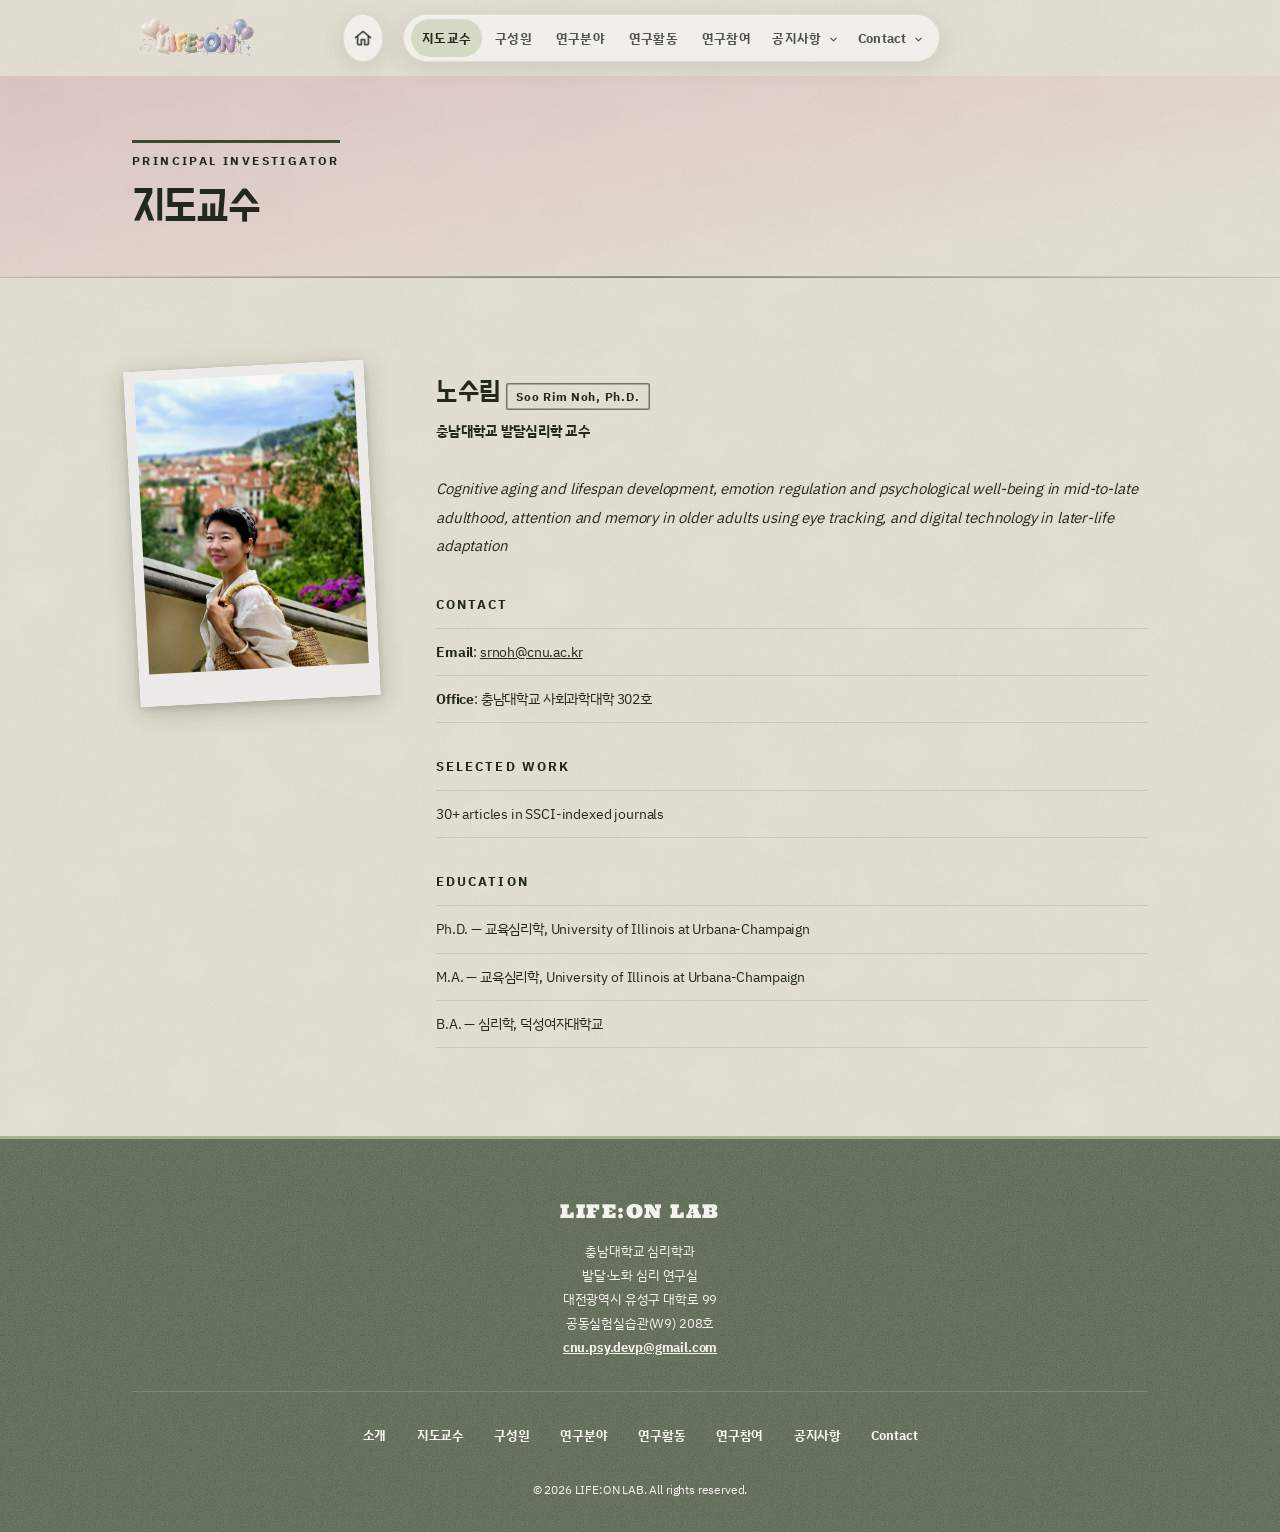
<file: pi.html>
<!DOCTYPE html>
<html lang="ko">
<head>
    <meta charset="UTF-8">
    <meta name="viewport" content="width=device-width, initial-scale=1.0">
    <title>LIFE:ON LAB — 지도교수</title>
    <meta name="description" content="노수림 교수 소개 — LIFE:ON LAB 발달·노화 심리 연구실 지도교수. 연구 관심사, 학력, 주요 논문 및 경력.">
    <meta property="og:type" content="website">
    <meta property="og:site_name" content="LIFE:ON LAB — 발달·노화 심리 연구실">
    <meta property="og:title" content="LIFE:ON LAB — 지도교수">
    <meta property="og:description" content="노수림 교수 소개 — LIFE:ON LAB 발달·노화 심리 연구실 지도교수. 연구 관심사, 학력, 주요 논문 및 경력.">
    <meta property="og:url" content="https://cnupsydevp-lab.github.io/cnupsydevp.github.io/pi.html">
    <meta property="og:image" content="https://cnupsydevp-lab.github.io/cnupsydevp.github.io/images/og-image-v4.png">
    <meta property="og:image:width" content="1200">
    <meta property="og:image:height" content="630">
    <meta name="twitter:card" content="summary_large_image">
    <link rel="icon" href="favicon-v5.ico" sizes="16x16 32x32 48x48">
    <link rel="icon" type="image/svg+xml" href="favicon-v5.svg">
    <link rel="apple-touch-icon" href="apple-touch-icon-v5.png">
    <link rel="preconnect" href="https://fonts.googleapis.com">
    <link rel="preconnect" href="https://fonts.gstatic.com" crossorigin>
    <link rel="stylesheet" href="https://fonts.googleapis.com/css2?family=Abril+Fatface&family=Black+Han+Sans&family=Do+Hyeon&family=IBM+Plex+Sans+KR:wght@400;700&family=Ultra&display=swap">
    <link rel="stylesheet" href="style.css">
</head>
<body>
<a href="#main-content" class="skip-link">본문으로 바로가기</a>

<header class="site-nav">
    <div class="nav-wrapper">
        <!-- 로고는 두 겹이다: 글자(logo-nav-body) 위에 풍선(logo-nav-balloon)을 겹친 것.
             2026-09-11 로고 교체(LIFE:ON LAB) 이후 풍선 겹은 완전히 빈 캔버스다 —
             새 도안엔 따로 흔들 요소가 없다. 두 파일은 같은 캔버스를 쓰고
             합치면 원본과 픽셀이 같아 멈춰 있어도 이음선이 보이지 않는다 —
             그래서 겹은 그대로 두었다. 2026-09-12 로고 재업로드로 캔버스가
             459×160 → 477×160 으로 바뀌었다(비율 조정, style.css 의 calc 배수도 갱신).
             풍선 쪽은 장식이라 alt 를 비워 두고 글자 쪽이 이름을 읽는다. -->
        <div class="logo"><a href="index.html"><img class="logo-body" src="images/logo/logo-nav-body.png" alt="LIFE:ON LAB" width="477" height="160"><img class="logo-balloon" src="images/logo/logo-nav-balloon.png" alt="" width="477" height="160"></a></div>
        <div class="nav-cluster">
        <a href="index.html" class="nav-home" aria-label="홈">
            <svg viewBox="0 0 24 24" width="20" height="20" fill="none" stroke="currentColor" stroke-width="2.2" stroke-linecap="round" stroke-linejoin="round" aria-hidden="true"><path d="M3 11.5 12 4l9 7.5"></path><path d="M5.5 10v9a1 1 0 0 0 1 1h3.5v-6h4v6H17.5a1 1 0 0 0 1-1v-9"></path></svg>
        </a>
        <nav><ul class="nav-links">
            <li><a href="pi.html">지도교수</a></li>
            <li><a href="members.html">구성원</a></li>
            <li><a href="research.html">연구분야</a></li>
            <li><a href="activities.html"><span class="nav-notif-dot" data-notif="activities" hidden></span>연구활동</a></li>
            <li><a href="participation.html"><span class="nav-notif-dot" data-notif="participation" hidden></span>연구참여</a></li>
            <li class="nav-dropdown">
                <button class="nav-dropdown-btn" aria-expanded="false" aria-haspopup="true"><span class="nav-notif-dot" hidden></span>공지사항 <svg class="nav-arrow" width="11" height="11" viewBox="0 0 24 24" fill="none" stroke="currentColor" stroke-width="2.5" stroke-linecap="round" stroke-linejoin="round" aria-hidden="true"><polyline points="6 9 12 15 18 9"></polyline></svg></button>
                <ul class="nav-dropdown-menu">
                    <li><a href="notices.html"><span class="nav-notif-dot" data-notif="notices" hidden></span>공지사항</a></li>
                    <li><a href="newsletter.html"><span class="nav-notif-dot" data-notif="newsletter" hidden></span>소식지</a></li>
                </ul>
            </li>
            <li class="nav-dropdown">
                <button class="nav-dropdown-btn" aria-expanded="false" aria-haspopup="true">Contact <svg class="nav-arrow" width="11" height="11" viewBox="0 0 24 24" fill="none" stroke="currentColor" stroke-width="2.5" stroke-linecap="round" stroke-linejoin="round" aria-hidden="true"><polyline points="6 9 12 15 18 9"></polyline></svg></button>
                <ul class="nav-dropdown-menu">
                    <li><a href="contact.html">Contact</a></li>
                    <li><a href="admissions.html">대학원 진학</a></li>
                    <li><a href="intern.html">인턴</a></li>
                </ul>
            </li>
        </ul></nav>
        </div>
        <button class="nav-hamburger" id="nav-hamburger" aria-label="메뉴 열기" aria-expanded="false"><span></span><span></span><span></span></button>
    </div>
</header>

<div class="page-header" id="main-content">
    <div class="container">
        <span class="eyebrow">Principal Investigator</span>
        <h1>지도교수</h1>
    </div>
</div>

<section class="section section-light">
    <div class="container">
        <div class="profile-grid">
            <div class="profile-polaroid">
                <img loading="lazy" src="images/Soo Rim Noh.jpeg" alt="지도교수 사진" class="profile-img">
            </div>
            <div>
                <h2 class="profile-name">노수림 <span class="badge badge-gold">Soo Rim Noh, Ph.D.</span></h2>
                <p class="profile-role">충남대학교 발달심리학 교수</p>

                <p class="profile-intro">Cognitive aging and lifespan development, emotion regulation and psychological well-being in mid-to-late adulthood, attention and memory in older adults using eye tracking, and digital technology in later-life adaptation</p>

                <p class="profile-section-label">Contact</p>
                <ul class="profile-list">
                    <li><strong>Email</strong>: <a href="mailto:srnoh@cnu.ac.kr">srnoh@cnu.ac.kr</a></li>
                    <li><strong>Office</strong>: 충남대학교 사회과학대학 302호</li>
                </ul>

                <p class="profile-section-label">Selected Work</p>
                <!-- TODO: 실제 대표 논문·연구과제로 채워 주세요 (기존 항목은 연구실 주제와 무관한 플레이스홀더라 제거함) -->
                <ul class="profile-list">
                    <li>30+ articles in SSCI-indexed journals</li>
                </ul>

                <p class="profile-section-label">Education</p>
                <ul class="profile-list">
                    <li>Ph.D. — 교육심리학, University of Illinois at Urbana-Champaign</li>
                    <li>M.A. — 교육심리학, University of Illinois at Urbana-Champaign</li>
                    <li>B.A. — 심리학, 덕성여자대학교</li>
                </ul>
            </div>
        </div>
    </div>
</section>

<footer class="site-footer">
    <div class="container">
        <div class="footer-inner">
            <div class="footer-brand">
                <span class="footer-logo">LIFE:ON LAB</span>
                <p>충남대학교 심리학과<br>발달·노화 심리 연구실<br>대전광역시 유성구 대학로 99<br>공동실험실습관(W9) 208호<br><a href="mailto:cnu.psy.devp@gmail.com">cnu.psy.devp@gmail.com</a></p>
            </div>
        </div>
        <nav class="footer-nav" aria-label="푸터 메뉴">
            <a href="index.html">소개</a>
            <a href="pi.html">지도교수</a>
            <a href="members.html">구성원</a>
            <a href="research.html">연구분야</a>
            <a href="activities.html">연구활동</a>
            <a href="participation.html">연구참여</a>
            <a href="notices.html">공지사항</a>
            <a href="contact.html">Contact</a>
        </nav>
        <p class="footer-copy">&copy; 2026 LIFE:ON LAB. All rights reserved.</p>
    </div>
</footer>

<script src="posts.js"></script>
<script src="script.js"></script>
</body>
</html>
</file>
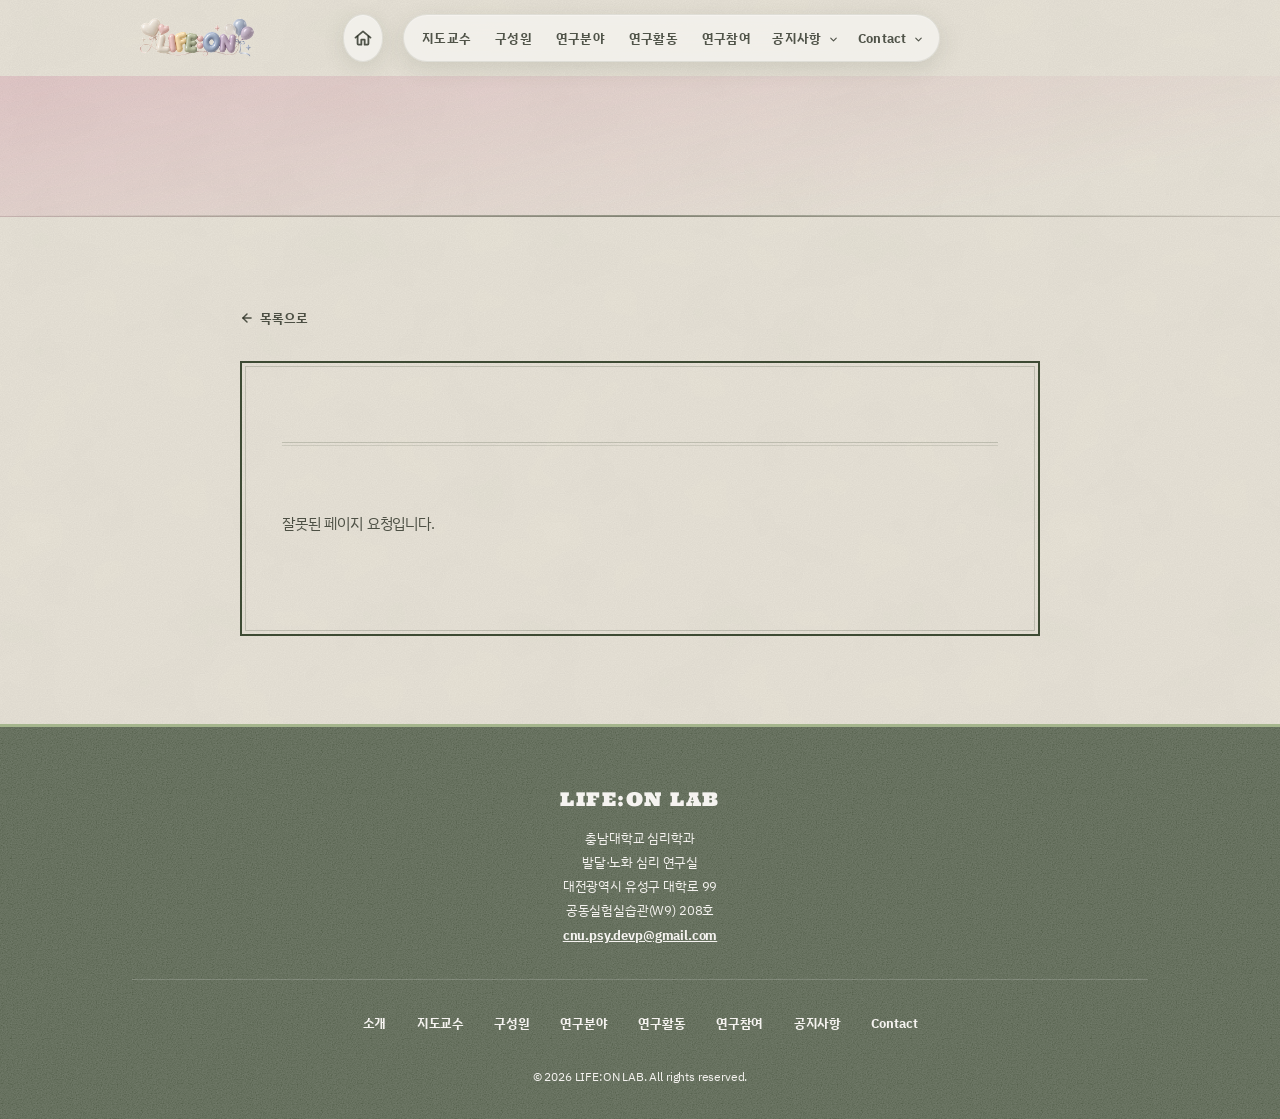
<file: post.html>
<!DOCTYPE html>
<html lang="ko">
<head>
    <meta charset="UTF-8">
    <meta name="viewport" content="width=device-width, initial-scale=1.0">
    <title>LIFE:ON LAB</title>
    <meta name="description" content="LIFE:ON LAB 게시물 상세 보기.">
    <meta property="og:type" content="website">
    <meta property="og:site_name" content="LIFE:ON LAB — 발달·노화 심리 연구실">
    <meta property="og:title" content="LIFE:ON LAB">
    <meta property="og:description" content="LIFE:ON LAB 게시물 상세 보기.">
    <meta property="og:url" content="https://cnupsydevp-lab.github.io/cnupsydevp.github.io/post.html">
    <meta property="og:image" content="https://cnupsydevp-lab.github.io/cnupsydevp.github.io/images/og-image-v4.png">
    <meta property="og:image:width" content="1200">
    <meta property="og:image:height" content="630">
    <meta name="twitter:card" content="summary_large_image">
    <link rel="icon" href="favicon-v5.ico" sizes="16x16 32x32 48x48">
    <link rel="icon" type="image/svg+xml" href="favicon-v5.svg">
    <link rel="apple-touch-icon" href="apple-touch-icon-v5.png">
    <link rel="preconnect" href="https://fonts.googleapis.com">
    <link rel="preconnect" href="https://fonts.gstatic.com" crossorigin>
    <link rel="stylesheet" href="https://fonts.googleapis.com/css2?family=Abril+Fatface&family=Black+Han+Sans&family=Do+Hyeon&family=IBM+Plex+Sans+KR:wght@400;700&family=Ultra&display=swap">
    <link rel="stylesheet" href="style.css">
</head>
<body>
<a href="#main-content" class="skip-link">본문으로 바로가기</a>

<header class="site-nav">
    <div class="nav-wrapper">
        <!-- 로고는 두 겹이다: 글자(logo-nav-body) 위에 풍선(logo-nav-balloon)을 겹친 것.
             2026-09-11 로고 교체(LIFE:ON LAB) 이후 풍선 겹은 완전히 빈 캔버스다 —
             새 도안엔 따로 흔들 요소가 없다. 두 파일은 같은 캔버스를 쓰고
             합치면 원본과 픽셀이 같아 멈춰 있어도 이음선이 보이지 않는다 —
             그래서 겹은 그대로 두었다. 2026-09-12 로고 재업로드로 캔버스가
             459×160 → 477×160 으로 바뀌었다(비율 조정, style.css 의 calc 배수도 갱신).
             풍선 쪽은 장식이라 alt 를 비워 두고 글자 쪽이 이름을 읽는다. -->
        <div class="logo"><a href="index.html"><img class="logo-body" src="images/logo/logo-nav-body.png" alt="LIFE:ON LAB" width="477" height="160"><img class="logo-balloon" src="images/logo/logo-nav-balloon.png" alt="" width="477" height="160"></a></div>
        <div class="nav-cluster">
        <a href="index.html" class="nav-home" aria-label="홈">
            <svg viewBox="0 0 24 24" width="20" height="20" fill="none" stroke="currentColor" stroke-width="2.2" stroke-linecap="round" stroke-linejoin="round" aria-hidden="true"><path d="M3 11.5 12 4l9 7.5"></path><path d="M5.5 10v9a1 1 0 0 0 1 1h3.5v-6h4v6H17.5a1 1 0 0 0 1-1v-9"></path></svg>
        </a>
        <nav><ul class="nav-links">
            <li><a href="pi.html">지도교수</a></li>
            <li><a href="members.html">구성원</a></li>
            <li><a href="research.html">연구분야</a></li>
            <li><a href="activities.html"><span class="nav-notif-dot" data-notif="activities" hidden></span>연구활동</a></li>
            <li><a href="participation.html"><span class="nav-notif-dot" data-notif="participation" hidden></span>연구참여</a></li>
            <li class="nav-dropdown">
                <button class="nav-dropdown-btn" aria-expanded="false" aria-haspopup="true"><span class="nav-notif-dot" hidden></span>공지사항 <svg class="nav-arrow" width="11" height="11" viewBox="0 0 24 24" fill="none" stroke="currentColor" stroke-width="2.5" stroke-linecap="round" stroke-linejoin="round" aria-hidden="true"><polyline points="6 9 12 15 18 9"></polyline></svg></button>
                <ul class="nav-dropdown-menu">
                    <li><a href="notices.html"><span class="nav-notif-dot" data-notif="notices" hidden></span>공지사항</a></li>
                    <li><a href="newsletter.html"><span class="nav-notif-dot" data-notif="newsletter" hidden></span>소식지</a></li>
                </ul>
            </li>
            <li class="nav-dropdown">
                <button class="nav-dropdown-btn" aria-expanded="false" aria-haspopup="true">Contact <svg class="nav-arrow" width="11" height="11" viewBox="0 0 24 24" fill="none" stroke="currentColor" stroke-width="2.5" stroke-linecap="round" stroke-linejoin="round" aria-hidden="true"><polyline points="6 9 12 15 18 9"></polyline></svg></button>
                <ul class="nav-dropdown-menu">
                    <li><a href="contact.html">Contact</a></li>
                    <li><a href="admissions.html">대학원 진학</a></li>
                    <li><a href="intern.html">인턴</a></li>
                </ul>
            </li>
        </ul></nav>
        </div>
        <button class="nav-hamburger" id="nav-hamburger" aria-label="메뉴 열기" aria-expanded="false"><span></span><span></span><span></span></button>
    </div>
</header>

<div class="page-header" id="main-content">
    <div class="container">
        <span class="eyebrow" id="post-eyebrow"></span>
        <h1 id="post-page-title"></h1>
    </div>
</div>

<section class="section section-light">
    <div class="container">
        <!-- post-shell : '목록으로' 링크와 기사 틀이 같은 폭·같은 왼쪽 끝을 쓰게 묶는다.
             (컨테이너는 1080px 이라 기사만 좁히면 지면 왼쪽으로 치우쳐 보인다) -->
        <div class="post-shell">
            <a href="#" class="post-back" id="post-back"><svg viewBox="0 0 24 24" width="14" height="14" fill="none" stroke="currentColor" stroke-width="2.5" stroke-linecap="round" stroke-linejoin="round" aria-hidden="true"><line x1="19" y1="12" x2="5" y2="12"></line><polyline points="12 19 5 12 12 5"></polyline></svg>목록으로</a>
            <div class="post-article">
                <!-- 날짜는 두지 않는다 — 목록에서 글로 들어오기 전에 이미 보고 누른다.
                     제목 위에는 분류 배지([모집] 등)만 남긴다. -->
                <div class="post-meta">
                    <span class="badge" id="post-badge"></span>
                </div>
                <h2 class="post-title-heading" id="post-title"></h2>
                <hr>
                <div class="post-body" id="post-body">
                    <p class="empty-note">게시글을 불러오는 중…</p>
                </div>
            </div>
        </div>
    </div>
</section>

<footer class="site-footer">
    <div class="container">
        <div class="footer-inner">
            <div class="footer-brand">
                <span class="footer-logo">LIFE:ON LAB</span>
                <p>충남대학교 심리학과<br>발달·노화 심리 연구실<br>대전광역시 유성구 대학로 99<br>공동실험실습관(W9) 208호<br><a href="mailto:cnu.psy.devp@gmail.com">cnu.psy.devp@gmail.com</a></p>
            </div>
        </div>
        <nav class="footer-nav" aria-label="푸터 메뉴">
            <a href="index.html">소개</a>
            <a href="pi.html">지도교수</a>
            <a href="members.html">구성원</a>
            <a href="research.html">연구분야</a>
            <a href="activities.html">연구활동</a>
            <a href="participation.html">연구참여</a>
            <a href="notices.html">공지사항</a>
            <a href="contact.html">Contact</a>
        </nav>
        <p class="footer-copy">&copy; 2026 LIFE:ON LAB. All rights reserved.</p>
    </div>
</footer>

<script src="posts.js"></script>
<script src="script.js"></script>
<script>
document.addEventListener('DOMContentLoaded', () => {
  const params = new URLSearchParams(window.location.search);
  const page = params.get('page');
  const id = parseInt(params.get('id'), 10);

  const PAGE_META = {
    notices: { eyebrow: 'Announcements', title: '공지사항', navHref: 'notices.html' },
    participation: { eyebrow: 'Research Participation', title: '연구참여', navHref: 'participation.html' },
    newsletter: { eyebrow: 'Newsletter', title: '소식지', navHref: 'newsletter.html' }
  };

  const meta = PAGE_META[page];
  if (!meta) {
    document.getElementById('post-body').innerHTML = '<p class="empty-note">잘못된 페이지 요청입니다.</p>';
    return;
  }

  const post = (typeof POSTS !== 'undefined') && POSTS[page] && POSTS[page].find(p => p.id === id);

  document.getElementById('post-eyebrow').textContent = meta.eyebrow;
  document.getElementById('post-page-title').textContent = meta.title;
  document.getElementById('post-back').href = meta.navHref;

  const navLink = document.querySelector(`.nav-links a[href="${meta.navHref}"]`);
  if (navLink) {
    navLink.classList.add('active');
    const parentDropdown = navLink.closest('.nav-dropdown');
    if (parentDropdown) parentDropdown.querySelector('.nav-dropdown-btn').classList.add('active');
  }

  if (!post) {
    document.getElementById('post-body').innerHTML = '<p class="empty-note">게시글을 찾을 수 없습니다.</p>';
    return;
  }

  document.title = `LIFE:ON LAB — ${post.title}`;

  // 배지는 공지·연구참여 글에만 있다. 소식지 글에는 badge/badgeText 자체가 없어서
  // 그대로 넣으면 'badge undefined' 클래스에 글자 'undefined' 가 찍힌다
  // (소식지는 목록에서 모달로 열지만, 이 주소로도 열 수 있다 — 링크 공유·북마크).
  // 배지가 없으면 줄을 통째로 걷어낸다. 빈 .post-meta 만 남기면 flex 줄의
  // 아래 여백(0.85rem)이 그대로 남아 제목 위에 빈 자리가 생긴다.
  const badge = document.getElementById('post-badge');
  if (post.badgeText) {
    badge.className = `badge ${post.badge}`;
    badge.textContent = post.badgeText;
  } else {
    badge.closest('.post-meta').remove();
  }

  document.getElementById('post-title').textContent = post.title;
  document.getElementById('post-body').innerHTML = post.body;

  /* (기사 끝 '좋아요' 버튼은 뺐다 — 2026-08-13, 사용자 요청. 서버가 없어
      localStorage 에 저장하던 것이라 방문자끼리 합산되지 않고 '내 브라우저에서
      눌렀는지'만 남는 표시였다. 마크업·스타일·스크립트와 그 근거는 git 이력에
      남아 있고, 남은 dpwl_liked_* 키는 아무 데서도 읽지 않는다.) */
});
</script>
</body>
</html>
</file>
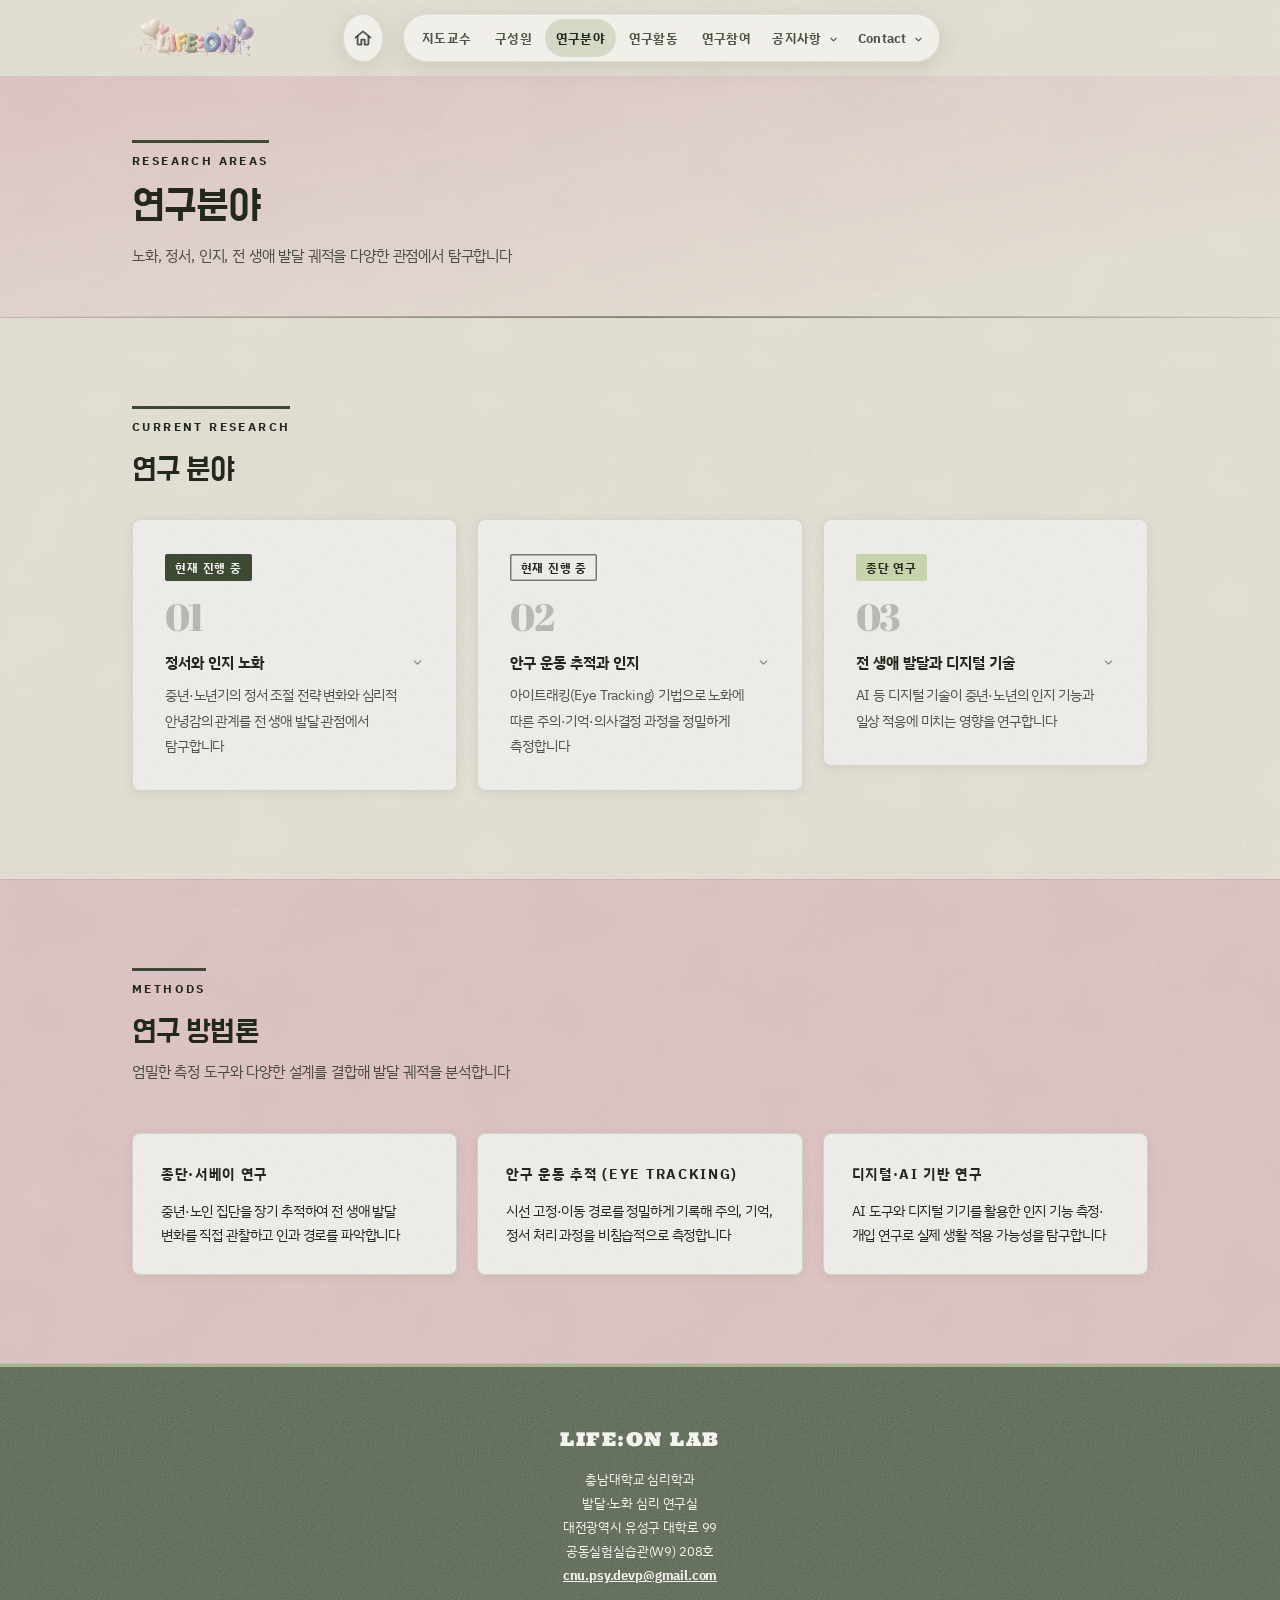
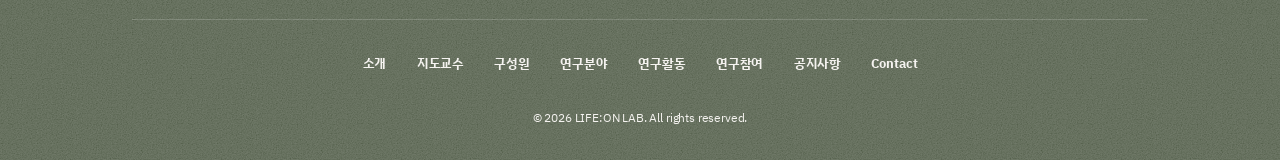
<file: research.html>
<!DOCTYPE html>
<html lang="ko">
<head>
    <meta charset="UTF-8">
    <meta name="viewport" content="width=device-width, initial-scale=1.0">
    <title>LIFE:ON LAB — 연구분야</title>
    <meta name="description" content="LIFE:ON LAB 연구 분야 — 정서·인지 노화, 안구 운동 추적, 전 생애 발달과 디지털 기술.">
    <meta property="og:type" content="website">
    <meta property="og:site_name" content="LIFE:ON LAB — 발달·노화 심리 연구실">
    <meta property="og:title" content="LIFE:ON LAB — 연구분야">
    <meta property="og:description" content="LIFE:ON LAB 연구 분야 — 정서·인지 노화, 안구 운동 추적, 전 생애 발달과 디지털 기술.">
    <meta property="og:url" content="https://cnupsydevp-lab.github.io/cnupsydevp.github.io/research.html">
    <meta property="og:image" content="https://cnupsydevp-lab.github.io/cnupsydevp.github.io/images/og-image-v4.png">
    <meta property="og:image:width" content="1200">
    <meta property="og:image:height" content="630">
    <meta name="twitter:card" content="summary_large_image">
    <link rel="icon" href="favicon-v5.ico" sizes="16x16 32x32 48x48">
    <link rel="icon" type="image/svg+xml" href="favicon-v5.svg">
    <link rel="apple-touch-icon" href="apple-touch-icon-v5.png">
    <link rel="preconnect" href="https://fonts.googleapis.com">
    <link rel="preconnect" href="https://fonts.gstatic.com" crossorigin>
    <link rel="stylesheet" href="https://fonts.googleapis.com/css2?family=Abril+Fatface&family=Black+Han+Sans&family=Do+Hyeon&family=IBM+Plex+Sans+KR:wght@400;700&family=Ultra&display=swap">
    <link rel="stylesheet" href="style.css">
</head>
<body>
<a href="#main-content" class="skip-link">본문으로 바로가기</a>

<header class="site-nav">
    <div class="nav-wrapper">
        <!-- 로고는 두 겹이다: 글자(logo-nav-body) 위에 풍선(logo-nav-balloon)을 겹친 것.
             2026-09-11 로고 교체(LIFE:ON LAB) 이후 풍선 겹은 완전히 빈 캔버스다 —
             새 도안엔 따로 흔들 요소가 없다. 두 파일은 같은 캔버스를 쓰고
             합치면 원본과 픽셀이 같아 멈춰 있어도 이음선이 보이지 않는다 —
             그래서 겹은 그대로 두었다. 2026-09-12 로고 재업로드로 캔버스가
             459×160 → 477×160 으로 바뀌었다(비율 조정, style.css 의 calc 배수도 갱신).
             풍선 쪽은 장식이라 alt 를 비워 두고 글자 쪽이 이름을 읽는다. -->
        <div class="logo"><a href="index.html"><img class="logo-body" src="images/logo/logo-nav-body.png" alt="LIFE:ON LAB" width="477" height="160"><img class="logo-balloon" src="images/logo/logo-nav-balloon.png" alt="" width="477" height="160"></a></div>
        <div class="nav-cluster">
        <a href="index.html" class="nav-home" aria-label="홈">
            <svg viewBox="0 0 24 24" width="20" height="20" fill="none" stroke="currentColor" stroke-width="2.2" stroke-linecap="round" stroke-linejoin="round" aria-hidden="true"><path d="M3 11.5 12 4l9 7.5"></path><path d="M5.5 10v9a1 1 0 0 0 1 1h3.5v-6h4v6H17.5a1 1 0 0 0 1-1v-9"></path></svg>
        </a>
        <nav><ul class="nav-links">
            <li><a href="pi.html">지도교수</a></li>
            <li><a href="members.html">구성원</a></li>
            <li><a href="research.html">연구분야</a></li>
            <li><a href="activities.html"><span class="nav-notif-dot" data-notif="activities" hidden></span>연구활동</a></li>
            <li><a href="participation.html"><span class="nav-notif-dot" data-notif="participation" hidden></span>연구참여</a></li>
            <li class="nav-dropdown">
                <button class="nav-dropdown-btn" aria-expanded="false" aria-haspopup="true"><span class="nav-notif-dot" hidden></span>공지사항 <svg class="nav-arrow" width="11" height="11" viewBox="0 0 24 24" fill="none" stroke="currentColor" stroke-width="2.5" stroke-linecap="round" stroke-linejoin="round" aria-hidden="true"><polyline points="6 9 12 15 18 9"></polyline></svg></button>
                <ul class="nav-dropdown-menu">
                    <li><a href="notices.html"><span class="nav-notif-dot" data-notif="notices" hidden></span>공지사항</a></li>
                    <li><a href="newsletter.html"><span class="nav-notif-dot" data-notif="newsletter" hidden></span>소식지</a></li>
                </ul>
            </li>
            <li class="nav-dropdown">
                <button class="nav-dropdown-btn" aria-expanded="false" aria-haspopup="true">Contact <svg class="nav-arrow" width="11" height="11" viewBox="0 0 24 24" fill="none" stroke="currentColor" stroke-width="2.5" stroke-linecap="round" stroke-linejoin="round" aria-hidden="true"><polyline points="6 9 12 15 18 9"></polyline></svg></button>
                <ul class="nav-dropdown-menu">
                    <li><a href="contact.html">Contact</a></li>
                    <li><a href="admissions.html">대학원 진학</a></li>
                    <li><a href="intern.html">인턴</a></li>
                </ul>
            </li>
        </ul></nav>
        </div>
        <button class="nav-hamburger" id="nav-hamburger" aria-label="메뉴 열기" aria-expanded="false"><span></span><span></span><span></span></button>
    </div>
</header>

<div class="page-header" id="main-content">
    <div class="container">
        <span class="eyebrow">Research Areas</span>
        <h1>연구분야</h1>
        <p>노화, 정서, 인지, 전 생애 발달 궤적을 다양한 관점에서 탐구합니다</p>
    </div>
</div>

<section class="section section-light">
    <div class="container">
        <span class="eyebrow section-eyebrow">Current Research</span>
        <h2 class="section-title">연구 분야</h2>
        <!-- 카드를 누르면 아래에 자세한 내용이 펼쳐진다 (2026-09-25).
             ⚠️ <button> 안에는 <h3> 를 넣을 수 없다 — button 은 phrasing content 만 받는다.
                그래서 제목 글자만 button 으로 감싸 '진짜' 컨트롤로 두고, 카드 아무 데나
                눌러도 열리도록 script.js(initCardToggle)가 카드 전체의 클릭을 받는다.
                키보드·스크린리더는 제목 버튼 하나만 만나므로 컨트롤이 중복되지 않는다.
             ⚠️ 펼침 패널이 카드 안에 있어 열면 그 카드만 길어진다. 같은 줄의 다른 카드가
                따라 늘어나지 않도록 격자에 .card-grid-expandable(align-items:start)을 준다. -->
        <div class="card-grid card-grid-expandable u-mt-2">
            <div class="card card-expandable">
                <div class="card-badge"><span class="badge badge-navy">현재 진행 중</span></div>
                <div class="card-num">01</div>
                <h3><button type="button" class="card-toggle" aria-expanded="false" aria-controls="ra-detail-01">정서와 인지 노화<svg class="card-chevron" width="13" height="13" viewBox="0 0 24 24" fill="none" stroke="currentColor" stroke-width="2.5" stroke-linecap="round" stroke-linejoin="round" aria-hidden="true"><polyline points="6 9 12 15 18 9"></polyline></svg></button></h3>
                <p>중년·노년기의 정서 조절 전략 변화와 심리적 안녕감의 관계를 전 생애 발달 관점에서 탐구합니다</p>
                <div class="card-detail" id="ra-detail-01" hidden>
                    <p>나이가 들며 정서를 다루는 방식이 어떻게 달라지는지, 그리고 그 변화가 심리적 안녕감과 어떻게 이어지는지를 살펴봅니다. 연령대 간 비교와 종단 추적을 함께 사용해 '연령에 따른 차이'와 '시간에 따른 변화'를 구분해 읽습니다.</p>
                    <div class="card-keys">
                        <span class="badge badge-muted">정서 조절</span>
                        <span class="badge badge-muted">심리적 안녕감</span>
                        <span class="badge badge-muted">주관적 노화</span>
                        <span class="badge badge-muted">중·노년기</span>
                    </div>
                </div>
            </div>
            <div class="card card-expandable">
                <div class="card-badge"><span class="badge badge-gold">현재 진행 중</span></div>
                <div class="card-num">02</div>
                <h3><button type="button" class="card-toggle" aria-expanded="false" aria-controls="ra-detail-02">안구 운동 추적과 인지<svg class="card-chevron" width="13" height="13" viewBox="0 0 24 24" fill="none" stroke="currentColor" stroke-width="2.5" stroke-linecap="round" stroke-linejoin="round" aria-hidden="true"><polyline points="6 9 12 15 18 9"></polyline></svg></button></h3>
                <p>아이트래킹(Eye Tracking) 기법으로 노화에 따른 주의·기억·의사결정 과정을 정밀하게 측정합니다</p>
                <div class="card-detail" id="ra-detail-02" hidden>
                    <p>시선이 어디에 먼저 가고 얼마나 머무는지를 기록해, 스스로 보고하기 어려운 처리 과정을 비침습적으로 관찰합니다. 같은 과제를 수행해도 연령에 따라 달라지는 주의 배분과 정보 탐색 방식을 비교합니다.</p>
                    <div class="card-keys">
                        <span class="badge badge-muted">아이트래킹</span>
                        <span class="badge badge-muted">시각 주의</span>
                        <span class="badge badge-muted">기억</span>
                        <span class="badge badge-muted">의사결정</span>
                    </div>
                </div>
            </div>
            <div class="card card-expandable">
                <div class="card-badge"><span class="badge badge-muted">종단 연구</span></div>
                <div class="card-num">03</div>
                <h3><button type="button" class="card-toggle" aria-expanded="false" aria-controls="ra-detail-03">전 생애 발달과 디지털 기술<svg class="card-chevron" width="13" height="13" viewBox="0 0 24 24" fill="none" stroke="currentColor" stroke-width="2.5" stroke-linecap="round" stroke-linejoin="round" aria-hidden="true"><polyline points="6 9 12 15 18 9"></polyline></svg></button></h3>
                <p>AI 등 디지털 기술이 중년·노년의 인지 기능과 일상 적응에 미치는 영향을 연구합니다</p>
                <div class="card-detail" id="ra-detail-03" hidden>
                    <p>AI와 디지털 기기가 일상으로 들어오면서 중년·노년의 인지 기능과 생활 적응이 어떻게 달라지는지를 장기간 추적합니다. 기술을 쓰는 경험 자체가 발달 궤적에 남기는 흔적과, 그 과정에서 벌어지는 격차를 함께 봅니다.</p>
                    <div class="card-keys">
                        <span class="badge badge-muted">디지털 리터러시</span>
                        <span class="badge badge-muted">AI</span>
                        <span class="badge badge-muted">인지 기능</span>
                        <span class="badge badge-muted">일상 적응</span>
                    </div>
                </div>
            </div>
        </div>
    </div>
</section>



<section class="section section-alt">
    <div class="container">
        <span class="eyebrow section-eyebrow">Methods</span>
        <h2 class="section-title">연구 방법론</h2>
        <p class="section-sub">엄밀한 측정 도구와 다양한 설계를 결합해 발달 궤적을 분석합니다</p>
        <div class="info-grid">
            <div class="info-card">
                <h3>종단·서베이 연구</h3>
                <p>중년·노인 집단을 장기 추적하여 전 생애 발달 변화를 직접 관찰하고 인과 경로를 파악합니다</p>
            </div>
            <div class="info-card">
                <h3>안구 운동 추적 (Eye Tracking)</h3>
                <p>시선 고정·이동 경로를 정밀하게 기록해 주의, 기억, 정서 처리 과정을 비침습적으로 측정합니다</p>
            </div>
            <div class="info-card">
                <h3>디지털·AI 기반 연구</h3>
                <p>AI 도구와 디지털 기기를 활용한 인지 기능 측정·개입 연구로 실제 생활 적용 가능성을 탐구합니다</p>
            </div>
        </div>
    </div>
</section>

<footer class="site-footer">
    <div class="container">
        <div class="footer-inner">
            <div class="footer-brand">
                <span class="footer-logo">LIFE:ON LAB</span>
                <p>충남대학교 심리학과<br>발달·노화 심리 연구실<br>대전광역시 유성구 대학로 99<br>공동실험실습관(W9) 208호<br><a href="mailto:cnu.psy.devp@gmail.com">cnu.psy.devp@gmail.com</a></p>
            </div>
        </div>
        <nav class="footer-nav" aria-label="푸터 메뉴">
            <a href="index.html">소개</a>
            <a href="pi.html">지도교수</a>
            <a href="members.html">구성원</a>
            <a href="research.html">연구분야</a>
            <a href="activities.html">연구활동</a>
            <a href="participation.html">연구참여</a>
            <a href="notices.html">공지사항</a>
            <a href="contact.html">Contact</a>
        </nav>
        <p class="footer-copy">&copy; 2026 LIFE:ON LAB. All rights reserved.</p>
    </div>
</footer>

<script src="posts.js"></script>
<script src="script.js"></script>
</body>
</html>
</file>
<file: style.css>
/* ── Variables ──────────────────────────────────────────── */
/*
  [색상 수정 가이드 — 5색 팔레트 + 잉크 2단 + 알림색 1]
  이 사이트는 아래 색만 사용한다. 새 색을 추가하지 말 것.

    --paper #EDE8DC  지면 (body · section · section-light)
    --card  #F5F3F0  지면 위에 얹힌 종이 — 카드·구성원 프로필 카드(고정)·모달·입력면·내비 알약
    --blush #E7CCCC  따뜻한 교차 밴드 (section-alt) · 상단 워시 · 하이라이터 마커
    --sage  #A5B68D  강조 '면' (기본 버튼 · 활성 메뉴 · 포커스 헤일로 · 푸터 상단 룰)
    --moss  #C1CFA1  부드러운 '면' (칩 · 배지 워시)
    --ink   #3D4A33  '면'과 '선' 전용 — 푸터·문의버튼·모달 면, 테두리·그림자 알파
    --text  #23281C  '글자' 전용 근접 검정

  [다섯 색은 모두 밝다 — 어두운 끝은 잉크가 맡는다]
  팔레트 5색은 명도가 높아 '눌러 닫는 어두운 면'을 만들 수 없다. 그래서
  --ink / --text 를 둔다. 둘 다 --sage 와 같은 황록 계열에서 명도만 내린 값이라,
  팔레트 밖 색이 아니라 '세이지의 어두운 끝'으로 읽힌다.
  (--text 는 H 85.0° 로 세이지 84.9° 와 정확히 같은 색상, --ink 는 H 93.9° 로 9° 더 초록)
  순수 #000 은 이 종이 위에서 차갑게 겉돌아 쓰지 않는다.

  [규칙]
  - 면 색 변경: --bg / --bg-card / --bg-light-card / --bg-footer 조정
  - 테두리·그림자·hover 음영은 팔레트 색의 rgba 알파값만 사용.
    rgba() 안에는 hex 를 쓸 수 없으므로 반드시 --*-rgb 토큰을 거친다
    → rgba(var(--ink-rgb), 0.14)
  - 블러시·세이지·모스를 글자색으로 쓰지 말 것. 셋은 항상 "면"이고,
    그 위 글자는 항상 --text (7:1 이상).
  - 블러시 밴드(section-alt)는 한 페이지에 하나. 두 개 이상이면 밴드로 읽히지 않는다.
  - 세이지도 아껴 쓸 것. 한 화면에 세이지 면이 여러 개면 강조로 읽히지 않는다.

  [대비 — WCAG]
    text/paper 12.3:1 · text/card 13.6:1 · text/blush 10.0:1
    text/moss   9.1:1 · text/sage  7.0:1 · card/ink  8.5:1
    ink/paper   7.7:1 · ink/card   8.5:1 · ink/blush  6.3:1

  [예외 1 — --alert]
  새 글 알림 도트만 팔레트 밖의 붉은색을 쓴다. "새 것"은 팔레트 안의 어떤 색으로도
  대체할 수 없는 관습적 신호이고, 세이지로 바꾸면 강조 면과 구분되지 않는다.
  다만 색상환(H≈4°)은 블러시와 같아서 '농축된 블러시'로 읽힌다.
  종이 위 3.7:1 · 카드 위 4.0:1 로 그래픽 요소 기준(3:1) 충족.
  이 색은 알림 도트 외에 쓰지 말 것.

  [예외 2 — --wood / --wood-dark]
  소식지의 노끈과 나무 집게 두 곳에만 쓴다. 노끈과 집게는 '사물'이라 색이 곧
  재질이고, 세이지 집게는 플라스틱으로 보인다.
  종이(H 42.4°)와 같은 따뜻한 색상 계열의 어두운 쪽이라, 팔레트 밖 색이 아니라
  '종이의 제 색이 진해진 것'으로 읽힌다 (--ink 가 세이지의 어두운 끝인 것과 같은 방식).
    --wood      #CCAE7B  H 38° — 집게 몸통 (밝은 나무면)
    --wood-dark #715533  H 33° — 노끈 몸통 · 집게 좌우 명암 · 이음선 · 결
  종이 위 대비: wood-dark 5.6:1 (노끈과 집게 윤곽이 선명), wood 1.7:1 (면이라 무관).
  이 두 색은 소식지 노끈·집게 외에 쓰지 말 것 — 글자색으로는 절대 쓰지 말 것.
*/
:root {
  /* ── 원색 5개 + 잉크 2단 (Single Source of Truth) ────────── */
  --paper: #EDE8DC;
  --card:  #F5F3F0;
  --blush: #E7CCCC;
  --sage:  #A5B68D;
  --moss:  #C1CFA1;
  --ink:   #3D4A33;
  --text:  #23281C;

  --alert: #C2554E;

  /* 소식지 노끈·나무 집게 전용 (예외 2 — 위 설명 참고) */
  --wood:      #CCAE7B;
  --wood-dark: #715533;

  /* 알파 파생용 rgb 트리플렛 — 위 hex 를 바꾸면 이 값도 함께 바꾼다 */
  --paper-rgb: 237, 232, 220;
  --card-rgb:  245, 243, 240;
  --blush-rgb: 231, 204, 204;
  --sage-rgb:  165, 182, 141;
  --moss-rgb:  193, 207, 161;
  --ink-rgb:    61,  74,  51;
  --text-rgb:   35,  40,  28;
  --wood-rgb:      204, 174, 123;
  --wood-dark-rgb: 113,  85,  51;

  /* ── 종이 질감 ─────────────────────────────────────────────
     외부 이미지 없이 SVG feTurbulence 로 만든 두 겹 노이즈.
       --grain     : 잔 섬유 (180px 타일). 값을 0.86~1.0 으로 압축했으므로
                     multiply 로 얹으면 최대 14% 만 어두워진다.
       --pulp      : 큰 얼룩 = 펄프 뭉침 (520px 타일). 최대 7%.
       --grain-ink : 잉크 면(푸터)용. 값이 0~0.08 이라 screen 으로 얹어
                     섬유가 빛을 받는 것처럼 밝아진다.
     두 겹을 겹치는 이유: 잔 섬유만으로는 프린터 노이즈처럼 균일해 보이고,
     큰 얼룩이 함께 있어야 손으로 뜬 종이로 읽힌다.
     사용법 → "종이 면 · 질감" 섹션의 셀렉터 목록 참고. */
  --grain: url("data:image/svg+xml,%3Csvg xmlns='http://www.w3.org/2000/svg' width='180' height='180'%3E%3Cfilter id='g' filterUnits='userSpaceOnUse' x='0' y='0' width='180' height='180'%3E%3CfeTurbulence type='fractalNoise' baseFrequency='0.86' numOctaves='4' stitchTiles='stitch'/%3E%3CfeColorMatrix type='saturate' values='0'/%3E%3CfeComponentTransfer%3E%3CfeFuncR type='linear' slope='0.14' intercept='0.86'/%3E%3CfeFuncG type='linear' slope='0.14' intercept='0.86'/%3E%3CfeFuncB type='linear' slope='0.14' intercept='0.86'/%3E%3CfeFuncA type='linear' slope='0' intercept='1'/%3E%3C/feComponentTransfer%3E%3C/filter%3E%3Crect width='180' height='180' filter='url(%23g)'/%3E%3C/svg%3E");
  --pulp: url("data:image/svg+xml,%3Csvg xmlns='http://www.w3.org/2000/svg' width='520' height='520'%3E%3Cfilter id='p' filterUnits='userSpaceOnUse' x='0' y='0' width='520' height='520'%3E%3CfeTurbulence type='fractalNoise' baseFrequency='0.013' numOctaves='3' stitchTiles='stitch'/%3E%3CfeColorMatrix type='saturate' values='0'/%3E%3CfeComponentTransfer%3E%3CfeFuncR type='linear' slope='0.07' intercept='0.93'/%3E%3CfeFuncG type='linear' slope='0.07' intercept='0.93'/%3E%3CfeFuncB type='linear' slope='0.07' intercept='0.93'/%3E%3CfeFuncA type='linear' slope='0' intercept='1'/%3E%3C/feComponentTransfer%3E%3C/filter%3E%3Crect width='520' height='520' filter='url(%23p)'/%3E%3C/svg%3E");
  --grain-ink: url("data:image/svg+xml,%3Csvg xmlns='http://www.w3.org/2000/svg' width='180' height='180'%3E%3Cfilter id='i' filterUnits='userSpaceOnUse' x='0' y='0' width='180' height='180'%3E%3CfeTurbulence type='fractalNoise' baseFrequency='0.8' numOctaves='4' stitchTiles='stitch'/%3E%3CfeColorMatrix type='saturate' values='0'/%3E%3CfeComponentTransfer%3E%3CfeFuncR type='linear' slope='0.08' intercept='0'/%3E%3CfeFuncG type='linear' slope='0.08' intercept='0'/%3E%3CfeFuncB type='linear' slope='0.08' intercept='0'/%3E%3CfeFuncA type='linear' slope='0' intercept='1'/%3E%3C/feComponentTransfer%3E%3C/filter%3E%3Crect width='180' height='180' filter='url(%23i)'/%3E%3C/svg%3E");
  --grain-size: 180px 180px;
  /* ── 노끈 (소식지 폴라로이드 줄) ─────────────────────────────
     늘어진 곡선을 SVG 마스크로 그린다. 색은 background-color 가 맡으므로
     토큰(--wood-dark / --wood)을 그대로 쓸 수 있다 — 파일 안의 아이콘들과 같은 방식.
     SVG 안에 색을 박아 두면 나무색을 바꿀 때 데이터 URI 를 고쳐야 한다.
     viewBox 높이(18)를 쓰는 요소 높이와 같게 두면 세로 배율이 1 이라
     stroke-width 가 화면에서도 그대로 유지된다. preserveAspectRatio='none' 로
     가로만 늘어나므로 칸 너비가 달라져도 굵기는 변하지 않는다.
     M0 3 Q50 21 100 3 → 양끝 y=3, 가장 낮은 지점 y=12 → 9px 늘어짐.

     [꼬임 표현 — --twine-lit 을 점선으로]
     꼬아 만든 노끈은 꼬임 마디마다 빛이 끊겨 맺힌다. 그래서 위쪽 결을 실선이 아니라
     짧은 점선으로 그린다 (linecap='round' 이라 마디가 알약처럼 둥글다).
     dasharray 2.4+1.6 = 주기 4 → viewBox 폭 100 이 주기의 정확히 25배라
     칸이 바뀌어도 마디 간격이 어긋나지 않는다. 주기를 4 로 유지할 것. */
  --twine: url("data:image/svg+xml,%3Csvg xmlns='http://www.w3.org/2000/svg' viewBox='0 0 100 18' preserveAspectRatio='none'%3E%3Cpath d='M0 3 Q50 21 100 3' fill='none' stroke='%23000' stroke-width='3' stroke-linecap='round'/%3E%3C/svg%3E");
  --twine-lit: url("data:image/svg+xml,%3Csvg xmlns='http://www.w3.org/2000/svg' viewBox='0 0 100 18' preserveAspectRatio='none'%3E%3Cpath d='M0 2.2 Q50 20.2 100 2.2' fill='none' stroke='%23000' stroke-width='1.2' stroke-linecap='round' stroke-dasharray='2.4 1.6'/%3E%3C/svg%3E");
  --pulp-size:  520px 520px;

  /* 배경색 계열 */
  --bg:          var(--paper);   /* 전체 body 기본 배경 */
  --bg-card:     var(--card);    /* 카드 배경 — 지면 위에 얹힌 종이 */
  --bg-hover:    rgba(var(--ink-rgb), 0.06);

  /* 포인트 컬러 (세이지) — 면에만 사용 */
  --accent:        var(--sage);
  --accent-dark:   var(--text);                    /* 구 강조 텍스트 → 본문 검정 */
  --accent-dim:    rgba(var(--sage-rgb), 0.38);    /* hover·active 면 */
  /* 상태 테두리(hover 등) — WCAG 1.4.11 의 3:1 을 세 지면 모두에서 확보해야 한다.
     새 잉크(올리브)는 구 잉크(마룬)보다 밝아 0.55 로는 2.5~2.8:1 밖에 안 나온다 → 0.70.
     (종이 3.7:1 · 카드 3.9:1 · 블러시 3.3:1) */
  --accent-border: rgba(var(--ink-rgb), 0.70);

  /* 텍스트색 */
  --muted:       rgba(var(--text-rgb), 0.78);   /* 종이 위 6.5:1 · 블러시 위 5.7:1 */

  /* 테두리색 */
  --border:      rgba(var(--ink-rgb), 0.14);
  --border-md:   rgba(var(--ink-rgb), 0.22);

  /* 라이트 섹션 배경색 */
  --bg-light:      var(--paper);   /* section-light 배경 */
  --bg-light-card: var(--blush);   /* section-alt 배경 */
  --bg-footer:     var(--ink);     /* footer 배경 — 페이지를 아래에서 눌러 닫는 앵커 */

  /* 라이트 섹션 텍스트색 */
  --text-dark:     var(--text);

  /* 본문 — IBM Plex Sans KR (한글+영문 모두 지원) */
  --font:         'IBM Plex Sans KR', system-ui, -apple-system, sans-serif;
  /* 큰 글씨(제목·장식 숫자) — 영문/숫자 → Abril Fatface, 한글 → Do Hyeon */
  --font-display: 'Abril Fatface', 'Do Hyeon', system-ui, -apple-system, sans-serif;
  /* 로고·히어로 — 강조 티어(굵은 제목): 영문 → Ultra, 한글 → Black Han Sans */
  --font-display-strong: 'Ultra', 'Black Han Sans', system-ui, -apple-system, sans-serif;
  /* UI 텍스트(내비·버튼·라벨·폼 입력) — 디스플레이 폰트 금지, 본문과 동일 */
  --font-ui: 'IBM Plex Sans KR', system-ui, -apple-system, sans-serif;
  /* 장식 숫자(카드 번호 등) */
  --font-ui-num: 'Abril Fatface', system-ui, -apple-system, sans-serif;

  /* 타입 스케일 — 본문·UI 글자 크기는 아래 토큰만 사용 (최소 12px) */
  --fs-xs:   0.75rem;    /* 12px — 배지·캡션·라벨 */
  --fs-sm:   0.8125rem;  /* 13px — 보조 텍스트·버튼·내비 */
  --fs-md:   0.875rem;   /* 14px — 카드 본문·폼 */
  --fs-base: 0.9375rem;  /* 15px — 강조 본문·서브텍스트 */
  --fs-lg:   1rem;       /* 16px — 본문 기준 */
  --fs-xl:   1.15rem;    /* 모달 제목 */
  --fs-2xl:  1.375rem;   /* 게시글 제목 */
  --fs-3xl:  1.75rem;    /* 프로필 이름·소제목 */
  --fs-4xl:  2rem;       /* 섹션 타이틀 */

  --radius: 8px;
  --shadow-sm: 0 2px 10px rgba(var(--ink-rgb), 0.10);
}

/* ── Reset ──────────────────────────────────────────────── */
*, *::before, *::after { margin: 0; padding: 0; box-sizing: border-box; }

/* ── Focus ───────────────────────────────────────────────── */
:focus-visible {
  outline: 2px solid var(--text);
  outline-offset: 3px;
  border-radius: 3px;
}

/* ── Screen Reader Only ──────────────────────────────────── */
/* 시각적으로 숨기고 스크린리더에만 읽히는 텍스트 */
.sr-only {
  position: absolute;
  width: 1px;
  height: 1px;
  padding: 0;
  margin: -1px;
  overflow: hidden;
  clip: rect(0 0 0 0);
  white-space: nowrap;
  border: 0;
}

/* ── Skip Link ───────────────────────────────────────────── */
.skip-link {
  position: absolute;
  top: -100%;
  left: 1rem;
  z-index: 9999;
  padding: 0.5rem 1rem;
  background: var(--accent);
  color: var(--text);
  font-size: var(--fs-md);
  font-weight: 700;
  text-decoration: none;
  border-radius: 0 0 var(--radius) var(--radius);
  transition: top 0.15s;
}
.skip-link:focus { top: 0; }

body {
  font-family: var(--font);
  font-weight: 400;
  color: var(--text-dark);
  /* 지면 — 종이색 위에 잔 섬유(grain) + 큰 얼룩(pulp) 두 겹을 multiply 로 얹는다 */
  background-color: var(--bg);
  background-image: var(--grain), var(--pulp);
  background-size: var(--grain-size), var(--pulp-size);
  background-blend-mode: multiply, multiply;
  line-height: 1.75;
  letter-spacing: -0.01em;   /* IBM Plex Sans KR 본문 자간 보정 (한글 살짝 조임) */
  -webkit-font-smoothing: antialiased;
  overflow-x: hidden;
  word-break: keep-all;
  overflow-wrap: break-word;
}

/* ── Layout ─────────────────────────────────────────────── */
.container { max-width: 1080px; margin: 0 auto; padding: 0 2rem; }

/* ── Navigation ─────────────────────────────────────────── */
.site-nav {
  position: sticky;
  top: 0;
  background: transparent;
  border-bottom: none;
  z-index: 1000;
}
.nav-wrapper {
  display: flex;
  align-items: center;
  justify-content: space-between;   /* 로고(좌) · 메뉴그룹(우) */
  gap: 1rem;
  padding: 0.9rem 2rem;
  max-width: 1080px;
  margin: 0 auto;
}
/* 웹페이지 이름: 왼쪽 끝 고정. 스크롤하면 사라짐 */
.logo {
  --logo-h: 44px;   /* 로고 높이 — 폭은 아래에서 이 값으로 계산된다 */
  transition: opacity 0.3s ease, visibility 0.3s ease;
}
/* 홈 버튼도 랩실 이름과 함께 사라진다. visibility로만 감춰 자리는 남기므로
   메뉴 알약 위치가 스크롤 시 흔들리지 않는다. */
.site-nav.scrolled .logo,
.site-nav.scrolled .nav-home {
  opacity: 0;
  visibility: hidden;
  pointer-events: none;
}
/* 연구실 이름: 왼쪽 끝, 배경/박스 없이 로고 이미지만.
   가로·세로를 CSS 에서 둘 다 못 박으므로 내려받기 전에도 브라우저가 자리를 잡아
   내비가 흔들리지 않는다(CLS 방지). HTML 의 width/height 는 logo-nav-body.png
   의 실제 캔버스 크기이고, 표시 크기는 여기서 정한다.

   [높이를 44px 로 정한 근거]
   오른쪽 메뉴 알약의 높이는 47px 이다 (글자 13px × 줄높이 1.75 = 23px,
   + 링크 세로 여백 14.4px + 알약 여백 8px + 테두리 2px).
   로고를 그 높이에 딱 맞추면(48px) 알약은 반투명 유리인데 로고는 꽉 찬 그림이라
   훨씬 무겁게 읽혀 이름이 메뉴를 눌러 버린다. 44px 이면 전체가 알약보다 3px
   낮아 여전히 메뉴에 자리를 내준다.

   [2026-09-11 로고 교체 — NOMAD Lab → LIFE:ON LAB]
   새 로고(logo-full.png)는 가로로 긴 한 줄 구성이라 비율이 2.86875:1
   (캔버스 459×160)로 바뀌었다 — 구 로고(NOMAD Lab)는 1.4875:1(238×160) 였다.
   높이는 그대로 44px 로 두고 폭만 비율을 따라 65→75px 에서 126px 로 늘었다.
   그림을 다시 뽑으면 아래 calc 의 배수(새 캔버스 가로÷세로)도 다시 재야 한다.

   [2026-09-12 로고 재업로드] 같은 "LIFE:ON" 그림을 다시 뽑아 올린 것 —
   비율이 2.86875:1 → 2.98125:1(캔버스 477×160)로 조금 바뀌었다. 높이 44px 기준
   폭은 126px → 131px.

   [좌우 여유] 로고 131 + 간격 16 + 오른쪽 묶음 ≒ 625 = 772px 로
   내비가 가장 빠듯한 데스크톱 폭(861px, 내용 폭 797px)에서도 25px 남는다. */
.logo a {
  position: relative;   /* 풍선 겹을 이 안에 겹쳐 놓는다 */
  display: block;
  text-decoration: none;
}
.logo img {
  display: block;
  height: var(--logo-h);
  width: calc(var(--logo-h) * 2.98125);
}
/* 풍선 겹 — 새 로고(LIFE:ON LAB)에는 따로 흔들 요소가 없어 지금은 완전히
   투명한 빈 캔버스다(logo-nav-balloon.png). 글자 겹(logo-nav-body.png)이
   그림 전체를 담는다. 두 겹 구조와 픽셀 맞춤 관례만 남겨 뒀다 — 나중에
   흔들리는 요소가 생기면 그 부분만 이 겹으로 옮기면 된다. */
.logo-balloon {
  position: absolute;
  top: 0;
  left: 0;
  pointer-events: none;   /* 링크 클릭은 글자 겹이 받는다 */
}
/* 홈 버튼 + 메뉴바: 오른쪽 끝에 배치 (랩실 이름 · 홈 · 메뉴 순서)
   모바일(≤860px)에서는 기존대로 .nav-cluster 통째로 숨김 */
.nav-cluster {
  display: flex;
  align-items: stretch;   /* 홈 버튼 높이를 메뉴 알약에 맞춤 */
  gap: 1.25rem;   /* 홈 버튼을 메뉴 알약에서 떼어 별개 요소로 읽히게 */
  /* 오른쪽 끝선에서 최대 208px 당겨 온다 — 본문 폭(1016px) 기준으로
     홈 버튼+메뉴 묶음이 가운데 오는 위치다. 이보다 더 왼쪽으로 가면
     왼쪽 끝 랩실 이름(.logo)과 간격이 좁아지기 시작한다.
     화면이 좁아지면 여백이 비례해 줄고 880px 부근에서 0이 되므로,
     데스크톱 하한(861px)에서도 메뉴 알약이 로고와 겹치거나 눌리지 않는다.
     1080px에서 최대치에 닿게 기울기를 잡아, 그보다 넓은 화면(본문 폭이
     1080px로 고정되는 구간)에서는 위치가 항상 같아 보인다. */
  margin-right: clamp(0px, calc((100vw - 880px) * 1.04), 13rem);
}
/* 홈 버튼: 메뉴 알약과 동일한 글래스모피즘 + 정원형.
   높이를 알약에 맞추고(align-self: stretch) 정비율로 폭을 잡아
   알약 패딩이 바뀌어도 둘의 높이·중심선이 어긋나지 않게 한다.
   (min-width는 aspect-ratio 미지원 브라우저 대비 + 터치 타깃 최소 크기) */
.nav-home {
  align-self: stretch;
  aspect-ratio: 1;
  min-width: 40px;   /* aspect-ratio 미지원 대비 하한 — 알약 높이보다 작아야 정원 유지 */
  display: flex;
  align-items: center;
  justify-content: center;
  flex-shrink: 0;
  border-radius: 50%;
  background: rgba(var(--card-rgb), 0.82);
  /* 지면과 알약이 둘 다 밝은 종이색이라 밝은 테두리는 보이지 않는다.
     윤곽은 잉크 실선이 잡고, 안쪽 위 1px 밝은 선이 종이가 접힌 결을 만든다. */
  border: 1px solid rgba(var(--ink-rgb), 0.10);
  box-shadow: 0 6px 22px rgba(var(--ink-rgb), 0.13), inset 0 1px 0 rgba(var(--card-rgb), 0.9);
  -webkit-backdrop-filter: blur(14px) saturate(140%);
  backdrop-filter: blur(14px) saturate(140%);
  color: var(--muted);
  transition: color 0.18s, background 0.18s, opacity 0.3s ease, visibility 0.3s ease;
}
.nav-home svg {
  width: 20px;
  height: 20px;
}
.nav-home:hover,
.nav-home.active {
  color: var(--text);
  background: var(--accent-dim);
}
/* 메뉴: 글래스모피즘 알약(타원형) 한 줄 */
.nav-links {
  display: flex;
  align-items: center;
  list-style: none;
  gap: 0.1rem;
  padding: 0.25rem 0.4rem;
  border-radius: 999px;
  background: rgba(var(--card-rgb), 0.82);
  /* 지면과 알약이 둘 다 밝은 종이색이라 밝은 테두리는 보이지 않는다.
     윤곽은 잉크 실선이 잡고, 안쪽 위 1px 밝은 선이 종이가 접힌 결을 만든다. */
  border: 1px solid rgba(var(--ink-rgb), 0.10);
  box-shadow: 0 6px 22px rgba(var(--ink-rgb), 0.13), inset 0 1px 0 rgba(var(--card-rgb), 0.9);
  -webkit-backdrop-filter: blur(14px) saturate(140%);
  backdrop-filter: blur(14px) saturate(140%);
}
.nav-links a {
  display: block;
  font-family: var(--font-ui);
  font-size: var(--fs-sm);
  font-weight: 700;
  color: var(--muted);
  text-decoration: none;
  padding: 0.45rem 0.7rem;   /* 세로 여백 축소 — 터치 타깃(약 37px)과의 균형점 */
  border-radius: 999px;
  letter-spacing: 0.02em;
  transition: color 0.18s, background 0.18s;
}
.nav-links a:hover,
.nav-links a.active {
  color: var(--text);
  background: var(--accent-dim);
}
/* ── Dropdown Nav ────────────────────────────────────────── */
.nav-dropdown { position: relative; }

.nav-dropdown-btn {
  display: block;
  font-family: var(--font-ui);
  font-size: var(--fs-sm);
  font-weight: 700;
  color: var(--muted);
  background: none;
  border: none;
  cursor: pointer;
  padding: 0.45rem 0.55rem;   /* .nav-links a와 동일하게 세로 여백 축소 */
  border-radius: 999px;   /* 다른 메뉴 항목과 통일 (타원형 음영은 상위메뉴, 직각은 하위메뉴 패널) */
  letter-spacing: 0.02em;
  transition: color 0.18s, background 0.18s;
  white-space: nowrap;
}
.nav-dropdown-btn:hover,
.nav-dropdown-btn.active {
  color: var(--text);
  background: var(--accent-dim);
}

.nav-arrow {
  width: 11px;
  height: 11px;
  display: inline-block;
  margin-left: 0.18rem;
  transition: transform 0.2s ease;
  vertical-align: middle;
}
.nav-dropdown.open .nav-arrow,
.nav-dropdown:hover .nav-arrow { transform: rotate(180deg); }

.nav-dropdown-menu {
  display: none;
  position: absolute;
  top: calc(100% + 10px);
  right: 0;
  min-width: 148px;
  list-style: none;
  padding: 0.35rem 0;
  background: rgba(var(--card-rgb), 0.96);
  border: 1px solid var(--border-md);
  border-top: 2px solid var(--ink);       /* 신문 마스트헤드 룰 — eyebrow 룰과 같은 잉크 선 */
  border-radius: 0;                        /* 직각 모서리 (신문 룰과 통일) */
  box-shadow: 0 12px 32px rgba(var(--ink-rgb), 0.18);
  -webkit-backdrop-filter: blur(16px) saturate(140%);
  backdrop-filter: blur(16px) saturate(140%);
  z-index: 1001;
}
.nav-dropdown.open .nav-dropdown-menu,
.nav-dropdown:hover .nav-dropdown-menu { display: block; }

/* 버튼과 메뉴 사이 10px 틈을 invisible 영역으로 메워 hover 유지 */
.nav-dropdown-menu::before {
  content: '';
  position: absolute;
  top: -10px;
  left: 0;
  right: 0;
  height: 10px;
}

.nav-dropdown-menu a {
  display: block;
  font-family: var(--font-ui);
  font-size: var(--fs-sm);
  font-weight: 700;
  color: var(--muted);
  text-decoration: none;
  padding: 0.6rem 1rem;
  border-radius: 0;   /* .nav-links a의 999px가 상속되지 않도록 명시 (하위메뉴 패널 직각과 통일) */
  letter-spacing: 0.02em;
  transition: color 0.15s, background 0.15s;
  -webkit-tap-highlight-color: transparent;
}
.nav-dropdown-menu a:hover,
.nav-dropdown-menu a:active,
.nav-dropdown-menu a.active {
  color: var(--text-dark);
  background: var(--accent-dim);
}

.nav-notif-dot {
  display: inline-block;
  width: 6px;
  height: 6px;
  background: var(--alert);
  border-radius: 50%;
  /* 글자 앞에 놓이는 도트는 위첨자가 아니라 행 중앙에 맞춘다 */
  vertical-align: middle;
  margin-right: 5px;
  flex-shrink: 0;
}
.nav-notif-dot[hidden] { display: none; }

/* ── Hero ───────────────────────────────────────────────── */
.hero {
  /* [여백 계산 — 2026-09-17 글자·버튼 제거, 로고 한 장으로 복귀]
     제목·소개·버튼이 약 230px 을 차지하던 동안은 위아래를 3.25rem/4rem 까지
     조여야 13인치 노트북에서 주 버튼이 첫 화면에 들어왔다. 그 셋을 걷어냈으므로
     여백을 2026-09-12 이전 값(5rem/5.5rem)으로 되돌린다:
     80px(위) + 355px(로고) + 88px(아래) = 523px. 내비(73px)를 더해도 596px 라
     노트북 첫 화면을 로고가 채우고 아래 섹션이 살짝 비쳐 '더 있다'는 신호가 남는다.
     ⚠️ 로고 아래에 글자를 다시 넣으려면 이 여백부터 다시 줄일 것
        (지난번 값과 계산은 git 이력 e088321 에 남아 있다). */
  padding: 5rem 0 5.5rem;
  text-align: center;
  position: relative;
  overflow: hidden;
  /* 위 → 아래 순서: 점 격자(모눈) · 잔 섬유 · 큰 얼룩 · 블러시 워시 · 종이색.
     워시는 rgba(블러시, 0) 으로 끝낸다 — transparent 로 끝내면 회색을 지나며 탁해진다.
     워시가 74% 에서 종이색으로 수렴하므로 다음 섹션과 이음선이 생기지 않는다. */
  background-color: var(--paper);
  background-image:
    radial-gradient(circle, rgba(var(--ink-rgb), 0.07) 1px, rgba(var(--ink-rgb), 0) 1px),
    var(--grain),
    var(--pulp),
    linear-gradient(168deg, var(--blush) 0%, rgba(var(--blush-rgb), 0) 74%);
  background-size: 28px 28px, var(--grain-size), var(--pulp-size), auto;
  background-blend-mode: normal, multiply, multiply, normal;
}
/* 히어로 이름 로고 — 첫 화면을 이것 하나로 채운다(글자·버튼 없음).
   본문 폭을 가득 쓴다: 컨테이너 1080px − 좌우 여백 2rem×2 = 1016px.
   2026-09-11 로고 교체(LIFE:ON LAB) 이후 2.861:1 비율이라 세로 355px
   (구 로고 NOMAD Lab 은 2.110:1, 세로 482px 였다).

   [배경 없음] 이 그림은 배경이 투명하다(알파 채널). 그래서 틀·대지·그림자를
   두르지 않는다 — 두르면 투명한 자리에 사각형이 드러나 그림이 판 위에 얹힌 것처럼
   보인다. 풍선 글자가 종이 결·모눈·블러시 워시 위에 바로 놓이게 두는 게 맞다.
   (처음에 JPEG 로 만들었다가 투명한 곳이 검정으로 구워져 검은 띠가 떴다.
    JPEG 는 알파를 담지 못한다 — 이 로고는 반드시 WebP/PNG 로 둔다.)

   [해상도] 파일은 2085px 폭 — 원본에서 알파가 있는 범위만 잘라낸 크기이고
   늘리지 않았다. 1016px 표시에서 2.05배 — 레티나 2배 요구를 이미 넘는다. */
.hero-wordmark {
  margin: 0 auto;
  /* 애니메이션의 기준점 — 아래 가운데. 들어올 때의 출렁임(Jello)이 밑변을 딛고
     일어나 '바닥에 놓인 물체'로 읽힌다. 가운데를 축으로 두면 위아래가 반대로
     갈라져 공중에서 비틀리는 느낌이 된다. */
  transform-origin: 50% 100%;
}

/* ── 이름 로고 겹 ──────────────────────────────────────
   별 셋이 따로 반짝이려고 원본 한 장에서 별만 도려내 얹은 것.
   겹치는 픽셀이 없어서 정지 상태에서는 원본과 같은 그림이 된다.
   (자세한 내용은 index.html 의 .wm 주석, 만드는 법은 images/logo/README.md.
   2026-08 판(NOMAD Lab)은 끈·구슬 흔들림까지 열 장으로 갈랐으나 그 움직임을
   뺀 뒤로는 죽은 무게였다 — 2026-09-11 로고 교체 때 별 3 + 글자 1 로 정리했다.) */
.wm { position: relative; }
.wm picture { display: block; }   /* picture 는 인라인이라 아래 여백이 생긴다 */
/* 글자(고리·끈·구슬·사각형·리본 포함) 한 장만 흐름에 남아 히어로의 높이를 정한다.
   relative 를 주는 건 위치 이동이 아니라 그리는 순서 때문이다 — 이게 없으면
   absolute 인 별들이 항상 글자 위에 그려져 앞뒤가 뒤집힌다. */
.wm-letters {
  display: block;
  width: 100%;
  height: auto;
  position: relative;
}
/* 별 세 겹. left·top·width 는 조각마다 다르므로 마크업에 인라인으로 두었다
   (원본 2085×729 안에서의 제 자리를 % 로 옮긴 값이라 화면 폭이 변해도 맞는다). */
.wm-layer { position: absolute; height: auto; }
/* 글자 위를 지나가는 빛의 판 — 글자 그림과 정확히 같은 칸이다.
   .wm 의 높이는 흐름에 남은 유일한 요소인 글자 그림이 정하므로 inset:0 이면 딱 겹친다.

   [마스크] 빛이 종이 위로 새지 않고 글자 안에서만 보이게 하는 장치다.
   마스크 그림의 '불투명한 자리'에만 내용이 그려진다 — 여기에 글자 실루엣을 넣으면
   빛 띠가 글자 모양대로 잘린다. letters.png 를 그대로 쓰면 978KB 를 한 벌 더
   받아야 하므로, 알파 채널만 500px 로 줄이고 8단계로 뭉갠 7KB 짜리를 따로 떴다
   (letters-mask.png — 만드는 법은 images/logo/README.md).
   흑백 PNG 라 WebP 를 못 읽는 브라우저에서도 그대로 동작한다.

   display:none 이 기본값인 이유 — '모션 줄이기'를 켠 사용자에게는 이 요소가 아예 없다.
   숨김을 opacity 로 주면 안 보이면서 마스크 파일은 내려받는다. 아래 모션 블록에서
   display:block 으로 켜므로, 켜지 않는 한 요청 자체가 일어나지 않는다. */
.wm-shine {
  display: none;
  position: absolute;
  inset: 0;
  pointer-events: none;   /* 글자 위를 덮으므로 클릭·드래그를 가로채지 않게 */
  -webkit-mask-image: url(images/logo/wordmark/letters-mask.png);
          mask-image: url(images/logo/wordmark/letters-mask.png);
  -webkit-mask-size: 100% 100%;
          mask-size: 100% 100%;
  -webkit-mask-repeat: no-repeat;
          mask-repeat: no-repeat;
}

/* 신문 kicker 스타일: 상단 가로 룰 + 소문자 추적 */
.eyebrow {
  display: inline-block;
  font-family: var(--font-ui);
  font-size: var(--fs-xs);
  font-weight: 700;
  letter-spacing: 0.2em;
  text-transform: uppercase;
  color: var(--text);
  margin-bottom: 1.5rem;
  /* 신문 kicker 룰 — 세이지·모스·블러시는 종이 위 대비가 1.4~1.9:1 이라
     3px 선으로 쓰면 흐려진다. '선'은 잉크가 맡는다 (종이 7.7:1 · 블러시 6.3:1). */
  border-top: 3px solid var(--ink);
  padding-top: 0.45rem;
}
/* [2026-09-17 현재 붙는 곳이 없다] 히어로에서 제목·소개 줄·버튼을 걷어냈으므로
   아래 세 규칙(.hero-title · .hero-sub · .hero-cta)은 지금 어느 요소에도 걸리지
   않는다. 다시 넣을 때 쓰려고 그대로 둔다 (index.html 히어로 주석 참고).

   바로 위에 이름 로고가 통째로 놓이므로 제목은 로고보다 한 단 물러서야 한다.
   글자·버튼을 걷어내기 전 값은 clamp(2.2rem, 4vw, 3.2rem) — 그때는 제목이 첫
   화면의 주인공이었다. 지금은 로고가 그 자리를 맡고 제목은 '무엇을 하는 곳인가'
   한 줄이라, 1080px 폭에서 한 줄에 들어오는 크기(2.2rem)로 낮춰 잡았다.
   ⚠️ 이보다 키우면 줄이 넘어가고 .hero 의 높이 계산(위 주석)이 깨진다. */
.hero-title {
  font-family: var(--font-display-strong);
  font-weight: 800;
  font-size: clamp(1.7rem, 3vw, 2.2rem);
  color: var(--text-dark);
  line-height: 1.15;
  letter-spacing: -0.01em;
  margin-top: 1.75rem;    /* 로고 아래 숨 — 로고 그림에는 아래 여백이 없다 */
  margin-bottom: 1.1rem;
}
/* 강조어 — 팔레트 색은 글자색 대비가 부족하므로 밑줄 하이라이트 "면"으로 쓴다.
   블러시 = 종이에 형광펜을 그은 자리. 글자는 그대로 잉크라 대비 10:1 유지. */
.hero-title em {
  font-style: normal;
  color: var(--text);
  background: linear-gradient(rgba(var(--blush-rgb), 0) 58%, var(--blush) 58%);
  padding: 0 0.06em;
}
/* '어느 대학 · 무슨 분야' 두 줄. 첫 화면에서 이 두 줄이 유일하게 소속과 주제를
   말한다 — 같은 내용이 아래 About 섹션에 다시 나오지만 그건 스크롤해야 보인다. */
.hero-sub {
  font-size: var(--fs-lg);
  color: var(--muted);
  max-width: 480px;
  margin: 0 auto 2rem;   /* 2.8rem 이었다 — 버튼까지 첫 화면에 들이려고 줄였다 */
  line-height: 1.9;
  font-weight: 400;
}
.hero-cta {
  display: flex;
  gap: 0.9rem;
  justify-content: center;
  flex-wrap: wrap;
}

/* ── Buttons ─────────────────────────────────────────────── */
.btn-primary {
  display: inline-block;
  background: var(--sage);
  color: var(--text);
  text-decoration: none;
  padding: 0.82rem 1.9rem;
  min-height: 44px;
  border-radius: var(--radius);
  font-family: var(--font-ui);
  font-size: var(--fs-md);
  font-weight: 700;
  letter-spacing: 0.04em;
  transition: opacity 0.2s, transform 0.12s, box-shadow 0.2s;
  box-shadow: inset 0 1px 0 rgba(var(--card-rgb), 0.5);
}
.btn-primary:hover {
  transform: translateY(-1px);
  /* 세이지 면을 잉크 알파로 눌러 어둡게 — 글자색은 그대로 유지해 대비 보존 */
  box-shadow: inset 0 1px 0 rgba(var(--card-rgb), 0.4),
              inset 0 0 0 999px rgba(var(--ink-rgb), 0.12),
              0 4px 20px rgba(var(--ink-rgb), 0.28);
}
.btn-ghost {
  display: inline-block;
  color: var(--text-dark);
  text-decoration: none;
  padding: 0.82rem 1.9rem;
  min-height: 44px;
  border-radius: var(--radius);
  border: 1.5px solid rgba(var(--ink-rgb), 0.55);
  font-family: var(--font-ui);
  font-size: var(--fs-md);
  font-weight: 700;
  letter-spacing: 0.04em;
  transition: color 0.2s, border-color 0.2s, background 0.2s;
}
.btn-ghost:hover {
  color: var(--text);
  border-color: var(--text);
  background: var(--accent-dim);
}
/* 눌림(pressed) 상태 — 클릭 순간 살짝 가라앉는 피드백 */
.btn-primary:active   { transform: translateY(0) scale(0.98); box-shadow: none; }
.btn-ghost:active     { transform: scale(0.98); background: var(--accent-dim); }
.pub-sort-btn:active,
.pub-page-btn:active  { transform: scale(0.95); }
.back-to-top:active   { transform: translateY(0) scale(0.95); }
.nl-modal-close:active { transform: scale(0.92); }

/* ── Sections ────────────────────────────────────────────── */
.section        { padding: 5.5rem 0; }
.section-alt    {
  background-color: var(--bg-light-card);
  background-image: var(--grain), var(--pulp);
  background-size: var(--grain-size), var(--pulp-size);
  background-blend-mode: multiply, multiply;
}

.section-eyebrow { margin-bottom: 0.75rem; }
.section-title {
  font-family: var(--font-display);
  font-weight: 700;
  font-size: var(--fs-4xl);
  color: var(--text-dark);
  line-height: 1.2;
  letter-spacing: -0.02em;
}
.section-sub {
  color: var(--muted);
  font-size: var(--fs-base);
  margin-top: 0.6rem;
  margin-bottom: 3rem;
  font-weight: 400;
  max-width: 52ch;
}

/* ── Page Header ─────────────────────────────────────────── */
.page-header {
  padding: 4rem 0 3rem;
  border-bottom: 1px solid var(--border);
  /* 히어로와 같은 상단 워시 — 아래쪽이 지면색으로 수렴해 본문 섹션과 이어진다 */
  background-color: var(--paper);
  background-image:
    var(--grain),
    var(--pulp),
    linear-gradient(168deg, var(--blush) 0%, rgba(var(--blush-rgb), 0) 82%);
  background-size: var(--grain-size), var(--pulp-size), auto;
  background-blend-mode: multiply, multiply, normal;
  position: relative;
}
.page-header::after {
  content: '';
  position: absolute;
  bottom: -1px;
  left: 0;
  right: 0;
  height: 2px;
  background: linear-gradient(90deg, rgba(var(--ink-rgb), 0) 0%, rgba(var(--ink-rgb), 0.5) 50%, rgba(var(--ink-rgb), 0) 100%);
}
.page-header .eyebrow { margin-bottom: 0.5rem; }
.page-header h1 {
  font-family: var(--font-display);
  font-weight: 700;
  font-size: clamp(1.9rem, 3.5vw, 2.7rem);
  color: var(--text-dark);
  line-height: 1.15;
  letter-spacing: -0.02em;
}
.page-header p {
  color: var(--muted);
  margin-top: 0.8rem;
  max-width: 540px;
  font-size: var(--fs-base);
  line-height: 1.8;
}

/* ── About Grid ──────────────────────────────────────────── */
.about-grid {
  display: grid;
  grid-template-columns: 1fr 1fr;
  gap: 4.5rem;
  align-items: center;
}
.about-text .section-title { font-size: var(--fs-3xl); }
.about-text p {
  color: var(--muted);
  margin-top: 1.2rem;
  line-height: 1.9;
  font-weight: 400;
}
.about-visual {
  display: flex;
  flex-direction: column;
  gap: 0;
}
.about-visual img {
  width: 100%;
  height: 100%;
  object-fit: cover;
  border-radius: var(--radius);
}

/* ── About Research Snapshot ─────────────────────────────── */
.about-research-snapshot {
  background: var(--bg-card);
  border: 1px solid var(--border-md);
  border-radius: var(--radius);
  padding: 2.5rem 2rem 2rem;
  box-shadow: var(--shadow-sm);
}
.ars-stat-row {
  display: grid;
  grid-template-columns: repeat(3, 1fr);
  gap: 0;
  margin-bottom: 2rem;
  padding-bottom: 2rem;
  border-bottom: 1px solid var(--border);
}
.ars-stat {
  text-align: center;
  position: relative;
  padding: 0.5rem 0;
}
.ars-stat:not(:last-child)::after {
  content: '';
  position: absolute;
  right: 0;
  top: 10%;
  height: 80%;
  width: 1px;
  background: var(--border-md);
}
.ars-num {
  display: block;
  font-family: var(--font-display);
  font-size: 2.6rem;
  font-weight: 900;
  color: var(--text);
  line-height: 1;
  letter-spacing: -0.04em;
}
.ars-num sup {
  font-size: 1.3rem;
  letter-spacing: 0;
  font-weight: 700;
}
.ars-label {
  display: block;
  font-size: var(--fs-xs);
  font-weight: 700;
  text-transform: uppercase;
  letter-spacing: 0.14em;
  color: var(--muted);
  margin-top: 0.65rem;
}
.ars-keywords {
  display: flex;
  flex-wrap: wrap;
  gap: 0.45rem;
}
.ars-keyword {
  font-size: var(--fs-sm);
  font-weight: 700;
  color: var(--text);
  /* 칩이 7개라 세이지를 채우면 강조가 아니라 면이 된다 — 한 단 밝은 모스 워시로 낮춤.
     모스는 세이지와 같은 색상환이라 강조와 다투지 않고 같은 가족으로 읽힌다 (글자 10:1) */
  background: rgba(var(--moss-rgb), 0.7);
  border: 1px solid rgba(var(--ink-rgb), 0.22);
  border-radius: 999px;
  padding: 0.32rem 0.9rem;
  letter-spacing: 0.01em;
  cursor: default;
}
/* 키워드 칩은 클릭 요소가 아니므로 hover 효과 없음 */

/* ── Cards ───────────────────────────────────────────────── */
.card-grid {
  display: grid;
  grid-template-columns: repeat(auto-fill, minmax(280px, 1fr));
  gap: 1.25rem;
}
/* 기본 .card 는 눌리지 않는다 — hover 리프트도 없다 (클릭 가능해 보이는 오해 방지).
   예외는 .card-expandable (연구분야) 하나뿐이고, 그쪽은 아래에서 따로 손짓을 준다. */
.card {
  background: var(--bg-card);
  border: 1px solid var(--border);
  border-radius: var(--radius);
  padding: 2rem;
  box-shadow: var(--shadow-sm);
}
.card-num {
  font-family: var(--font-ui-num);
  font-weight: 900;
  font-size: 2.4rem;
  color: rgba(var(--text-rgb), 0.26);
  line-height: 1;
  margin-bottom: 1rem;
  letter-spacing: -0.04em;
}
.card h3 {
  font-family: var(--font-ui);
  font-size: var(--fs-base);
  font-weight: 700;
  color: var(--text-dark);
  margin-bottom: 0.6rem;
  line-height: 1.4;
}
.card p {
  font-size: var(--fs-md);
  color: var(--muted);
  line-height: 1.8;
}
.card-badge { margin-bottom: 1rem; }

/* ── 펼쳐지는 카드 (연구분야) ─────────────────────────────── */
/* 격자 기본값은 stretch 라 한 카드가 길어지면 같은 줄 전체가 따라 늘어나
   옆 카드가 속 빈 상자가 된다. start 로 두면 카드마다 제 내용만큼만 높아진다.
   ⚠️ 닫힌 상태에서도 카드 높이가 더 이상 서로 맞지 않는다 — 펼침 격자에만 준다. */
.card-grid-expandable { align-items: start; }

.card-expandable {
  cursor: pointer;
  transition: box-shadow 0.25s ease, border-color 0.25s ease;
}
/* hover·펼침 손짓은 .info-card 와 같은 값을 쓴다 — 사이트에 이미 있는 카드 반응 */
.card-expandable:hover { border-color: var(--accent-border); box-shadow: 0 6px 18px rgba(var(--ink-rgb), 0.14); }
.card-expandable.is-open { border-color: var(--accent-border); }

/* 제목 글자만 감싼 '진짜' 버튼 — 생김새는 h3 그대로 물려받는다.
   카드 전체가 클릭을 받으므로(script.js) 이 버튼은 키보드·스크린리더의 손잡이다. */
.card-toggle {
  display: flex;
  align-items: center;
  justify-content: space-between;
  gap: 0.5rem;
  width: 100%;
  background: none;
  border: 0;
  padding: 0;
  font: inherit;
  color: inherit;
  text-align: left;
  cursor: pointer;
}
.card-chevron {
  flex: none;
  color: rgba(var(--text-rgb), 0.5);
  transition: transform 0.25s ease;
}
.card-expandable.is-open .card-chevron { transform: rotate(180deg); }

.card-detail {
  margin-top: 1.1rem;
  padding-top: 1.1rem;
  border-top: 1px solid var(--border);
}
.card-detail p {
  font-size: var(--fs-md);
  color: var(--muted);
  line-height: 1.8;
}
.card-keys {
  display: flex;
  flex-wrap: wrap;
  gap: 0.4rem;
  margin-top: 1rem;
}

/* 펼칠 때만 살짝 밀려 올라온다 — 접을 때는 display:none 이라 애니메이션이 없다.
   fadeUp 키프레임은 아래 prefers-reduced-motion: no-preference 블록에서 정의된다. */
@media (prefers-reduced-motion: no-preference) {
  .card-detail { animation: fadeUp 0.35s cubic-bezier(0.22, 1, 0.36, 1) both; }
}

/* ── Info Cards ──────────────────────────────────────────── */
.info-grid {
  display: grid;
  grid-template-columns: repeat(auto-fill, minmax(240px, 1fr));
  gap: 1.25rem;
}
/* 카드가 둘뿐인 줄을 가운데로 모은다 (연락처 페이지 — 2026-08-13).
   기본 .info-grid 는 auto-fill 이라 본문 폭 1016px 에 240px 칸이 세 개 잡히고,
   카드가 둘이면 빈 셋째 칸이 오른쪽에 남아 두 장이 왼쪽으로 쏠려 보인다.
   칸을 세지 않고 카드를 늘어놓는 flex 로 바꾸고 justify-content 로 가운데에 둔다.
     flex: 1 1 260px — 260px 를 기준으로 남는 자리를 두 장이 똑같이 나눠 갖고,
     max-width 340px — 둘뿐이라 끝까지 늘리면 한 장이 500px 가 되어 판때기로 보인다.
   좁은 화면(한 줄에 한 장)에서는 max-width 가 걸리지 않아 다른 페이지 카드처럼
   폭을 가득 채운다. 높이는 flex 기본값(stretch)이라 두 장이 저절로 같아진다. */
.info-grid-center {
  display: flex;
  flex-wrap: wrap;
  justify-content: center;
}
.info-grid-center > * { flex: 1 1 260px; max-width: 340px; }
.info-card {
  background: var(--bg-card);
  border: 1px solid var(--border);
  border-radius: var(--radius);
  padding: 1.75rem;
  box-shadow: var(--shadow-sm);
  transition: border-color 0.2s, box-shadow 0.2s;
}
.info-card:hover { border-color: var(--accent-border); box-shadow: 0 6px 18px rgba(var(--ink-rgb), 0.14); }
.info-card h3 {
  font-size: var(--fs-md);
  font-weight: 700;
  text-transform: uppercase;
  letter-spacing: 0.12em;
  color: var(--text);
  margin-bottom: 0.75rem;
}
.info-card p { font-size: var(--fs-md); color: var(--text-dark); line-height: 1.7; }
.info-card a { color: var(--text); font-weight: 700; text-decoration: underline; }
.info-card a:hover { text-decoration: underline; }

/* ── Profile (PI) ────────────────────────────────────────── */
.profile-grid {
  display: grid;
  grid-template-columns: 240px 1fr;
  gap: 4rem;
  align-items: start;
}
.profile-polaroid {
  display: inline-block;
  background: var(--card);
  padding: 10px 10px 32px;
  box-shadow: 0 6px 24px rgba(var(--ink-rgb), 0.30), 0 2px 6px rgba(var(--ink-rgb), 0.16);
  transform: rotate(-3deg);
  transition: transform 0.3s cubic-bezier(0.22, 1, 0.36, 1), box-shadow 0.3s ease;
  /* cursor: pointer 를 뺐다 (2026-08-13). 이 폴라로이드는 링크도 아니고 클릭
     핸들러도 없어서, 손가락 커서만 보고 눌러 본 사람에게는 아무 일도 일어나지
     않았다. 아래 hover(똑바로 세워 들여다보기)는 그대로 둔다 — 사진을 들여다보는
     장식이고, 같은 파일에서 .card 의 hover 리프트를 뺀 이유(클릭 가능해 보이는
     오해)는 커서 모양이 만들던 것이다.
     나중에 확대 보기를 붙이면 그때 cursor: pointer 를 되살릴 것. */
  width: 100%;
  box-sizing: border-box;
}
.profile-polaroid:hover {
  transform: rotate(0deg) scale(1.02);
  box-shadow: 0 12px 36px rgba(var(--ink-rgb), 0.38), 0 4px 10px rgba(var(--ink-rgb), 0.22);
}
.profile-img {
  width: 100%;
  border-radius: 0;
  aspect-ratio: 3/4;
  object-fit: cover;
  background: var(--bg-card);
  border: none;
  display: block;
}
.profile-name {
  font-family: var(--font-display);
  font-weight: 700;
  font-size: var(--fs-3xl);
  color: var(--text-dark);
  margin-bottom: 0.25rem;
  letter-spacing: -0.01em;
}
.profile-role {
  font-size: var(--fs-md);
  color: var(--text);
  font-weight: 700;
  margin-bottom: 2rem;
  letter-spacing: 0.02em;
}
.profile-section-label {
  font-size: var(--fs-sm);
  font-weight: 700;
  text-transform: uppercase;
  letter-spacing: 0.16em;
  color: var(--text);
  margin-bottom: 0.75rem;
  margin-top: 2rem;
}
.profile-list { list-style: none; border-top: 1px solid var(--border); }
.profile-list li {
  font-size: var(--fs-md);
  color: var(--text);
  padding: 0.75rem 0;
  border-bottom: 1px solid var(--border);
  line-height: 1.6;
}
.profile-list a { color: var(--text); text-decoration: underline; }

/* ── Members ─────────────────────────────────────────────── */
.member-grid {
  display: grid;
  grid-template-columns: repeat(auto-fill, minmax(180px, 1fr));
  gap: 2.5rem;
  margin-top: 2.25rem;
}
.member-grid + .member-grid { margin-top: 3rem; }
.member-card { text-align: center; }
.member-photo {
  width: 110px;
  height: 110px;
  border-radius: 50%;
  object-fit: cover;
  background: var(--bg-card);
  margin: 0 auto 1.25rem;
  display: block;
  border: 1px solid var(--border);
}
.member-card h3 {
  font-size: var(--fs-base);
  font-weight: 700;
  color: var(--text-dark);
}
.member-name-en {
  margin-top: 0.4rem;
  color: var(--text);
}
.member-card p {
  font-size: var(--fs-sm);
  color: var(--muted);
  margin-top: 0.25rem;
}
/* ════════════════════════════════════════════════════════════════
   멤버 INFO CARD — 사각형 말풍선
   사진 아래에 붙는 말풍선. ::before = 위쪽 꼬리(삼각형).
   배경색은 전원 동일하게 --card(#F5F3F0) 로 고정한다. 구성원마다 색을
   달리하면 카드 색이 '과정·소속을 뜻하는 신호'처럼 읽히는데 실제로는
   아무 뜻이 없어 오해를 만든다. 색은 지면(종이/블러시)이 맡고,
   카드는 그 위에 놓인 같은 종이 한 장으로 통일한다.
   → HTML 의 inline --postit 지정은 제거했다. 다시 넣지 말 것.
   ════════════════════════════════════════════════════════════════ */
.member-info-card {
  --postit:      var(--card);
  --postit-ink:  var(--text);
  --postit-ink2: rgba(var(--text-rgb), 0.82);   /* 흰 종이 위 11:1 */

  position: relative;
  margin-top: 2.25rem;
  padding: 1.25rem 1.1rem 1.4rem;
  text-align: left;
  color: var(--postit-ink);
  background: var(--postit);
  border-radius: 8px;
  box-shadow:
    0 1px 3px rgba(var(--ink-rgb), 0.10),
    0 6px 18px -4px rgba(var(--ink-rgb), 0.20);
  overflow: visible;
}

/* 말풍선 꼬리 — 위쪽 가운데, 사진 방향 */
.member-info-card::before {
  content: "";
  position: absolute;
  top: -10px;
  left: 50%;
  transform: translateX(-50%);
  width: 0;
  height: 0;
  border-left: 11px solid transparent;
  border-right: 11px solid transparent;
  border-bottom: 11px solid var(--postit);
  pointer-events: none;
  z-index: 1;
}

.member-info-card::after { display: none; }


/* 타이포 — 좌측 정렬, "—" 플레이스홀더에도 높이 유지 (에디토리얼) */
.member-info-en {
  font-size: var(--fs-md);
  font-weight: 700;
  color: var(--postit-ink);
  margin: 0 0 0.12rem;
  line-height: 1.25;
  letter-spacing: 0.005em;
  min-height: 1em;
}
.member-info-dept {
  font-size: var(--fs-xs);
  color: var(--postit-ink2);
  margin: 0 0 0.5rem;
  line-height: 1.3;
}
.member-badge {
  display: inline-block;
  font-size: var(--fs-xs);
  font-weight: 700;
  color: var(--text);
  /* 흰 종이 말풍선 위에 얹히므로 카드색 알파로는 보이지 않는다 → 모스 스티커 (글자 9:1) */
  background: rgba(var(--moss-rgb), 0.85);
  border: 1px solid rgba(var(--ink-rgb), 0.30);
  border-radius: 999px;                    /* 라벨 스티커 같은 알약형 */
  padding: 0.14rem 0.55rem;
  letter-spacing: 0.02em;
  box-shadow: inset 0 1px 0 rgba(var(--card-rgb), 0.55);
}
.member-info-row {
  margin-top: 0.7rem;
  padding-top: 0.6rem;
  border-top: 1px dashed rgba(var(--ink-rgb), 0.32);   /* 연필선 같은 점선 */
}
.member-info-label {
  font-size: var(--fs-xs);
  font-weight: 700;
  text-transform: uppercase;
  letter-spacing: 0.08em;
  color: var(--postit-ink2);
  display: block;
  margin-bottom: 0.22rem;
}
.member-info-value {
  font-size: var(--fs-sm);
  font-style: italic;
  line-height: 1.45;
  color: var(--postit-ink);
  margin: 0;
  min-height: 1em;
  word-break: keep-all;                    /* 한국어 줄바꿈 정돈 */
}

/* ── Inquiry Form ────────────────────────────────────────── */
.inquiry-section {
  display: flex;
  justify-content: center;
  padding-left: 1rem;
  padding-right: 1rem;
}
.inquiry-wrap { width: 100%; max-width: 600px; }
.inquiry-form { display: flex; flex-direction: column; gap: 1.25rem; }
.form-row-2 { display: grid; grid-template-columns: 1fr 1fr; gap: 1rem; }
.form-group { display: flex; flex-direction: column; gap: 0.42rem; }
.form-label { font-size: var(--fs-sm); font-weight: 700; color: var(--text-dark); letter-spacing: 0.01em; }
.form-req { color: var(--text); margin-left: 0.1rem; }
.form-control {
  font-family: var(--font-ui);
  font-size: var(--fs-md);
  color: var(--text-dark);
  background: var(--bg-card);
  border: 1.5px solid var(--border-md);
  border-radius: var(--radius);
  padding: 0.7rem 0.9rem;
  width: 100%;
  outline: none;
  transition: border-color 0.18s, box-shadow 0.18s;
}
.form-control::placeholder { color: rgba(var(--text-rgb), 0.55); }
.form-control:focus {
  border-color: var(--text);
  box-shadow: 0 0 0 3px rgba(var(--sage-rgb), 0.7);
}
.form-textarea { resize: vertical; min-height: 148px; line-height: 1.7; }
.form-actions {
  display: flex;
  align-items: center;
  justify-content: space-between;
  gap: 1rem;
  padding-top: 0.25rem;
}
.form-note { font-size: var(--fs-xs); color: var(--muted); margin: 0; }
/* 폼 아래 붙박이 대체 경로 (2026-09-12).
   이 폼은 GitHub Pages 에서 다른 출처(웹진 서버)로 보내는 요청이라, 그쪽 서버가
   내려가거나 CORS 가 막히면 통째로 실패한다. 그때 뜨는 알림창은 6초 뒤 사라지고
   글자만 있어 누를 곳이 없다 — 실패한 사람이 화면에서 다음에 할 일을 찾지 못했다.
   그래서 성공·실패와 무관하게 늘 보이는 이메일 경로를 폼 바로 아래 둔다.
   ⚠️ 알림창(.inq-toast) 안에 링크를 넣는 방법은 쓰지 않았다 — 그 상자는
      textContent 로 글자만 넣는다(읽어 주는 기계가 변화를 잡게 하려고). */
.form-fallback {
  font-size: var(--fs-sm);
  color: var(--muted);
  margin: 1.1rem 0 0;
  padding-top: 1rem;
  border-top: 1px solid var(--border);
  line-height: 1.8;
}
.inq-btn {
  min-width: 72px;
  min-height: 36px;
  padding: 0.45rem 1rem;
  font-size: var(--fs-sm);
  background: var(--ink);
  color: var(--card);
  box-shadow: none;
}
.inq-btn:hover {
  background: var(--ink);
  box-shadow: inset 0 0 0 999px rgba(var(--card-rgb), 0.16);
  transform: translateY(-1px);
}
.inq-btn:disabled { opacity: 0.65; cursor: not-allowed; transform: none !important; }

/* ── 문의 결과 알림창 ─────────────────────────────────────────
   '보내기' 의 결과(성공·실패)를 잠깐 띄웠다 스스로 지우는 창.
   상자는 contact-form.js 가 만들어 <body> 끝에 붙인다 — 문의 폼을 쓰는
   페이지가 늘어도 HTML 은 그대로 두려고 (그 파일 머리말 참고).
   - 뒤를 어둡게 덮거나 흐리지 않는다. 공지 팝업과 같은 규칙 — 지면 위에
     종이 한 장을 얹은 모양이고, 대신 테두리와 그림자로 떠 보이게 한다.
   - 바깥 틀은 pointer-events: none 이라 창이 떠 있어도 페이지를 그대로 쓴다.
     상자만 클릭을 받아 눌러서 바로 닫을 수 있다 (Esc 도 스크립트가 받는다).
   - 성공은 세이지 띠, 실패는 잉크 띠. 실패에 --alert(붉은색)를 쓰지 않는
     이유는 맨 위 팔레트 규칙 참고 — 그 색은 '새 글' 도트 전용이다.
   ──────────────────────────────────────────────────────────── */
.inq-toast {
  position: fixed;
  inset: 0;
  /* 내비(1000)·내비 드롭다운(1001)·모바일 메뉴 덮개(998) 보다 낮게 —
     알림창이 로고와 메뉴를 덮지 않는다. 본문 최고값(back-to-top 490) 보다는 높다. */
  z-index: 950;
  display: flex;
  align-items: center;
  justify-content: center;
  padding: 1.5rem;
  pointer-events: none;
}
.inq-toast[hidden] { display: none; }
.inq-toast-box {
  pointer-events: auto;
  margin: 0;
  max-width: min(400px, 88vw);
  padding: 1.4rem 1.6rem;
  background: var(--bg-card);
  border: 1px solid var(--border-md);
  border-left: 3px solid var(--accent);
  border-radius: 12px;
  box-shadow: 0 18px 44px rgba(var(--ink-rgb), 0.30);
  font-size: var(--fs-base);
  font-weight: 700;
  color: var(--text-dark);
  line-height: 1.75;
  word-break: keep-all;
  /* 스크립트가 넣는 \n 을 줄바꿈으로 읽는다 — 글을 textContent 로 넣으므로
     (서버가 준 오류 문구가 태그로 해석되면 안 된다) <br> 을 쓸 수 없다. */
  white-space: pre-line;
  cursor: pointer;                /* 눌러서 닫을 수 있다는 표시 */
  animation: modalIn 0.22s cubic-bezier(0.22, 1, 0.36, 1);
}
.inq-toast-box.is-error { border-left-color: var(--ink); }
/* 사라질 때 — 스크립트가 이 클래스를 붙이고 애니메이션이 끝나면 창을 감춘다.
   시간을 고치면 contact-form.js 의 FADE_MS 도 같은 값으로 고칠 것. */
.inq-toast-box.is-closing { animation: toastOut 0.26s cubic-bezier(0.4, 0, 1, 1) forwards; }
@keyframes toastOut {
  to { opacity: 0; transform: scale(0.96) translateY(-6px); }
}
@media (prefers-reduced-motion: reduce) {
  /* 움직임 없이 그냥 나타났다 사라진다 — 머무는 시간은 스크립트가 정하므로 그대로다 */
  .inq-toast-box,
  .inq-toast-box.is-closing { animation: none; }
}

/* ── Publication List ────────────────────────────────────── */
.pub-header {
  display: flex;
  align-items: flex-start;
  justify-content: space-between;
  margin-bottom: 0;
}
.pub-empty { color: var(--muted); padding: 1.5rem 0; }
.pub-header-controls {
  display: flex;
  align-items: center;
  flex-wrap: wrap;
  gap: 0.75rem;
  margin-left: auto;
  padding-top: 0.45rem;
}
.pub-sort-btns {
  display: flex;
  gap: 0.5rem;
}
.pub-search-input {
  max-width: 180px;
  padding: 0.5rem 1.1rem;
  border-radius: 999px;
  background: rgba(var(--card-rgb), 0.82);
  border: 1px solid rgba(var(--ink-rgb), 0.10);
  box-shadow: 0 6px 22px rgba(var(--ink-rgb), 0.13), inset 0 1px 0 rgba(var(--card-rgb), 0.9);
  -webkit-backdrop-filter: blur(14px) saturate(140%);
  backdrop-filter: blur(14px) saturate(140%);
}
.pub-sort-btn {
  font-family: var(--font-ui);
  font-size: var(--fs-xs);
  font-weight: 600;
  color: var(--muted);
  background: none;
  border: 1px solid var(--border-md);
  border-radius: 999px;
  padding: 0.3rem 0.7rem;
  min-height: 28px;
  cursor: pointer;
  transition: color 0.15s, border-color 0.15s, background 0.15s;
}
.pub-sort-btn.active,
.pub-sort-btn:hover {
  color: var(--card);
  border-color: var(--ink);
  background: var(--ink);
}
.pub-list {
  border-top: 1px solid var(--border);
  margin-top: 1.5rem;
}
.pub-pagination {
  display: flex;
  gap: 0.5rem;
  justify-content: center;
  margin-top: 1.75rem;
}
.pub-page-btn {
  font-family: var(--font-ui);
  font-size: var(--fs-xs);
  font-weight: 600;
  width: 1.85rem;
  height: 1.85rem;
  border-radius: 50%;
  border: 1px solid var(--border-md);
  background: none;
  color: var(--muted);
  cursor: pointer;
  transition: color 0.15s, background 0.15s, border-color 0.15s;
}
.pub-page-btn.active,
.pub-page-btn:hover {
  background: var(--ink);
  color: var(--card);
  border-color: var(--ink);
}
.pub-page-nav {
  width: auto;
  padding: 0 0.55rem;
  border-radius: 20px;
  font-size: var(--fs-xs);
}
/* 터치 기기: 손가락으로 누르기 쉬운 정도만 살짝 키운다 (마우스 환경은 위의 컴팩트 크기) */
@media (pointer: coarse) {
  .pub-sort-btn { min-height: 28px; padding: 0.28rem 0.7rem; }
  .pub-page-btn { width: 1.9rem; height: 1.9rem; }
  .pub-page-nav { width: auto; }
}
.pub-page-nav:disabled,
.pub-page-nav:disabled:hover {
  background: none;
  color: var(--muted);
  border-color: var(--border-md);
  opacity: 0.35;
  cursor: not-allowed;
}
.pub-item {
  display: grid;
  grid-template-columns: 44px 56px 1fr;
  gap: 0 1rem;
  align-items: start;
  padding: 1.4rem 0.5rem;
  border-bottom: 1px solid var(--border);
  transition: background 0.15s;
}
.pub-item:hover { background: var(--bg-hover); border-radius: var(--radius); }
.pub-item .badge { justify-self: center; }
.pub-year {
  font-family: var(--font-display);
  font-weight: 700;
  font-size: var(--fs-sm);
  color: var(--text-dark);
  padding-top: 0.15rem;
  letter-spacing: 0.01em;
}
.pub-meta { display: flex; flex-direction: column; gap: 0.3rem; }
.pub-title {
  font-size: var(--fs-md);
  font-weight: 700;
  color: var(--text-dark);
  line-height: 1.6;
}
.pub-title-link {
  text-decoration: none;
  cursor: pointer;
}
.pub-title-link:hover {
  color: var(--text);
  text-decoration: underline;
}
.pub-download {
  display: inline-flex;
  align-items: center;
  gap: 0.25rem;
  margin-top: 0.45rem;
  font-size: var(--fs-sm);
  font-family: var(--font-ui);
  color: var(--muted);
  text-decoration: none;
  transition: color 0.15s;
}
.pub-download::before {
  content: '';
  width: 12px;
  height: 12px;
  background-color: currentColor;
  -webkit-mask: url("data:image/svg+xml,%3Csvg xmlns='http://www.w3.org/2000/svg' viewBox='0 0 24 24' fill='none' stroke='%23000' stroke-width='2.5' stroke-linecap='round' stroke-linejoin='round'%3E%3Cline x1='12' y1='5' x2='12' y2='19'/%3E%3Cpolyline points='5 12 12 19 19 12'/%3E%3C/svg%3E") center / contain no-repeat;
  mask: url("data:image/svg+xml,%3Csvg xmlns='http://www.w3.org/2000/svg' viewBox='0 0 24 24' fill='none' stroke='%23000' stroke-width='2.5' stroke-linecap='round' stroke-linejoin='round'%3E%3Cline x1='12' y1='5' x2='12' y2='19'/%3E%3Cpolyline points='5 12 12 19 19 12'/%3E%3C/svg%3E") center / contain no-repeat;
}
.pub-download:hover {
  color: var(--text);
}
.pub-authors {
  font-size: var(--fs-sm);
  color: var(--muted);
  line-height: 1.5;
}
.pub-journal {
  font-size: var(--fs-sm);
  color: var(--muted);
  font-style: italic;
}

/* ── Section CTA ─────────────────────────────────────────── */
.section-cta { text-align: center; margin-top: 3rem; }

/* ── Notices ─────────────────────────────────────────────── */
.notice-list { border-top: 1px solid var(--border); }
.notice-item {
  display: flex;
  align-items: center;
  gap: 1rem;
  padding: 1.25rem 0.75rem;
  border-bottom: 1px solid var(--border);
  text-decoration: none;
  color: inherit;
  border-radius: var(--radius);
  transition: background 0.15s;
}
.notice-item:hover { background: var(--bg-hover); }
/* 링크형 notice-item에만 화살표 인디케이터 (SVG 마스크 셰브런) */
a.notice-item::after {
  content: '';
  width: 14px;
  height: 14px;
  flex-shrink: 0;
  background-color: var(--muted);
  opacity: 0.4;
  -webkit-mask: url("data:image/svg+xml,%3Csvg xmlns='http://www.w3.org/2000/svg' viewBox='0 0 24 24' fill='none' stroke='%23000' stroke-width='2.5' stroke-linecap='round' stroke-linejoin='round'%3E%3Cpolyline points='9 18 15 12 9 6'/%3E%3C/svg%3E") center / contain no-repeat;
  mask: url("data:image/svg+xml,%3Csvg xmlns='http://www.w3.org/2000/svg' viewBox='0 0 24 24' fill='none' stroke='%23000' stroke-width='2.5' stroke-linecap='round' stroke-linejoin='round'%3E%3Cpolyline points='9 18 15 12 9 6'/%3E%3C/svg%3E") center / contain no-repeat;
  transition: opacity 0.15s, background-color 0.15s;
}
a.notice-item:hover::after {
  background-color: var(--text);
  opacity: 1;
}
.notice-date {
  font-size: var(--fs-sm);
  color: var(--muted);
  white-space: nowrap;
  min-width: 80px;
  font-weight: 700;
}
.notice-title {
  font-size: var(--fs-base);
  font-weight: 700;
  color: var(--text-dark);
  flex: 1;
}

/* ── Newsletter Modal ────────────────────────────────────── */
.nl-modal {
  position: fixed;
  inset: 0;
  z-index: 2000;
  display: flex;
  align-items: center;
  justify-content: center;
  padding: 1.5rem;
}
.nl-modal[hidden] { display: none; }
.nl-modal-backdrop {
  position: absolute;
  inset: 0;
  background: rgba(var(--ink-rgb), 0.74);
  -webkit-backdrop-filter: blur(6px);   /* iOS Safari 17 이하는 접두사가 있어야 흐려진다 */
  backdrop-filter: blur(6px);
}
.nl-modal-box {
  position: relative;
  background: var(--bg-card);
  border-radius: 12px;
  max-width: 480px;
  width: 100%;
  max-height: 88vh;
  overflow-y: auto;
  box-shadow: 0 32px 80px rgba(var(--ink-rgb), 0.55);
  animation: modalIn 0.22s cubic-bezier(0.22, 1, 0.36, 1);
}
@keyframes modalIn {
  from { opacity: 0; transform: scale(0.95) translateY(8px); }
  to   { opacity: 1; transform: scale(1) translateY(0); }
}
.nl-modal-close {
  position: absolute;
  top: 1rem;
  right: 1rem;
  background: rgba(var(--ink-rgb), 0.78);
  border: none;
  color: var(--card);
  width: 2.75rem;             /* 터치 타깃 최소 크기(44px) */
  height: 2.75rem;
  border-radius: 50%;
  cursor: pointer;
  line-height: 1;
  display: flex;
  align-items: center;
  justify-content: center;
  transition: background 0.15s;
  z-index: 2;
}
.nl-modal-close:hover { background: var(--ink); }

/* 사진 무대 — 사진이 여러 장이면 화살표로 넘겨 본다 (posts.js 의 images 배열).
   [자르지 않는다 — object-fit: contain]
   목록의 폴라로이드는 이미 정사각으로 자른 그림이고, 모달은 '원본을 그대로
   보는 자리'다. 포스터 사진에서 제목이 잘리면 소식지의 뜻이 없어진다.
   [무대 비율을 1:1 로 고정하는 이유]
   가로 사진과 세로 사진이 섞여 있어도 넘길 때 높이가 뛰지 않아 화살표가
   제자리에 머문다. 남는 자리는 종이색이라 사진을 대지에 붙인 것처럼 보인다. */
.nl-modal-img-wrap {
  position: relative;
  background-color: var(--paper);
  border-radius: 12px 12px 0 0;
  overflow: hidden;
}
.nl-modal-img-wrap img {
  width: 100%;
  aspect-ratio: 1 / 1;
  max-height: 60vh;              /* 화면이 낮으면 무대를 낮춘다 — 넘기기 줄이 화면 밖으로
                                    밀려나지 않게. 폭은 그대로라 사진은 가운데 놓이고
                                    남는 자리는 뒤의 종이색이 비친다 */
  object-fit: contain;
  display: block;
}
/* 넘기기 줄 — 사진이 두 장 이상일 때만 나타난다.
   화살표를 사진 위에 얹지 않고 아래에 두는 이유: 이 소식지 사진은 포스터가 많아
   가운데 좌우를 44px 원이 가리면 정작 읽어야 할 글자가 덮인다. */
.nl-shots-bar {
  display: flex;
  align-items: center;
  justify-content: center;
  gap: 1.1rem;
  padding: 0.85rem 1rem 0;
}
.nl-shots-bar[hidden] { display: none; }
.nl-shots-nav {
  width: 2.75rem;                /* 터치 타깃 최소 크기(44px) */
  height: 2.75rem;
  border: 1px solid var(--accent-border);   /* 테두리가 유일한 경계선 → 3:1 필요 */
  border-radius: 50%;
  background: transparent;
  color: var(--text);
  display: flex;
  align-items: center;
  justify-content: center;
  cursor: pointer;
  transition: background 0.15s, color 0.15s;
}
.nl-shots-nav:hover,
.nl-shots-nav:focus-visible { background: var(--ink); color: var(--card); }
.nl-shots-count {
  font-size: var(--fs-xs);
  font-weight: 700;
  letter-spacing: 0.1em;
  color: var(--muted);
  min-width: 3.4em;              /* '1 / 2' 와 '10 / 12' 에서 화살표가 움직이지 않게 */
  text-align: center;
}
.nl-modal-body {
  padding: 1.75rem 2rem 2.25rem;
}
.nl-modal-date {
  font-size: var(--fs-xs);
  color: var(--muted);
  font-weight: 700;
  letter-spacing: 0.06em;
  text-transform: uppercase;
  margin-bottom: 0.6rem;
}
.nl-modal-title {
  font-size: var(--fs-xl);
  font-weight: 800;
  color: var(--text-dark);
  line-height: 1.45;
  margin-bottom: 1.1rem;
}
.nl-modal-content {
  font-size: var(--fs-md);
  color: var(--muted);
  line-height: 1.85;
}

/* ── Home Popup (공지 팝업) ───────────────────────────────────
   첫 화면(index.html)에만 뜨는 이미지 공지창.
   - 사진 비율을 고정하지 않는다. 포스터가 세로로 길어도 잘리면 안 되므로
     높이는 내용에 맡기고 화면을 넘지 않을 만큼만 제한한다.
   - 뒤 페이지를 어둡게 덮거나 흐리지 않는다 — 홈 위에 종이 한 장을 얹은 모양.
     상자에 테두리와 그림자를 줘서 지면과 구분된다.
   - 뒤 홈페이지를 막지 않는다. 화면 전체를 덮는 바깥 틀은 pointer-events: none 이라
     클릭·스크롤이 그대로 뒤로 통과하고, 상자만 auto 로 되돌려 버튼을 받는다.
     그래서 팝업이 떠 있어도 홈을 누르고 스크롤할 수 있다 (스크롤 잠금도 없다).
   - 닫는 방법은 아래 버튼 두 개(모서리 X 없음)와 Esc. 바깥을 눌러도 닫히지 않는다.
   - 상자 어디를 잡아도 끌어서 옮길 수 있다(마우스만). 옮기는 일은 index.html 의
     인라인 스크립트가 transform 으로 하고, 여기서는 손 모양과 .dragging 만 맡는다.
   ──────────────────────────────────────────────────────────── */
/* 가운데가 아니라 왼쪽 위에 붙인다(요청). 가운데 정렬은 위아래 여백을 양쪽에
   똑같이 잡아먹어 포스터가 작아지는데, 위로 붙이면 그 몫을 사진 높이로 쓴다.
   top 4.5rem = 상단 메뉴줄(약 73px)을 피하는 높이 — 팝업 본체가 내비 바로 아래에서
   시작한다. 자리는 이 값이 정하고, 겹치는 자리에서 누가 앞에 오는지는 아래 z-index 다. */
.home-popup {
  position: fixed;
  inset: 0;
  /* [PC — 2026-09-17 요청] 내비(1000)·내비 드롭다운(1001) 보다 앞에 둔다.
     팝업 위 여백 72px 이 내비 높이(패딩 28.8 + 로고 44 ≒ 73px)와 거의 같아 둘이
     맞닿는데, 950 이던 동안에는 내비 바의 아래 끝선과 그 그림자(0 12px 32px 가
     바 아래로 ≈32px 번진다)가 포스터 윗머리를 덮어 팝업이 바 밑에 깔려 보였다.
     자리는 그대로 두고 순서만 뒤집었으므로 로고·메뉴는 그대로 다 보인다
     (팝업은 왼쪽 위 ≈478px 폭만 쓰고 메뉴 알약·드롭다운은 오른쪽 끝에 있어
      가로로 겹치지 않는다. 겹치더라도 바깥 틀이 pointer-events:none 이라 클릭은 통과).
     ⚠️ 햄버거가 나오는 폭(≤860)에서는 아래 미디어 쿼리가 950 으로 되돌린다 —
        그 폭의 메뉴 덮개(.nav-mobile-overlay 998)는 화면을 통째로 덮으므로
        팝업이 그보다 앞이면 펼친 메뉴 한가운데에 포스터가 뜬다.
     (본문 위로는 원래 충분히 높다. 본문 최고값은 back-to-top 490) */
  z-index: 1100;
  display: flex;
  align-items: flex-start;
  justify-content: flex-start;
  padding: 4.5rem 1.5rem 1.5rem;
  pointer-events: none;       /* 상자 밖은 없는 것처럼 — 클릭·스크롤이 뒤로 통과 */
}
.home-popup[hidden] { display: none; }
/* [상자 모양이 이미지 모양을 따라가는 원리]
   --popup-ratio = 이미지 가로÷세로. 스크립트가 이미지를 받은 뒤 넣어 준다
   (세로로 긴 포스터 0.71 · 정사각 1 · 가로로 긴 이미지 1.78 …).
   폭을 "쓸 수 있는 높이 × 비율" 로 잡으면, 어떤 이미지를 올려도 사진 높이가
   같은 자리에 들어오면서 상자 모양만 이미지 모양대로 바뀐다.
     세로 포스터 → 좁고 긴 직사각형   정사각 이미지 → 정사각형에 가까운 상자
     가로 이미지 → 납작한 직사각형
   빼는 140px = 위 여백 72px + 아래 여백 24px + 상자가 사진 말고 쓰는 높이 44px
   (테 8 + 사진과 버튼 사이 6 + 버튼 22 + 테 8). 즉 "화면 높이에서 여백과
   테·버튼을 뺀 나머지"가 사진이 쓸 수 있는 높이이고, 폭은 거기에 비율을 곱해
   정한다. 그래서 어떤 창에서도 팝업이 화면(=페이지)보다 커지지 않는다.
   더하는 16px = 좌우 테 두 겹. 사진 폭 = 상자 폭 - 16 이므로, 이걸 되돌려 줘야
   사진이 계산한 높이를 정확히 채운다(border-box 라 테는 max-width 안쪽이다).
   dvh 를 한 번 더 쓰는 이유: 휴대폰 브라우저의 100vh 는 주소창에 가려진 부분까지
   포함해 실제 보이는 높이보다 크다. dvh 를 아는 브라우저는 아래 줄이 이긴다.
   크기를 통째로 키우거나 줄이려면 560px(넓은 화면 상한)을 고친다.
   기본값 0.70 은 스크립트가 돌기 전 한순간에 쓰이는 값(현재 포스터 비율). */
.home-popup-box {
  position: relative;
  pointer-events: auto;       /* 바깥 틀은 통과시키되 상자만 클릭을 받는다 */
  background: var(--bg-card);
  border-radius: 12px;
  /* 사진을 사방에서 감싸는 테(액자의 마운트). 아래만 버튼 때문에 더 두껍다. */
  padding: 8px;
  width: 100%;
  max-width: min(560px, 90vw, calc((100vh - 140px) * var(--popup-ratio, 0.70) + 16px));
  max-width: min(560px, 90vw, calc((100dvh - 140px) * var(--popup-ratio, 0.70) + 16px));
  max-height: calc(100vh - 96px);
  max-height: calc(100dvh - 96px);
  overflow-y: auto;
  /* 가림막이 없으니 상자 스스로 지면에서 떠 보여야 한다 — 테두리 + 넓은 그림자 */
  border: 1px solid var(--border-md);
  box-shadow: 0 18px 44px rgba(var(--ink-rgb), 0.30);
  animation: modalIn 0.22s cubic-bezier(0.22, 1, 0.36, 1);
  /* 상자 전체가 손잡이다 — 사진이든 흰 테든 버튼 줄이든 잡아 끌면 옮겨진다.
     버튼은 자기 cursor(pointer)를 따로 갖고 있어 손가락 모양으로 남는다. */
  cursor: grab;
  /* 끌 때 글자·이미지가 딸려 선택되지 않게. 팝업에 읽어 갈 글이 없어 잃는 게 없다 */
  -webkit-user-select: none;
  user-select: none;
}
/* 사진 자리 — 자르지 않는다. 포스터에서 글자가 잘리면 공지의 뜻이 없어진다. */
.home-popup-figure {
  display: block;
  background-color: var(--paper);
  /* 사방이 테로 둘러싸였으므로 네 귀 모두 둥글린다. 5px = 상자 12px 에서
     테 8px 을 뺀 값에 가깝게 — 안쪽 곡선이 바깥 곡선과 나란히 보인다. */
  border-radius: 5px;
  overflow: hidden;
  /* 밝은 포스터가 밝은 테에 묻히지 않게 머리카락 굵기 선 하나. 그림자로 주므로
     자리를 차지하지 않아 위 폭 계산이 흔들리지 않는다. */
  box-shadow: 0 0 0 1px rgba(var(--ink-rgb), 0.10);
}
/* 누를 수 있는 포스터 — POPUP.link 가 지정된 경우에만 이 자리가 <a> 로 바뀐다
   (index.html 의 '공지 팝업' 스크립트). 손가락 커서는 <a> 가 알아서 주므로,
   위 머리카락 선(0.10)을 진하게 해서 '누를 수 있는 자리'라는 것만 덧붙인다.
   ⚠ transform(확대·들림)은 쓰지 않는다 — 이 상자는 끌어서 옮길 수 있고 그 이동도
   transform 이라, 여기서 쓰면 끄는 동안 서로 덮어써서 포스터가 튄다. */
a.home-popup-figure:hover {
  box-shadow: 0 0 0 2px rgba(var(--ink-rgb), 0.38);
}
/* 상자 폭이 이미 화면 높이까지 감안해 정해지므로 사진은 폭만 맞추면 된다.
   max-height 로 한 번 더 누르면 좌우에 빈 자리가 생기므로 걸지 않는다. */
.home-popup-figure img {
  display: block;
  width: 100%;
  height: auto;
  /* 브라우저 기본 '이미지 끌기'(반투명 고스트) 를 막는다 — 우리가 직접 옮긴다 */
  -webkit-user-drag: none;
  user-select: none;
}
/* 한 번 손을 댄 뒤에는 등장 애니메이션을 되살리지 않는다. 이 클래스는 붙으면
   떼지 않는다 — 그게 핵심이다.
   [왜 떼면 안 되는가 — 놓을 때마다 원래 자리로 돌아가 보였던 이유]
   modalIn 은 transform(scale·translateY)을 쓰고, 끌어서 옮긴 위치도 transform
   (translate)으로 준다. 그래서 끄는 동안에는 애니메이션을 꺼야 한다. 그런데
   이걸 '끄는 중' 클래스에 얹어 두면, 손을 뗄 때 클래스가 떨어지면서
   animation-name 이 none → modalIn 으로 되돌아가고 = 애니메이션이 처음부터
   다시 돈다. 게다가 CSS 애니메이션은 인라인 style 보다 세다. 그 0.22초 동안
   상자는 우리가 넣어 둔 translate 를 잃고 원래 자리에서 살짝 커지는 모양이
   되었다가, 끝나는 순간 놓은 자리로 되돌아온다 — 놓을 때마다 제자리로
   튕겨 갔다 오는 '관성'처럼 보인 것이 이것이다. 그래서 애니메이션 끄기는
   떼지 않는 클래스(.placed)에, 끄는 중 표시(.dragging)와 분리해 둔다. */
.home-popup-box.placed { animation: none; }
/* 끄는 중 (마우스를 누른 순간부터 뗄 때까지)
   옮기는 동안만 이 상자를 별도 층으로 올린다(will-change). 이걸 안 하면
   상자를 1px 옮길 때마다 넓은 그림자(44px 번짐) + 종이결(SVG 난류 무늬를
   multiply 로 겹친 배경) + 포스터를 처음부터 다시 그린다. 그게 끌 때
   미세하게 걸리는 주된 이유다. 층으로 올리면 한 번 그려 둔 그림을 옮기기만 한다.
   평소에는 걸지 않는다 — 계속 걸어 두면 층과 메모리를 붙들고, 글자가
   흐릿해질 수 있다. */
.home-popup-box.dragging {
  will-change: transform;
}
.home-popup-box.dragging,
.home-popup-box.dragging .home-popup-btn { cursor: grabbing; }

/* 버튼 줄 — 오른쪽에 몰아 붙인다. 폭을 늘려 채우지 않으므로 상자가 넓어져도
   버튼은 글자 길이만큼만 남는다. 좁으면 자동으로 위아래로 쌓인다.
   좌우·아래 여백은 상자의 테(padding 8px)가 이미 맡으므로 위쪽 간격만 준다. */
.home-popup-actions {
  display: flex;
  flex-wrap: wrap;
  justify-content: flex-end;
  gap: 0.3rem;
  padding: 6px 0 0;
}
/* 포스터가 주인공이므로 버튼은 최소 크기로 — 글자 길이에 딱 맞춘 22px 높이
   (일반 터치 권장치 44px 보다 작다. 흰 줄을 얇게 해 달라는 요청에 따라 낮춘 값) */
.home-popup-btn {
  flex: 0 0 auto;             /* 늘어나지 않는다 — 글자 폭 + 좌우 여백이 전부 */
  min-height: 22px;
  padding: 0.15rem 0.5rem;
  border-radius: 5px;         /* 사진 안쪽 곡선과 같은 값 */
  font-family: var(--font-ui);
  font-size: 0.65rem;         /* 10.4px — 줄 두께를 줄이려 한 단계 더 작게 */
  font-weight: 700;
  white-space: nowrap;        /* 글자가 중간에 꺾이는 대신 버튼이 쌓이게 */
  cursor: pointer;
  transition: box-shadow 0.15s, background 0.15s;
}
/* 하루 동안 보지 않기 — 되돌리기 어려운 쪽이라 조용한 테두리 버튼으로 둔다 */
.home-popup-btn-quiet {
  background: transparent;
  color: var(--text-dark);
  border: 1px solid var(--border-md);
}
.home-popup-btn-quiet:hover {
  background: var(--bg-hover);
  border-color: var(--accent-border);
}
/* 닫기 — 기본 행동이므로 채운 면 */
.home-popup-btn-solid {
  background: var(--sage);
  color: var(--text);
  border: none;
  box-shadow: inset 0 1px 0 rgba(var(--card-rgb), 0.5);
}
.home-popup-btn-solid:hover {
  box-shadow: inset 0 1px 0 rgba(var(--card-rgb), 0.4),
              inset 0 0 0 999px rgba(var(--ink-rgb), 0.12);
}
/* 휴대폰은 화면이 좁고 길다. 여백까지 데스크톱과 같이 두면 폭이 아까우므로
   여백을 줄이고(위 60px · 좌우아래 16px) 그만큼 사진에 돌려준다.
   빼는 120px = 위 60 + 아래 16 + 버튼 줄 44. */
@media (max-width: 560px) {
  .home-popup {
    padding: 3.75rem 1rem 1rem;
  }
  .home-popup-box {
    max-width: min(560px, 92vw, calc((100vh - 120px) * var(--popup-ratio, 0.70) + 16px));
    max-width: min(560px, 92vw, calc((100dvh - 120px) * var(--popup-ratio, 0.70) + 16px));
    max-height: calc(100vh - 76px);
    max-height: calc(100dvh - 76px);
  }
}

/* ── Newsletter — 노끈에 매달린 폴라로이드 ─────────────────────
   구조: .nl-wall > .nl-hang > (.nl-peg + .nl-shot)

   [노끈이 한 행을 가로지르는 원리]
   노끈은 각 칸(.nl-hang)의 ::before / ::after 로 그린다. 한 토막이 정확히
   "칸 너비 + 좌우 간격 절반"이라 옆 칸 토막과 끝점에서 만나 한 줄로 이어진다.
   가로로 늘려 겹치는 방식(-100vw)은 쓸 수 없다 — 곧은 선이면 겹쳐도 같은 선이지만
   늘어진 곡선은 칸마다 위치가 달라 서로 엇갈려 그려진다.

   행 끝까지 노끈이 이어지는 건 flex 덕이다. grid(auto-fit)와 달리 flex 는
   마지막 행의 항목도 남은 폭을 나눠 가지므로, 사진이 한 장만 남은 행에서도
   그 칸이 행 전체 폭을 차지해 노끈이 끊기지 않는다.

   [늘어짐]
   무게가 걸리는 집게 자리(칸 가운데)가 가장 낮고, 사진 사이(칸 경계)에서
   올라간다 — 점하중이 걸린 끈의 실제 모양. 곡선은 SVG 마스크(--twine)로
   그리고 색은 background-color 가 맡아, 팔레트 토큰을 그대로 쓴다
   (border-radius 로 호를 그리면 양끝 접선이 수직이 되어 경계마다 뾰족해진다).
   몸통(::before)과 그 위 밝은 결(::after) 두 겹이라 둥근 노끈으로 읽힌다.

   [삐뚤빼뚤]
   칸마다 --tilt(기울기) · --dx(좌우) · --dy(내려온 깊이)를 8개 주기로 다르게 준다.
   집게와 사진이 --dx 를 함께 쓰므로 집게는 항상 사진 윗변 가운데를 물고,
   노끈 위에서 위치만 옮겨진다. --dy 는 사진에만 걸어 집게가 노끈에 붙은 채
   사진이 조금 더 깊이 물린 것처럼 보이게 한다(집게 길이 38px 안에서 해결).
   숫자를 바꿀 때 지킬 조건: 기울어진 사진의 아래 모서리는 옆 사진 쪽으로
   높이×sin(기울기) 만큼 밀려난다(한 줄 5장이면 사진 높이 ≈ 258px, 2.6° 에서 12px).
   이웃한 두 장이 서로 다가오는 양의 합이 열 간격보다 작아야 겹치지 않는다 —
   현재 최악의 쌍은 데스크톱 9.0px · 태블릿 4.7px · 폰 4.0px 여유.
   --basis 를 키우면 사진이 커지고(높이↑) 밀려나는 양도 함께 늘어나니 같이 확인할 것.
   또 각도와 --dx 를 합친 돌출이 컨테이너 좌우 여백(32/24/16px)보다 작아야
   화면 밖에서 잘리지 않는다.
   ──────────────────────────────────────────────────────────── */
.nl-wall {
  /* 좌우 흐트러짐의 단위. 아래 nth-child 들이 이 값의 배수로 옮겨지므로
     좁은 화면에서는 이 한 줄만 줄이면 전체가 함께 얌전해진다.
     (미디어쿼리에서 .nl-hang 의 --dx 를 직접 덮으면 nth-child 규칙이
      특이도로 이겨 무시된다 — 그래서 부모에서 상속으로 내려보낸다) */
  --u: 1px;
  /* 한 줄에 걸리는 장수를 정하는 값. flex 는 이 값을 기준으로 줄을 바꾸므로
     "본문 폭 ≥ 장수×--basis + (장수-1)×열간격" 인 최대 장수가 한 줄에 들어간다.
     176px + 28px 간격 → 본문 1016px 에서 5장 (사진 181px).
     줄이면 더 많이, 늘리면 더 적게 걸린다 (210px → 4장 · 145px → 6장). */
  --basis: 176px;
  display: flex;
  flex-wrap: wrap;
  gap: 4rem 1.75rem;
}
.nl-hang {
  --tilt: 0deg;
  --dx: 0px;
  --dy: 0px;
  flex: 1 1 var(--basis);        /* 마지막 행도 남은 폭을 나눠 가진다 → 노끈이 끊기지 않음 */
  position: relative;
  padding-top: 33px;             /* 노끈에서 사진까지 — 집게가 걸치는 높이 */
  display: flex;
  justify-content: center;
}
/* 손으로 걸어놓은 듯한 흐트러짐 — 8개 주기 */
.nl-hang:nth-child(8n+1) { --tilt: -2.4deg; --dx: calc(-4 * var(--u)); --dy: 3px; }
.nl-hang:nth-child(8n+2) { --tilt:  1.6deg; --dx: calc( 5 * var(--u)); --dy: 7px; }
.nl-hang:nth-child(8n+3) { --tilt:  2.5deg; --dx: calc(-2 * var(--u)); --dy: 1px; }
.nl-hang:nth-child(8n+4) { --tilt: -1.1deg; --dx: calc( 3 * var(--u)); --dy: 5px; }
.nl-hang:nth-child(8n+5) { --tilt: -2.6deg; --dx: calc(-5 * var(--u)); --dy: 0px; }
.nl-hang:nth-child(8n+6) { --tilt:  1.5deg; --dx: calc( 4 * var(--u)); --dy: 6px; }
.nl-hang:nth-child(8n+7) { --tilt: -1.7deg; --dx: calc( 3 * var(--u)); --dy: 2px; }
.nl-hang:nth-child(8n+8) { --tilt:  1.2deg; --dx: calc(-3 * var(--u)); --dy: 8px; }

/* 노끈 — 몸통(::before) + 위쪽 밝은 결(::after).
   좌우 -0.875rem = 간격(1.75rem)의 절반 → 옆 칸 토막과 끝점이 만난다.
   1px 더 넘겨 서브픽셀 틈을 막는다. */
.nl-hang::before,
.nl-hang::after {
  content: '';
  position: absolute;
  top: 4px;
  left: calc(-0.875rem - 1px);
  right: calc(-0.875rem - 1px);
  height: 18px;                  /* viewBox 높이와 같게 → 세로 배율 1, 굵기가 그대로 유지된다 */
  pointer-events: none;
  z-index: 0;
}
.nl-hang::before {
  background-color: var(--wood-dark);              /* 종이 위 5.6:1 — 가는 선이라 진해야 보인다 */
  -webkit-mask: var(--twine) center / 100% 100% no-repeat;
  mask: var(--twine) center / 100% 100% no-repeat;
}
.nl-hang::after {
  background-color: rgba(var(--wood-rgb), 0.92);   /* 꼬임 마디에 맺힌 빛 */
  -webkit-mask: var(--twine-lit) center / 100% 100% no-repeat;
  mask: var(--twine-lit) center / 100% 100% no-repeat;
}

/* 나무 집게 — 노끈에 물려 있다. 좌우(--dx)로만 옮겨지고 기울지 않는다.

   [13x38px 에서 '나무 집게'로 읽히게 하는 네 가지]
   1) 두 짝 — 집게는 통나무가 아니라 나무 두 짝이 맞물린 물건이다. 그래서 가운데를
      매끄럽게 밝히면(원통형 명암) 대나무 막대로 보인다. 어두운 이음선 바로 뒤에
      '빛 받는 모서리'를 밝게 두는 것이 두 짝으로 갈라 보이게 하는 핵심이다.
      (어두움 → 밝음의 급한 전환이 두 면의 경계를 만든다)
   2) 좌우 끝의 어두운 1px — 테두리 대신이다. 사실상 --wood-dark 라 종이 위 5.6:1 로
      평평한 테두리보다 선명하면서 나무의 두께로 읽힌다.
   3) 세로 결 — 나무의 결은 길이 방향이다. 가로 줄무늬는 대나무처럼 보인다.
   4) 위쪽 밝은 선 · 아래쪽 그늘 (inset) — 톱으로 자른 윗면이 빛을 받는 자리.

   폭을 13px 로 잡은 이유: 이음선·모서리·양 끝을 각각 1px 이상으로 두려면 12px 로는
   모자란다. 1px 미만이면 저해상도 화면에서 안티에일리어싱에 뭉개져 사라진다.

   음영은 모두 --wood 바탕 위에 --wood-dark 의 알파로만 얹는다. 색을 새로 만들지
   않으므로 --wood 두 값만 바꾸면 나무 종류가 통째로 바뀐다. */
.nl-peg {
  position: absolute;
  top: 7px;
  left: 50%;
  margin-left: calc(-6.5px + var(--dx));
  width: 13px;
  height: 38px;                  /* 노끈(가장 낮은 지점 y≈16)과 사진 윗변(y=33+--dy)을 함께 물어야 한다 */
  border-radius: 3px 3px 2px 2px;
  background-color: var(--wood);
  background-image:
    /* 세로 결 */
    repeating-linear-gradient(to right,
      rgba(var(--wood-dark-rgb), 0.08) 0 1px, rgba(var(--wood-dark-rgb), 0) 1px 4px),
    /* 왼쪽 짝 | 이음선 | 오른쪽 짝 — 폭이 13px 뿐이라 % 대신 px 로 못 박는다.
       같은 위치를 두 번 적어 '하드 스톱'을 만든다. 부드럽게 이으면 1px 이음선이
       양쪽 램프에 먹혀 흐려지고, 흐려진 이음선은 그냥 원통형 명암으로 보인다.
       빛은 왼쪽 위에서 온다 → 왼쪽 짝이 더 밝고 오른쪽 끝이 가장 어둡다 */
    linear-gradient(to right,
      rgba(var(--wood-dark-rgb), 0.78) 0,
      rgba(var(--wood-dark-rgb), 0.78) 1px,      /* 왼쪽 짝의 두께면 */
      rgba(var(--wood-dark-rgb), 0.06) 1px,
      rgba(var(--wood-dark-rgb), 0.16) 5.4px,    /* 왼쪽 짝 — 거의 평면 */
      rgba(var(--wood-dark-rgb), 0.16) 6px,
      rgba(var(--wood-dark-rgb), 0.62) 6px,      /* 이음선 (1px, 13px 폭의 정가운데) */
      rgba(var(--wood-dark-rgb), 0.62) 7px,
      rgba(var(--wood-dark-rgb), 0)    7px,      /* 오른쪽 짝의 빛 받는 모서리 */
      rgba(var(--wood-dark-rgb), 0.10) 8.4px,    /* 오른쪽 짝 — 거의 평면 */
      rgba(var(--wood-dark-rgb), 0.30) 11.8px,
      rgba(var(--wood-dark-rgb), 0.86) 11.8px,   /* 오른쪽 짝의 두께면 */
      rgba(var(--wood-dark-rgb), 0.86) 13px);
  box-shadow: 0 2px 4px rgba(var(--ink-rgb), 0.30),
              inset 0 1px 0 rgba(var(--card-rgb), 0.40),      /* 자른 윗면의 빛 */
              inset 0 -4px 5px -4px rgba(var(--wood-dark-rgb), 0.55);  /* 아래 그늘 */
  z-index: 3;                    /* 사진(1)·hover 한 사진(2) 보다 위 */
}
/* 금속 스프링 — 코일 두 바퀴. 나무보다 좌우로 조금 나와 몸통을 감싸 보인다.
   [철사 색은 --ink 가 아니라 --text]
   --ink 는 어두운 '초록'이라 나무 위에 얹으면 올리브색 띠로 보인다. --text 는
   명도가 13% 라 색상이 눈에 잡히지 않아 중성 금속처럼 읽힌다.
   윗변 밝은 선 → 아래 어두운 몸통 순서가 철사의 둥근 단면을 만든다.
   두 바퀴를 배경 두 겹으로 그린다 (아래 바퀴가 더 좁아 뒤로 물러나 보인다). */
.nl-peg::after {
  content: '';
  position: absolute;
  top: 15px;
  left: -1.5px;
  right: -1.5px;
  height: 6.5px;
  background-image:
    linear-gradient(to bottom, rgba(var(--card-rgb), 0.88) 0,
                               rgba(var(--text-rgb), 0.84) 45%,
                               rgba(var(--text-rgb), 0.58) 100%),
    linear-gradient(to bottom, rgba(var(--card-rgb), 0.62) 0,
                               rgba(var(--text-rgb), 0.66) 100%);
  background-size: 100% 2.4px, calc(100% - 3px) 1.3px;
  background-position: 0 0, 1.5px 4.3px;
  background-repeat: no-repeat;
}

/* 폴라로이드 — 아래 여백이 넓은 인화지 */
.nl-shot {
  position: relative;
  z-index: 1;
  display: block;
  width: 100%;
  max-width: 250px;
  padding: 9px 9px 0;            /* 인화지 테두리 — 아래는 .nl-shot-note 가 맡는다 */
  border: none;
  border-radius: 2px;
  background: var(--card);
  box-shadow: 0 1px 3px rgba(var(--ink-rgb), 0.14),
              0 8px 18px -6px rgba(var(--ink-rgb), 0.26);
  cursor: pointer;
  text-align: center;
  font-family: var(--font-ui);
  /* 오른쪽부터 적용된다: 집게를 축으로 기운 뒤 --dx/--dy 만큼 옮겨진다 */
  transform: translate(var(--dx), var(--dy)) rotate(var(--tilt));
  transform-origin: 50% 0;       /* 집게 자리 — 기울어도 윗변 가운데가 집게에 물려 있다 */
  transition: transform 0.28s cubic-bezier(0.22, 1, 0.36, 1), box-shadow 0.28s ease;
}
/* hover·포커스 — 사진을 똑바로 세워 들여다보는 동작 (--dx/--dy 는 유지) */
.nl-shot:hover,
.nl-shot:focus-visible {
  transform: translate(var(--dx), var(--dy)) rotate(0deg) scale(1.025);
  box-shadow: 0 2px 6px rgba(var(--ink-rgb), 0.16),
              0 16px 34px -8px rgba(var(--ink-rgb), 0.34);
  z-index: 2;
}
.nl-shot:active { transform: translate(var(--dx), var(--dy)) rotate(0deg) scale(0.995); }

/* 인화면 — 폴라로이드는 정사각. 원본이 세로여도 잘라 맞추고, 전체는 모달에서 본다 */
.nl-shot-img {
  display: block;
  position: relative;             /* 장수 표시(.nl-shot-more) 기준 */
  aspect-ratio: 1 / 1;
  overflow: hidden;
  background: rgba(var(--ink-rgb), 0.06);
}
.nl-shot-img img {
  width: 100%;
  height: 100%;
  object-fit: cover;
  display: block;
  transition: transform 0.45s cubic-bezier(0.22, 1, 0.36, 1);
}
.nl-shot:hover .nl-shot-img img { transform: scale(1.04); }

/* 사진이 여러 장인 소식 — 인화면 구석에 장수를 적어 넘겨 볼 수 있음을 알린다.
   뒤에 인화지를 한 장 더 겹쳐 두는 방식이 더 그럴듯하지만, 겹친 종이가
   기울기(--tilt) 때문에 옆 폴라로이드를 침범한다(여유가 2.5px 뿐). */
.nl-shot-more {
  position: absolute;
  right: 6px;
  bottom: 6px;
  padding: 0.1rem 0.45rem;
  border-radius: 2px;
  background: rgba(var(--card-rgb), 0.93);
  color: var(--text);
  font-size: var(--fs-xs);
  font-weight: 700;
  box-shadow: 0 1px 3px rgba(var(--ink-rgb), 0.22);
}

/* 사진 없는 소식 — 빈 인화지. 깨진 이미지처럼 보이지 않게 모노그램만 옅게 */
.nl-shot-img.is-blank {
  display: flex;
  align-items: center;
  justify-content: center;
  background: var(--paper);
  box-shadow: inset 0 0 40px rgba(var(--ink-rgb), 0.07);
}
.nl-shot-img.is-blank::after {
  content: 'LIFE:ON';
  font-family: var(--font-display-strong);
  font-size: 1.5rem;
  letter-spacing: 0.1em;
  color: rgba(var(--ink-rgb), 0.16);
}

/* 아래 여백 — 폴라로이드에 글을 적는 자리 (posts.js 의 caption, 없으면 title) */
.nl-shot-note {
  display: block;
  padding: 0.7rem 0.4rem 0.95rem;
  min-height: 4.5rem;             /* 한 줄짜리 캡션에서도 폴라로이드다운 넓은 아래 여백 유지 */
}
.nl-shot-date {
  display: block;
  font-size: var(--fs-xs);
  font-weight: 700;
  letter-spacing: 0.12em;
  color: var(--muted);
  margin-bottom: 0.22rem;
}
.nl-shot-cap {
  display: -webkit-box;
  -webkit-line-clamp: 3;
  -webkit-box-orient: vertical;
  overflow: hidden;
  font-size: var(--fs-md);
  font-weight: 700;
  line-height: 1.45;
  color: var(--text);
  word-break: keep-all;
}

@media (prefers-reduced-motion: reduce) {
  .nl-shot,
  .nl-shot-img img { transition: none; }
  /* hover 는 그대로 둔다 — 사진을 똑바로 세워 들여다보는 동작이 이 목록의 유일한
     '눌러 볼 수 있다'는 신호다. 다만 transition 이 없으므로 애니메이션 없이
     즉시 바뀐다 (모션 줄이기의 요구는 '움직임을 보여 주지 말라'는 것이다).
     ⚠ translate(--dx, --dy) 를 반드시 함께 적을 것. 이걸 빼고 rotate 만 적어 두었더니
     hover 할 때마다 사진이 흐트러짐만큼(최대 5px 옆·8px 위) 순간이동했고,
     그만큼 이웃 사진과의 여유(위 주석 계산: 데스크톱 9.0 · 태블릿 4.7 · 폰 4.0px)를
     잡아먹어 두 장이 닿을 수 있었다 (2026-08-13 수정). */
  .nl-shot:hover,
  .nl-shot:focus-visible {
    transform: translate(var(--dx), var(--dy)) rotate(0deg) scale(1.025);
  }
  .nl-shot:hover .nl-shot-img img { transform: none; }
}

/* ── Map Placeholder ─────────────────────────────────────── */
.map-wrap {
  border: 1px solid var(--border);
  border-radius: var(--radius);
  overflow: hidden;
  margin-top: 2rem;
}
.map-wrap iframe {
  display: block;
  width: 100%;
  height: 360px;   /* iframe height 속성(360)과 일치 */
}
.map-link {
  display: block;
  padding: 0.55rem 1rem;
  background: var(--bg-card);
  font-size: var(--fs-sm);
  color: var(--text);
  text-decoration: underline;
  border-top: 1px solid var(--border);
  text-align: right;
}
.map-link:hover { text-decoration: underline; }

/* ── Badges ──────────────────────────────────────────────── */
.badge {
  display: inline-block;
  font-family: var(--font-ui);
  font-size: var(--fs-xs);
  font-weight: 700;
  letter-spacing: 0.06em;
  padding: 0.2rem 0.65rem;
  border-radius: 2px;
  white-space: nowrap;
}
/* 세 배지는 윤곽선 / 채움 / 워시 세 단계로 구분한다.
   badge-gold 는 논문 목록에서만 28회 반복되므로 채우지 않고 연필 윤곽선으로 둔다. */
.badge-gold  { background: transparent; color: var(--text); box-shadow: inset 0 0 0 1.5px rgba(var(--ink-rgb), 0.7); }   /* 연필 윤곽선 — 카드 위 3.9:1 */
.badge-navy  { background: var(--ink); color: var(--card); }
.badge-muted { background: rgba(var(--moss-rgb), 0.85); color: var(--text); }   /* 논문 목록 13회 — 모스 워시 (글자 9:1) */

/* ── Post Detail ─────────────────────────────────────────── */
.post-back {
  display: inline-flex;
  align-items: center;
  gap: 0.4rem;
  font-size: var(--fs-sm);
  font-weight: 700;
  color: var(--muted);
  text-decoration: none;
  margin-bottom: 2rem;
  transition: color 0.18s;
}
.post-back:hover { color: var(--text); }

/* 기사가 놓이는 폭. '목록으로' 링크와 기사 틀이 같은 왼쪽 끝에서 시작한다.
   틀의 좌우 여백(2.5rem×2)을 뺀 본문 폭은 ≈712px 로, 틀을 두르기 전 글 폭과 같다. */
.post-shell { max-width: 800px; margin: 0 auto; }

/* ── 신문 기사 박스 ───────────────────────────────────────────
   이중 괘선: 굵은 잉크선(바깥) + 얇은 선(안)을 3px 띄워 두 줄로 두른다.
   hr 의 '신문 이중 룰'과 같은 관용이고, 선은 잉크가 맡는다는 규칙도 그대로다
   (세이지·모스는 종이 위 1.4~1.9:1 이라 틀로 쓰면 흐려진다).
   모서리는 둥글리지 않는다(--radius 미적용) — 신문 기사 박스는 각이 살아 있어야
   지면에 짜인 단으로 읽히고, 둥근 모서리는 카드 UI 로 읽힌다.
   면색을 깔지 않아 지면(종이색 + 섬유·펄프 결)이 틀 안까지 그대로 이어진다.
   ──────────────────────────────────────────────────────────── */
.post-article {
  position: relative;
  padding: 2.75rem 2.5rem 3rem;
  border: 2px solid var(--ink);
  border-radius: 0;
}
.post-article::before {
  content: '';
  position: absolute;
  inset: 3px;
  border: 1px solid var(--border-md);
  pointer-events: none;   /* 틀은 장식일 뿐 — 본문 선택·링크 클릭을 가리지 않는다 */
}

/* 머리(날짜·배지·제목)만 가운데로 모은다. 본문은 왼쪽 정렬 그대로 —
   신문도 헤드라인은 단 가운데에 앉히고 기사는 왼쪽에서 읽어 내려간다.
   본문까지 가운데 정렬하면 줄 시작점이 흔들려 읽는 속도가 떨어진다. */
.post-meta {
  display: flex;
  align-items: center;
  justify-content: center;
  gap: 0.75rem;
  margin-bottom: 0.85rem;
}

.post-title-heading {
  /* 헤드라인은 제목 서체로 (영문 Abril Fatface · 한글 Do Hyeon) — 페이지 제목·
     섹션 타이틀과 같은 계열이라 게시글만 본문체로 튀지 않는다 */
  font-family: var(--font-display);
  font-weight: 700;
  font-size: var(--fs-3xl);
  line-height: 1.35;
  letter-spacing: -0.02em;
  text-align: center;
  color: var(--text-dark);
}

/* 머리와 본문을 가르는 이중 룰. 기본 hr 여백(3rem)은 틀 안에서는 너무 넓다 */
.post-article hr { margin: 1.75rem 0 2rem; }

/* (기사 끝 '좋아요' 버튼 .post-like* 은 뺐다 — 2026-08-13, 사용자 요청.
   값과 이유는 git 이력에 남아 있다.) */

.post-body {
  font-size: var(--fs-base);
  line-height: 1.9;
  color: var(--text-dark);
}
.post-body p         { margin-bottom: 1rem; }
.post-body ul,
.post-body ol        { margin: 0.5rem 0 1rem 1.5rem; }
.post-body li        { margin-bottom: 0.35rem; }
.post-body strong    { font-weight: 700; }
.post-body a         { color: var(--text); text-decoration: underline; }
.post-body h3        { font-size: var(--fs-lg); font-weight: 800; margin: 1.5rem 0 0.5rem; }
/* 첨부 자료 줄 — 제목 바로 아래에 놓이는 PDF·자료 링크(🔗).
   본문 문단으로 흘려 읽히지 않게 굵게 하고 아래 여백을 한 줄 더 벌린다. */
.post-body .post-attach { font-weight: 700; margin-bottom: 1.6rem; }
/* 본문에 넣은 이미지(notice-files/ 의 포스터 등). 사이트 전체에 img 규칙이 없어
   이 한 줄이 없으면 원본 크기 그대로 나가 좁은 화면에서 글 폭을 밀어낸다.
   자르지 않고 줄이기만 한다 — 포스터 글자가 잘리면 공지의 뜻이 없어진다. */
.post-body img {
  display: block;
  max-width: 100%;
  height: auto;
  /* auto 로 두면 글 폭보다 좁은 사진(세로 포스터 등)이 단 가운데에 앉는다 */
  margin: 1.5rem auto;
  /* 신문 지면의 사진처럼 각을 살린다 — 기사 틀이 직각이라 6px 둥근 모서리만
     혼자 카드처럼 떠 보였다 */
  border-radius: 0;
  border: 1px solid var(--border-md);
}

/* ── Divider ─────────────────────────────────────────────── */
hr {
  border: none;
  /* 신문 이중 룰: 굵은 선 + 얇은 선 3px 간격 */
  height: 4px;
  background:
    linear-gradient(var(--border-md), var(--border-md)) top / 100% 1px no-repeat,
    linear-gradient(var(--border), var(--border)) bottom / 100% 1px no-repeat;
  margin: 3rem 0;
}


/* ── Footer ──────────────────────────────────────────────── */
/* 푸터는 잉크 면이다. 자식들이 쓰는 토큰을 이 스코프에서 뒤집어,
   개별 선택자를 고치지 않고도 밝은 종이색 글자로 전환된다 (.section-alt 와 같은 방식). */
.site-footer {
  /* 세이지 3px = 지면과 잉크 면 사이를 마감하는 제책선. 사이트에서 유일하게
     세이지가 '선'으로 쓰이는 자리다 (밝은 지면이 아니라 잉크 면에 접해 있어
     대비 4.4:1 로 또렷하게 읽힌다 — 종이 위였다면 1.8:1 로 흐려진다). */
  border-top: 3px solid var(--sage);
  padding: 3.5rem 0 2rem;
  /* 잉크 면의 종이 질감 — 어두운 면에서는 multiply 가 보이지 않으므로
     0~8% 밝은 노이즈를 screen 으로 얹어 섬유가 빛을 받는 것처럼 만든다 */
  background-color: var(--bg-footer);
  background-image: var(--grain-ink);
  background-size: var(--grain-size);
  background-blend-mode: screen;
  font-size: var(--fs-sm);
  color: var(--card);

  --text-dark:   var(--card);                       /* 8.5:1 */
  --muted:       rgba(var(--card-rgb), 0.78);       /* 5.6:1 */
  --accent-dark: var(--card);                       /* 푸터 링크 — 밑줄로 구분 */
  --border:      rgba(var(--card-rgb), 0.18);
  --border-md:   rgba(var(--card-rgb), 0.28);
}
.footer-inner {
  display: flex;
  justify-content: center;
  text-align: center;
  padding-bottom: 2rem;
  border-bottom: 1px solid var(--border);
  margin-bottom: 1.5rem;
}
.footer-logo {
  font-family: var(--font-display-strong);
  font-style: normal;
  font-weight: 900;
  font-size: 1.2rem;
  color: var(--text-dark);
  display: block;
  margin-bottom: 0.6rem;
  letter-spacing: 0.08em;
}
.footer-brand p {
  line-height: 1.85;
  color: var(--text-dark);
  font-size: var(--fs-sm);
}
.footer-brand a {
  color: var(--accent-dark);
  font-weight: 700;
  /* 잉크 면에서는 색으로 링크를 구분할 수 없어 밑줄을 항상 노출 */
  text-decoration: underline;
}
.footer-brand a:hover { text-decoration-thickness: 2px; }
/* 푸터 주요 페이지 링크 */
.footer-nav {
  display: flex;
  flex-wrap: wrap;
  justify-content: center;
  gap: 0.25rem 1.4rem;
  margin-bottom: 1.5rem;
}
.footer-nav a {
  font-size: var(--fs-sm);
  font-weight: 700;
  color: var(--text-dark);
  text-decoration: none;
  padding: 0.5rem 0.25rem;   /* 터치 여유 */
  transition: color 0.15s;
}
.footer-nav a:hover { text-decoration: underline; }
.footer-copy {
  font-size: var(--fs-xs);
  color: var(--text-dark);
  text-align: center;
}

/* ── Section Themes ─────────────────────────────────────── */
/*
  [섹션 배경 전환 — 지면(종이)과 밴드(블러시)의 교차]
    class="section"                → body 기본 지면 = 종이(#EDE8DC)
    class="section section-light"  → 종이(#EDE8DC) 지면 + 흰 종이 카드(#F5F3F0)
    class="section section-alt"    → 블러시(#E7CCCC) 밴드 + 흰 종이 카드(#F5F3F0)

  카드는 두 지면에서 모두 같은 색(--card)이다. 지면만 바뀌므로 카드가 '뒤집히는'
  대신 밴드 위에서 더 또렷하게 떠오른다(명도차 1.4:1). 종이 지면 위에서는
  명도차가 1.1:1 뿐이라 카드 경계는 잉크 알파 테두리 + 그림자가 담당한다
  (민트/크림 4색 시절과 같은 구조).
  블러시 밴드는 한 페이지에 하나만 — 두 개 이상이면 밴드로 읽히지 않는다.
*/
.section-light {
  background-color: var(--bg-light);
  background-image: var(--grain), var(--pulp);
  background-size: var(--grain-size), var(--pulp-size);
  background-blend-mode: multiply, multiply;
  --bg-card:   var(--card);
  --border:    rgba(var(--ink-rgb), 0.14);
  --border-md: rgba(var(--ink-rgb), 0.22);
}
.section-alt {
  /* 밴드 위·아래 잉크 실선 = 지면에 다른 종이를 한 장 붙여 놓은 자리 */
  border-top: 1px solid rgba(var(--ink-rgb), 0.10);
  border-bottom: 1px solid rgba(var(--ink-rgb), 0.10);
  --bg-card:   var(--card);
  /* 블러시는 종이보다 어두워 같은 알파도 더 진하게 읽힌다 → 살짝 올려 균형 */
  --border:    rgba(var(--ink-rgb), 0.16);
  --border-md: rgba(var(--ink-rgb), 0.24);
}

/* ── Smooth Scroll ───────────────────────────────────────── */
html {
  scroll-behavior: smooth;
  scroll-padding-top: 96px;   /* sticky 내비 높이만큼 여유 — 앵커·scrollIntoView 가림 방지 */
}

/* ── Hamburger Button ────────────────────────────────────── */
.nav-hamburger {
  display: none;
  flex-direction: column;
  justify-content: center;
  align-items: center;
  gap: 5px;
  width: 44px;                /* 터치 타깃 최소 크기 */
  height: 44px;
  background: none;
  border: none;
  cursor: pointer;
  border-radius: var(--radius);
  flex-shrink: 0;
  transition: background 0.18s, opacity 0.3s ease, visibility 0.3s ease;
}
.nav-hamburger:hover { background: var(--accent-dim); }
.nav-hamburger span {
  display: block;
  width: 20px;
  height: 2px;
  background: var(--text);   /* 내비 글자와 같은 색 — 아이콘은 타입을 따른다 */
  border-radius: 2px;
  transition: transform 0.3s cubic-bezier(0.22, 1, 0.36, 1), opacity 0.25s ease;
  transform-origin: center;
}
.nav-hamburger.open span:nth-child(1) { transform: translateY(7px) rotate(45deg); }
.nav-hamburger.open span:nth-child(2) { opacity: 0; transform: scaleX(0); }
.nav-hamburger.open span:nth-child(3) { transform: translateY(-7px) rotate(-45deg); }

/* ── Mobile Nav Overlay ──────────────────────────────────── */
.nav-mobile-overlay {
  visibility: hidden;
  opacity: 0;
  position: fixed;
  top: 56px;
  left: 0;
  right: 0;
  bottom: 0;
  background: rgba(var(--paper-rgb), 0.98);
  -webkit-backdrop-filter: blur(12px);
  backdrop-filter: blur(12px);
  z-index: 998;
  overflow-y: auto;
  transform: translateY(-10px);
  transition: opacity 0.25s ease, transform 0.28s cubic-bezier(0.22, 1, 0.36, 1), visibility 0s 0.28s;
}
.nav-mobile-overlay.open {
  visibility: visible;
  opacity: 1;
  transform: translateY(0);
  transition: opacity 0.25s ease, transform 0.28s cubic-bezier(0.22, 1, 0.36, 1), visibility 0s;
}
.nav-mobile-links {
  list-style: none;
  padding: 0.75rem 1.25rem 3rem;
  display: flex;
  flex-direction: column;
}
.nav-mobile-links > li > a,
.nav-mobile-links > li > button.nav-mobile-section-btn {
  display: flex;
  align-items: center;
  justify-content: space-between;
  width: 100%;
  font-family: var(--font-ui);
  font-size: var(--fs-lg);
  font-weight: 700;
  color: var(--text-dark);
  text-decoration: none;
  padding: 0.85rem 1rem;
  border-radius: var(--radius);
  letter-spacing: 0.02em;
  background: none;
  border: none;
  border-bottom: 1px solid var(--border);
  cursor: pointer;
  text-align: left;
  transition: background 0.15s, color 0.15s;
}
.nav-mobile-links > li:last-child > a,
.nav-mobile-links > li:last-child > button.nav-mobile-section-btn { border-bottom: none; }
.nav-mobile-links > li > a:hover,
.nav-mobile-links > li > button.nav-mobile-section-btn:hover,
.nav-mobile-links > li > a.active {
  background: var(--accent-dim);
  color: var(--text);
}
.nav-mobile-sub {
  list-style: none;
  overflow: hidden;
  max-height: 0;
  transition: max-height 0.3s cubic-bezier(0.22, 1, 0.36, 1);
}
.nav-mobile-sub.open { max-height: 300px; }
.nav-mobile-sub a {
  display: block;
  font-family: var(--font-ui);
  font-size: var(--fs-base);
  font-weight: 600;
  color: var(--muted);
  text-decoration: none;
  padding: 0.65rem 1rem 0.65rem 2.25rem;
  border-radius: var(--radius);
  transition: background 0.15s, color 0.15s;
  -webkit-tap-highlight-color: transparent;
}
.nav-mobile-sub a:hover,
.nav-mobile-sub a:active,
.nav-mobile-sub a.active { color: var(--text); background: var(--accent-dim); }
/* 새 글 도트 — 모바일에서도 PC와 동일하게 붉은 점으로 표시 (글자 크기가 커서 살짝 크게) */
.nav-mobile-links .nav-notif-dot {
  width: 7px;
  height: 7px;
  margin-right: 5px;
}
.nav-mobile-sub .nav-notif-dot {
  width: 6px;
  height: 6px;
  margin-right: 4px;
}
.nav-mobile-arrow {
  width: 13px;
  height: 13px;
  display: inline-block;
  transition: transform 0.25s ease;
}
.nav-mobile-section-btn.open .nav-mobile-arrow { transform: rotate(180deg); }

/* ── Back to Top ─────────────────────────────────────────── */
.back-to-top {
  position: fixed;
  bottom: 1.5rem;
  right: 1.5rem;
  width: 44px;
  height: 44px;
  /* 스크롤 내내 떠 있는 유틸리티라 세이지를 쓰면 기본 CTA(btn-primary)와 강조가 겹친다 */
  background: var(--ink);
  color: var(--card);
  border: none;
  border-radius: 50%;
  cursor: pointer;
  display: flex;
  align-items: center;
  justify-content: center;
  font-size: var(--fs-lg);
  line-height: 1;
  opacity: 0;
  transform: translateY(10px) scale(0.88);
  transition: opacity 0.3s ease, transform 0.3s cubic-bezier(0.22, 1, 0.36, 1), background 0.18s, box-shadow 0.18s;
  z-index: 490;
  box-shadow: 0 4px 18px rgba(var(--ink-rgb), 0.30);
  pointer-events: none;
}
.back-to-top.visible {
  opacity: 1;
  transform: translateY(0) scale(1);
  pointer-events: auto;
}
.back-to-top:hover {
  /* 잉크 면은 잉크로 눌러도 변화가 없으므로 밝은 종이색으로 들어올린다 */
  box-shadow: inset 0 0 0 999px rgba(var(--card-rgb), 0.18),
              0 6px 24px rgba(var(--ink-rgb), 0.42);
  transform: translateY(-2px) scale(1.06);
}

/* ── Button Ripple ───────────────────────────────────────── */
.btn-primary,
.btn-ghost { position: relative; overflow: hidden; }
.ripple {
  position: absolute;
  border-radius: 50%;
  background: rgba(var(--ink-rgb), 0.16);
  transform: scale(0);
  animation: ripple-burst 0.55s ease-out forwards;
  pointer-events: none;
}
@keyframes ripple-burst {
  to { transform: scale(4.5); opacity: 0; }
}

/* ── Member Card ─────────────────────────────────────────── */
/* 구성원 카드에는 호버 효과를 두지 않는다 (사용자 요청).
   카드 리프트·사진 그림자·말풍선 들어올림 전부 제거했으므로 다시 넣지 말 것. */

/* ── Animations ──────────────────────────────────────────── */
/*
  prefers-reduced-motion 을 존중 — 이 블록 안의 모든 애니메이션은
  접근성 설정에서 "모션 줄이기"를 켠 사용자에게 적용되지 않음.
*/
@media (prefers-reduced-motion: no-preference) {

  @keyframes fadeUp {
    from { opacity: 0; transform: translateY(22px); }
    to   { opacity: 1; transform: translateY(0); }
  }

  /* (내비 로고 풍선 흔들림 logoBalloonFloat · logoBalloonBob · logoBalloonSway 는
     뺐다 — 2026-08-13, 사용자 요청. 44px 로고 위 11px 짜리 풍선이 위아래 1.8px
     타원을 그리며 뜨고(4.3초) 매듭을 축으로 ±1.6도 흔들리던(6.7초) 움직임이다.
     값과 이유는 git 이력에 남아 있고, 두 겹으로 가른 그림(logo-nav-body +
     logo-nav-balloon)은 그대로 두었다 — 겹치면 원본과 픽셀이 같아 멈춰 있어도
     이음선이 보이지 않는다. 되살리려면 .logo-balloon 에 애니메이션만 다시 걸면 된다.) */

  /* 히어로 이름 로고 — 젤리처럼 출렁인다(Jello). 들어올 때 한 번 돌고,
     그 뒤로는 가만히 있다가 14초에 한 번씩 다시 출렁인다(아래 heroWordmarkJelloIdle).
     (위에서 떨어져 네 번 튕기던 낙하 애니메이션 heroWordmarkDrop 은 뺐다 —
      2026-08-13, 사용자 요청. 낙하 물리 계산과 키프레임은 git 이력에 남아 있다.)

     [Jello 가 흔드는 것]
     기울기(skew)다. 가로로 미는 동시에 세로로도 밀면 네모난 판이 마름모로
     눌렸다 펴지기를 되풀이한다 — 굳지 않은 젤리를 손끝으로 건드렸을 때 모양이다.
     폭이 절반씩 줄어(3.1 → 1.55 → 0.78 …) 여덟 번 만에 제자리에 선다.

     [원본(animate.css)의 12.5도를 그대로 못 쓰는 이유]
     skew 로 어긋나는 거리는 각도가 아니라 '각도 × 요소 크기'다. 로고는 본문 폭에서
     1016×482px 라, 버튼 하나에 어울리는 각도가 여기서는 크게 나타난다.
       skewY 12.5도 → 양 끝이 위아래로 tan(12.5°)×508 = 112px 어긋난다.
                      .hero 가 overflow:hidden 이라 위아래가 잘린다.
       skewX 12.5도 → 윗변이 옆으로 107px 밀려 컨테이너 밖으로 삐져나간다.
     그래서 가로 3.1도 · 세로 1.55도로 줄였다. 이때 어긋나는 거리는 윗변이 옆으로
     26px, 양 끝이 위아래로 13.7px 라 여백(위 80px · 아래 88px) 안에 넉넉히 든다.
     세로를 가로의 1/3 로 둔 건 로고가 세로보다 2.86배 넓어서다(2026-09-11 로고
     교체 전에는 2.1배 넓어 절반이었다) — 같은 각도를 주면 세로 쪽이 훨씬 크게
     흔들려 출렁임이 한쪽으로 쏠려 보인다.
     ⚠ 각도를 키울 일이 있으면 위 두 줄(잘림 · 삐져나감)을 먼저 다시 계산할 것.

     [축이 아래 가운데인 이유]
     .hero-wordmark 의 transform-origin 이 50% 100% 다. 밑변이 붙박이가 되고 윗동만
     흔들려 '바닥에 놓인 젤리'로 읽힌다. 가운데를 축으로 두면 위아래가 반대로 갈라져
     공중에서 비틀리는 그림이 된다.

     ※ 마디마다 방향이 뒤집히므로 timing-function 은 ease-in-out 이다 — 끝에서
       속도가 0이 되어 되돌아가는 순간이 매끄럽다. */
  @keyframes heroWordmarkJello {
     0%, 11.1%, 100% { transform: none; }
    22.2% { transform: skewX(-3.1deg)  skewY(-1.03deg); }
    33.3% { transform: skewX(1.55deg)  skewY(0.52deg); }
    44.4% { transform: skewX(-0.78deg) skewY(-0.26deg); }
    55.5% { transform: skewX(0.39deg)  skewY(0.13deg); }
    66.6% { transform: skewX(-0.2deg)  skewY(-0.07deg); }
    77.7% { transform: skewX(0.1deg)   skewY(0.03deg); }
    88.8% { transform: skewX(-0.05deg) skewY(-0.02deg); }
  }
  /* 같은 출렁임을 가만히 있을 때도 이따금 한 번 — 14초에 한 번이다.
     '몇 초에 한 번씩'을 직접 쓰는 문법이 CSS 에 없어서, 주기를 14초로 길게 잡고
     출렁임을 앞쪽 11.7%(=1.64초)에 몰아넣은 뒤 나머지 88.3% 는 제자리(none)로 둔다.
     들어올 때(1.6초)와 길이를 맞춘 값이다 — 마디 간격도 같은 비율로 줄였다
     (위 11.1% 간격 → 1.3%). 흔드는 각도와 축도 같으므로 근거는 위 주석을 따른다.
     ⚠ 위 heroWordmarkJello 의 길이를 바꾸면 여기 % 도 같이 고쳐야 둘이 같은
       속도로 출렁인다 (한 마디 = 바꾼 길이 ÷ 9 ÷ 14초).

     [지연 5.5초 · 주기 14초 — 글자 빛과 겹치지 않게 잡은 값]
     빛 띠(아래 wmShine)는 2.2초에 시작해 7초마다 1.4초씩 지나간다
       → 빛이 지나가는 구간 2.2~3.6 · 9.2~10.6 · 16.2~17.6 · 23.2~24.6 …초
     출렁임은 그 사이 빈 5.6초의 한가운데에 놓았다
       → 출렁이는 구간 5.68~7.14 · 19.68~21.14 …초 (앞뒤로 2.1초씩 뜬다)
     들어올 때의 출렁임(0.1~1.7초)과도 4.0초 떨어져 있다.
     ⚠ 14초는 빛 띠 주기 7초의 정확히 두 배다 — 그래서 이 간격이 영원히 유지된다.
       배수가 아닌 값(9초 등)을 넣으면 위상이 조금씩 밀려 언젠가 반드시 겹치므로,
       한쪽 주기를 바꾸면 다른 쪽도 배수 관계가 되도록 같이 고칠 것.
     별 번쩍임(주기 7.9·9.1·6.7초)은 7의 배수가 아니라 이렇게 못 맞춘다 — 맞출
     필요도 없다. 24px 짜리 별의 밝기 변화라 로고 전체가 흔들리는 것과 성질이
     달라, 어쩌다 같이 와도 서로를 가리지 않는다.

     ※ fill-mode 를 주지 않는 것이 중요하다. 지연 5.5초 동안 이 애니메이션은
       transform 에 손대지 않으므로, 위 heroWordmarkJello 가 both 로 붙들어 둔
       끝 모습(none)이 그대로 유지된다. */
  @keyframes heroWordmarkJelloIdle {
      0%, 1.3% { transform: none; }
     2.6% { transform: skewX(-3.1deg)  skewY(-1.03deg); }
     3.9% { transform: skewX(1.55deg)  skewY(0.52deg); }
     5.2% { transform: skewX(-0.78deg) skewY(-0.26deg); }
     6.5% { transform: skewX(0.39deg)  skewY(0.13deg); }
     7.8% { transform: skewX(-0.2deg)  skewY(-0.07deg); }
     9.1% { transform: skewX(0.1deg)   skewY(0.03deg); }
    10.4% { transform: skewX(-0.05deg) skewY(-0.02deg); }
    11.7%, 100% { transform: none; }
  }
  /* 나타나기는 따로 — 출렁이는 동안 이미 다 보여야 한다. 출렁임(1.6초)의 앞
     5분의 1 안에 켜지므로 흐릿한 채로 흔들리는 구간이 눈에 남지 않는다. */
  @keyframes heroWordmarkFade {
    from { opacity: 0; }
    to   { opacity: 1; }
  }
  /* 되풀이하는 출렁임을 맨 뒤에 적는다 — 같은 속성(transform)을 건드리는 둘이
     동시에 살아 있을 때는 뒤에 적은 쪽이 이긴다. */
  .hero-wordmark {
    animation: heroWordmarkJello     1.6s ease-in-out 0.1s both,
               heroWordmarkFade      0.3s ease-out    0.1s both,
               heroWordmarkJelloIdle  14s ease-in-out 5.5s infinite;
  }

  /* ── 로고가 자리를 잡은 뒤: 글자 위로 빛이 지나가고 별이 반짝인다 ──────────
     출렁임(Jello)이 끝나는 시각이 0.1s(지연) + 1.6s = 1.7초다. 아래 애니메이션은
     전부 그 뒤에서 시작한다 — 출렁이는 중에 빛까지 지나가면 두 움직임이 겹쳐
     어느 쪽도 읽히지 않는다. 그 뒤로도 출렁임이 14초마다 한 번씩 돌아오는데,
     빛 띠가 쉬는 구간 한가운데에 넣어 둘이 번갈아 온다 (계산은 heroWordmarkJelloIdle 주석).

     (끈 흔들림 wmSwayA/B/C · wmBowSway, 구슬이 끈 위를 미끄러지는 wmSlide* 는
      2026-08-12/13 에 이미 뺐다 — 값과 이유는 git 이력에 남아 있다. 2026-09-11
      로고 교체 때 그 죽은 무게(.wm-unit/.wm-a~.wm-d, cordA-D, beadBlue/Pink)를
      마크업에서 아예 걷어냈다 — 되살리려면 git 이력에서 옛 구조를 참고할 것.) */

  /* 글자 빛 — 좁은 빛 띠 하나가 글자 실루엣 안에서 왼쪽에서 오른쪽으로 지나간다.

     [왜 글자마다 따로 켜지 않는가]
     글자 그림이 한 장이고 쪼갤 수가 없다. 풍선 글자가 서로 붙어 있어 글자 사이에
     빈 픽셀 열이 하나도 없다(letters.png 2085열 전부 확인 — 비어 있는 건 그림
     양옆 여백뿐이다). 대신 띠를 글자 두어 개 폭으로 좁게 만들면, 띠가 지나가는
     동안 글자가 왼쪽부터 차례로 밝아졌다 꺼진다 — 눈에는 낱글자가 하나씩
     켜지는 것으로 읽힌다. 낱글자를 정말 따로 켜려면 글자별 그림이 있어야 한다.

     [띠 모양]
     가운데가 가장 밝고 양쪽으로 사그라드는 그러데이션이다. 경계가 뚜렷하면
     빛이 아니라 흰 막대가 지나가는 것으로 보인다. 색은 흰색에 살짝 노란기를
     섞었다(255,251,240) — 순백은 이 종이색(#EDE8DC) 위에서 차갑게 뜬다.
     14도 기울인 건 풍선 글자의 광택 방향과 결을 맞추려는 것이다.

     [별 번쩍임과 다르게 흰빛을 쓰는 이유]
     별은 종이 위에 홀로 놓여 있어 밝히면 바탕에 녹지만(아래 별 주석 참고),
     글자는 마스크가 실루엣 안으로 빛을 가둬 종이에 닿지 않는다. 게다가 글자는
     중간톤 풍선이라 흰빛이 얹히면 유광 표면에 조명이 지나간 것처럼 읽힌다.

     [주기 7초 중 1.4초만 지나가는 이유]
     쉬지 않고 훑으면 배너 광고처럼 보인다. 5.6초는 아무 일도 없다가 한 번
     지나가는 편이 '가끔 빛이 든다'로 읽힌다. 별 번쩍임 주기(7.9·9.1·6.7초)와도
     나누어 떨어지지 않아 늘 같이 터지지 않는다.

     [% 값 계산 — 쉬는 동안 띠가 글자에 걸치면 안 된다]
     띠 폭은 로고 폭의 18% 이고, translateX 의 % 는 제 요소(=띠) 폭이 기준이다.
     그러니 100% 를 가로지르려면 100/18×100 ≒ 556% 를 가야 한다. 여기에 기울임
     몫을 더해야 한다 — 띠는 로고 높이의 1.5배(2026-09-11 로고 교체 기준 533px)로
     늘여 두었고 14도로 기울였으므로, 위 끝과 아래 끝이 가운데에서 tan(14°)×266
     ≒ 66px(로고 폭의 6.5%)씩 반대 방향으로 밀린다(구 로고는 8.9% 였다 — 새
     로고가 가로로 넓어져 같은 % 폭의 띠라도 기울어진 몫이 작아졌다). 이걸
     빼먹으면 5.6초 쉬는 동안 띠의 모서리가 끝 글자에 걸쳐 빛이 켜진 채로 멈춰 있다.
       왼쪽 밖 -160% → 띠가 [-28.8%, -10.8%], 위 모서리까지 더해도 -4.3% (안 걸침)
       오른쪽 밖 620% → 띠가 [111.6%, 129.6%], 아래 모서리까지 빼도 105.1% (안 걸침)
     ⚠ 띠 폭·높이·기울기·로고 비율을 바꾸면 이 두 값을 다시 계산할 것. */
  @keyframes wmShine {
      0% { transform: translateX(-160%) skewX(-14deg); }
     20% { transform: translateX(620%)  skewX(-14deg); }
    100% { transform: translateX(620%)  skewX(-14deg); }
  }
  .wm-shine { display: block; }
  .wm-shine::before {
    content: "";
    position: absolute;
    /* 위아래로 넉넉히 빼 두는 건 기울인 띠의 모서리가 글자 끝을 놓치지 않게 하려는 것.
       삐져나간 부분은 마스크가 잘라 낸다. */
    top: -25%; bottom: -25%;   /* 높이 150% — 위 % 값 계산의 근거 */
    left: 0;
    width: 18%;                /* 글자 두어 개 폭 — 한 번에 한두 글자만 밝아진다 */
    background: linear-gradient(90deg,
        rgba(255, 251, 240, 0)    0%,
        rgba(255, 251, 240, 0.14) 25%,
        rgba(255, 253, 246, 0.72) 50%,
        rgba(255, 251, 240, 0.14) 75%,
        rgba(255, 251, 240, 0)   100%);
    /* backwards 가 반드시 있어야 한다 — 없으면 지연 2.2초 동안 이 띠가 제 정지
       위치(left:0, transform 없음)에 그대로 놓여, 로고가 나타나는 순간부터
       왼쪽 글자가 밝게 켜진 채 멈춰 있다가 2.2초에 왼쪽 밖으로 튄다.
       backwards 는 지연 중에도 첫 마디(0%: translateX(-160%) = 글자 왼쪽 바깥)를
       미리 적용해 준다. forwards 는 필요 없다 — infinite 라 끝이 없다. */
    animation: wmShine 7s linear 2.2s infinite backwards;
  }

  /* 별 — 느린 '숨쉬기' 위에 짧은 '번쩍임'을 겹친다.
     둘을 한 키프레임에 넣지 않고 가른 이유: 성질이 다르다. 숨쉬기는 크기·기울기·
     투명도가 쉬지 않고 조금씩 오가는 연속 운동이고, 번쩍임은 대부분의 시간
     아무 일도 없다가 1초 남짓 확 밝아졌다 꺼지는 사건이다. 한 애니메이션에
     섞으면 주기가 하나로 묶여 번쩍임이 기계처럼 규칙적으로 온다. 건드리는
     속성이 서로 겹치지 않으므로(transform·opacity ↔ filter) 한 요소에 둘을
     같이 걸어도 다투지 않는다.
     축은 별의 진짜 한가운데다(그림 상자의 한가운데가 아니다 — 조각을 자를 때
     알파가 아주 옅은 픽셀까지 담기느라 상자가 별보다 크게 잡혔다).
     숨쉬기는 두 벌을 두어 셋이 같은 박자로 깜빡이지 않게 했다. */
  @keyframes wmTwinkle {
      0%, 100% { transform: scale(1)    rotate(0deg);    opacity: 1; }
     32%       { transform: scale(1.07) rotate(3.5deg);  opacity: 1; }
     66%       { transform: scale(0.93) rotate(-2.5deg); opacity: 0.72; }
  }
  @keyframes wmTwinkleAlt {
      0%, 100% { transform: scale(1)    rotate(0deg);    opacity: 1; }
     28%       { transform: scale(0.92) rotate(-3deg);   opacity: 0.7; }
     62%       { transform: scale(1.06) rotate(2.5deg);  opacity: 1; }
  }
  /* 번쩍임 — 세 가지를 한꺼번에 준다: 살짝 부풀고(scale), 색이 짙어지고
     (saturate·brightness), 둘레에 빛무리가 돈다(drop-shadow). 0 오프셋 + 큰
     번짐으로 준 그림자는 사각형이 아니라 별 모양을 그대로 따라가는 후광이 된다.

     [밝히기만 해서는 안 되는 이유]
     처음엔 brightness 만 크게(1.85) 올렸는데, 종이색(#EDE8DC)이 밝은 데다
     별 셋이 다 그보다 어두운 중간톤(2026-09-11 로고 교체 기준 분홍 220·167·161 /
     황토 234·200·147 / 올리브 159·161·129)이라 밝히면 오히려 바탕에 녹아 흐려진다.
     종이 위에서
     '빛난다'로 읽히는 건 밝기가 아니라 색이 짙어지는 쪽이다. 그래서
     saturate 를 주로 쓰고 brightness 는 거들기만 한다(1.28).
     후광 색도 흰빛/크림이면 종이와 구별이 안 된다. 별마다 제 색을 짙게 뽑아
     --flash-rgb 로 따로 준 이유다.

     [모양]
     오르는 데 2%(주기 7.9초 기준 0.16초), 꺼지는 데 그 일곱 배(14%, 1.1초)를
     쓴다. 성냥처럼 확 켜졌다 천천히 사그라든다 — 오르내림이 대칭이면 섬광이
     아니라 그냥 밝기 조절로 보인다. 마디마다 속도를 죽이면 그 짧은 오름이
     뭉개지므로 ease 계열을 쓰지 않고 linear 로 두었다.
     번쩍임을 주기의 10% 지점에 둔 건 로고가 자리를 잡은 뒤 곧바로 첫 별이
     번쩍이게 하려는 것이다(3.0초 → 4.8초 → 6.1초 순으로 하나씩 터진다).
     시작 지연(2.2·3.9·5.4초)은 들어오기가 짧아진 뒤(낙하 2.1초 → 출렁임 1.7초,
     2026-08-13)에도 그대로 두었다 — 그 사이는 2.2초에 시작하는 글자 빛이 메운다.
     지연이 더 일러도 된다. 앞 8% 는 아무 변화가 없는 구간이라 들어오는 동안에는
     아무 일도 일어나지 않는다.
     주기 7.9·9.1·6.7초는 서로도, 숨쉬기 주기와도 나누어 떨어지지 않아
     셋이 늘 같이 터지는 일이 없다.

     [번짐 크기를 clamp 로 준 이유]
     drop-shadow 의 번짐은 px 고정이라 화면이 좁아 로고가 줄어도 그대로다.
     휴대폰에서 별이 24px 인데 후광만 10px 이면 별보다 후광이 커 보인다.
     로고 폭이 화면을 따라 줄어드는 구간에서는 1vw 로 같이 줄이고, 로고가
     본문 폭(1016px)에 걸려 더 커지지 않는 구간에서는 10px 로 묶는다.

     [transform 이 아니라 scale 을 쓴 이유]
     한 요소에 애니메이션 둘을 걸면 같은 속성은 나중 것이 이긴다. 숨쉬기가
     이미 transform 을 쓰고 있으므로, 부풀기는 개별 변형 속성인 scale 로 준다.
     둘은 따로 계산돼 곱해지므로 서로 지우지 않는다. */
  @keyframes wmFlash {
      0%,   8% { scale: 1;
                 filter: brightness(1)    saturate(1)
                         drop-shadow(0 0 0 rgba(var(--flash-rgb), 0)); }
     10%       { scale: 1.12;
                 filter: brightness(1.28) saturate(1.7)
                         drop-shadow(0 0 clamp(3.5px, 1vw, 10px) rgba(var(--flash-rgb), 0.78)); }
     14%       { scale: 1.04;
                 filter: brightness(1.08) saturate(1.2)
                         drop-shadow(0 0 clamp(1.5px, 0.4vw, 4px) rgba(var(--flash-rgb), 0.28)); }
     24%, 100% { scale: 1;
                 filter: brightness(1)    saturate(1)
                         drop-shadow(0 0 0 rgba(var(--flash-rgb), 0)); }
  }
  /* --flash-rgb 는 그 별의 색을 채도 2.6배로 뽑은 값이다(별마다 다르다). */
  .wm-star-1 { transform-origin: 49.6% 42.4%; --flash-rgb: 220, 83, 66;
               animation: wmTwinkle    3.3s ease-in-out 2.6s  infinite,
                          wmFlash      7.9s linear      2.2s  infinite; }
  .wm-star-2 { transform-origin: 58.0% 44.9%; --flash-rgb: 234, 146, 8;
               animation: wmTwinkleAlt 4.1s ease-in-out 2.3s  infinite,
                          wmFlash      9.1s linear      3.9s  infinite; }
  .wm-star-3 { transform-origin: 39.0% 60.3%; --flash-rgb: 156, 161, 79;
               animation: wmTwinkleAlt 2.7s ease-in-out 2.95s infinite,
                          wmFlash      6.7s linear      5.4s  infinite; }

  /* 히어로 진입 — 각 요소가 순서대로 나타남 */
  .hero-title          { animation: fadeUp 0.7s cubic-bezier(0.22, 1, 0.36, 1) 0.25s both; }
  .hero-sub            { animation: fadeUp 0.7s cubic-bezier(0.22, 1, 0.36, 1) 0.40s both; }
  .hero-cta            { animation: fadeUp 0.7s cubic-bezier(0.22, 1, 0.36, 1) 0.52s both; }
  /* 서브페이지 페이지 헤더 진입 */
  .page-header .eyebrow { animation: fadeUp 0.6s cubic-bezier(0.22, 1, 0.36, 1) 0.10s both; }
  .page-header h1        { animation: fadeUp 0.6s cubic-bezier(0.22, 1, 0.36, 1) 0.22s both; }
  .page-header p         { animation: fadeUp 0.6s cubic-bezier(0.22, 1, 0.36, 1) 0.34s both; }

  /* 스크롤 reveal — JS가 .reveal / .visible 추가 */
  .reveal {
    opacity: 0;
    transform: translateY(18px);
    transition: opacity 0.65s cubic-bezier(0.22, 1, 0.36, 1),
                transform 0.65s cubic-bezier(0.22, 1, 0.36, 1);
  }
  .reveal.visible { opacity: 1; transform: translateY(0); }

  /* 그리드 스태거 딜레이 — JS가 부모에 .stagger 추가 */
  .stagger > *:nth-child(1) { transition-delay: 0.00s; }
  .stagger > *:nth-child(2) { transition-delay: 0.08s; }
  .stagger > *:nth-child(3) { transition-delay: 0.16s; }
  .stagger > *:nth-child(4) { transition-delay: 0.24s; }
  .stagger > *:nth-child(5) { transition-delay: 0.32s; }
  .stagger > *:nth-child(6) { transition-delay: 0.40s; }

  /* 네비 스크롤 depth — JS가 .scrolled 추가 */
  .site-nav.scrolled {
    box-shadow: none;
  }
}

/* ── Responsive ──────────────────────────────────────────── */
@media (max-width: 860px) {
  .about-grid   { grid-template-columns: 1fr; gap: 2.5rem; }
  .profile-grid { grid-template-columns: 1fr; gap: 2rem; }
  .profile-img  { max-width: 200px; }
  /* 데스크톱과 같은 이유로 되돌렸다 (.hero 의 높이 계산 주석 참고) —
     이 폭에서는 로고도 함께 좁아져 세로가 284px 로 줄고, 아래로 붙던 글자·버튼이
     없으므로 위 여백 5rem 이 다시 들어온다. */
  .hero         { padding: 5rem 0 4rem; }
  /* 모바일 내비게이션 */
  .nav-cluster { display: none; }
  .nav-hamburger { display: flex; }
  /* 스크롤하면 햄버거도 로고처럼 사라진다. 메뉴를 연 상태(.open)에서는 닫기(X)
     버튼이라 남겨 둔다. 이 폭에선 내비가 통째로 비므로 투명한 머리띠가 아래
     내용의 탭을 가로채지 않게 pointer-events 도 끈다. */
  .site-nav.scrolled { pointer-events: none; }
  .site-nav.scrolled .nav-hamburger:not(.open) { opacity: 0; visibility: hidden; }
  .site-nav.scrolled .nav-hamburger.open { pointer-events: auto; }
  /* 공지 팝업은 이 폭부터 다시 내비 뒤로 간다 (PC 값 1100 → 950). 여기서부터
     메뉴가 햄버거로 접히는데, 펼친 덮개(.nav-mobile-overlay 998)가 화면을 통째로
     덮으므로 팝업이 그보다 앞이면 메뉴 한가운데 포스터가 뜬다.
     근거 전체는 .home-popup 규칙의 주석에 있다. */
  .home-popup   { z-index: 950; }
  /* 폴라로이드: 1열 레이아웃에서 너무 넓어지지 않도록 */
  .profile-polaroid { width: auto; max-width: 260px; margin: 0 auto; }
  /* 섹션 여백 축소 */
  .section { padding: 4rem 0; }
  .page-header { padding: 3rem 0 2.25rem; }
  /* 컨테이너 패딩 조정 */
  .container { padding: 0 1.5rem; }
  /* 폴라로이드 벽 — 태블릿 폭에서 한 줄에 3장 */
  .nl-wall { gap: 3.5rem 1.5rem; --basis: 180px; }   /* 한 줄 4장 */
  /* iOS 입력창 자동 확대 방지 (폰트 16px 미만이면 탭 시 화면 줌) */
  .form-control { font-size: 16px; }
}
@media (max-width: 640px) {
  /* 폴라로이드 벽 — 좁은 화면에서도 두 장씩은 한 줄에 걸린다 */
  .nl-wall      { gap: 3rem 1.5rem; --basis: 150px; }   /* 한 줄 3장 (480px 이하 2장) */
  .nl-shot      { padding: 7px 7px 0; }
  .nl-shot-note { padding: 0.55rem 0.3rem 0.8rem; min-height: 3.8rem; }
  /* 좁은 화면에서는 사진이 작아 좌우 흐트러짐을 절반으로 —
     기운 사진의 아래 모서리가 컨테이너 여백(16px)을 넘어 잘리지 않게 */
  .nl-wall      { --u: 0.5px; }

  .nav-wrapper  { padding: 0.9rem 1.25rem; }
  .logo         { --logo-h: 36px; }   /* 좁은 화면: 로고를 줄여 햄버거 버튼과 부딪히지 않게
                                         (폭 ≈103px 은 위 calc 가 따라온다. 이 폭에서는
                                         nav-cluster 가 숨고 햄버거만 남아 여유가 크다) */
  .container    { padding: 0 1.25rem; }
  .hero         { padding: 3.5rem 0 3rem; }      /* 위 두 단계와 같은 이유 — 세로로 쌓이던 버튼이 사라졌다 */
  .section      { padding: 3rem 0; }
  .page-header  { padding: 2.5rem 0 1.75rem; }
  .hero-cta     { flex-direction: column; align-items: center; }
  .hero-title   { font-size: 1.9rem; }
  .section-title { font-size: 1.5rem; }
  .section-sub  { margin-bottom: 2rem; }
  /* 모바일: 카드 패딩 축소 */
  .card    { padding: 1.5rem; }
  .info-card { padding: 1.25rem; }
  /* 모바일: 신문 기사 틀 — 좌우 여백을 줄여 글 폭을 지킨다 (틀은 그대로 둔다) */
  .post-article        { padding: 1.75rem 1.25rem 2rem; }
  .post-title-heading  { font-size: var(--fs-2xl); }
  /* 모바일: 폴라로이드 */
  .profile-polaroid { max-width: 210px; }
  /* 모바일: 논문 목록 2열 → 세로 스택 */
  .pub-item { grid-template-columns: 44px 1fr; }
  .pub-item .badge { display: none; }
  /* 모바일: 논문 검색창 — 글자는 16px(iOS 확대 방지)로 두고 높이·안내문만 줄인다 */
  .pub-search-input { padding: 0.28rem 0.8rem; max-width: 150px; }
  .pub-search-input::placeholder { font-size: var(--fs-xs); }
  /* 모바일: 섹션 CTA 간격 */
  .section-cta  { margin-top: 2rem; }
  /* 모바일: 문의 폼 */
  .form-row-2   { grid-template-columns: 1fr; }
  .form-actions { flex-direction: column-reverse; align-items: stretch; }
  .inq-btn      { width: 100%; text-align: center; }
}

@media (max-width: 480px) {
  .container    { padding: 0 1rem; }
  .section      { padding: 2.5rem 0; }
  .hero-title   { font-size: 1.7rem; }
  .section-title { font-size: var(--fs-2xl); }
  .about-text .section-title { font-size: var(--fs-2xl); }
  .page-header h1 { font-size: 1.6rem; }
  .back-to-top  { bottom: 1rem; right: 1rem; }
  .profile-polaroid { max-width: 180px; }
  .member-grid  { grid-template-columns: repeat(auto-fill, minmax(140px, 1fr)); }
  .btn-primary,
  .btn-ghost    { width: 100%; text-align: center; justify-content: center; }
  /* 연구 스냅샷 소형 화면 */
  .about-research-snapshot { padding: 1.75rem 1.25rem 1.5rem; }
  .ars-num      { font-size: var(--fs-4xl); }
  .ars-num sup  { font-size: var(--fs-lg); }
}

/* ── Utilities & 공용 소품 (인라인 스타일 대체) ─────────────── */
.u-m0    { margin: 0; }
.u-mt-15 { margin-top: 1.5rem; }
.u-mt-2  { margin-top: 2rem; }
/* 목록 비어 있음·로딩 안내문 */
.empty-note {
  color: var(--muted);
  font-size: var(--fs-base);
  padding: 2rem 0;
  grid-column: 1 / -1;
}
/* 이 사이트에는 전역 a 규칙이 없다 — 자리마다 따로 준다(.post-body a, .footer-brand a).
   그래서 안내문 안에 링크를 넣으면 브라우저 기본 파랑이 종이 위에 그대로 뜬다.
   .form-note 도 같은 처지라 함께 묶었다. 색만으로는 링크인지 알 수 없으므로
   (안내문 글자색이 이미 흐린 muted 다) 밑줄을 항상 드러낸다. */
.empty-note a,
.form-note a {
  color: var(--text);
  font-weight: 700;
  text-decoration: underline;
}
.empty-note a:hover,
.form-note a:hover { text-decoration-thickness: 2px; }
/* 논문·발표 카운트 (섹션 제목 아래) */
.pub-count {
  display: block;
  font-size: var(--fs-sm);
  color: var(--muted);
  font-weight: 400;
  margin-top: 0.3rem;
}
/* 초록·포스터 다운로드 링크 행 */
.pub-links { display: flex; gap: 0.75rem; margin-top: 0.45rem; }
.pub-links .pub-download { margin-top: 0; }
/* 연구과제 기간 */
.grant-period { font-size: var(--fs-sm); color: var(--muted); }
/* PI 연구 관심사 소개문 */
.profile-intro { font-size: var(--fs-base); color: var(--text); line-height: 1.9; font-style: italic; }

/* ── 디스플레이 폰트 두께 보정 ──────────────────────────────
   Do Hyeon · Abril Fatface 는 단일 두께(400)만 제공한다.
   font-weight 700~900 지정이 남아 있으면 브라우저가 faux-bold 를
   합성해 획이 뭉개질 수 있으므로, 디스플레이 폰트를 쓰는 선택자만
   실제 두께(400)로 고정하고 합성을 끈다.
   UI·본문(IBM Plex Sans KR)은 400/700 실두께가 있으므로 제외. */
/* .logo a 는 로고 이미지로 바뀌어 이 목록에서 빠졌다 (글자가 아니다) */
.footer-logo,
.hero-title,
.section-title,
.page-header h1,
.post-title-heading,
.profile-name,
.ars-num,
.pub-year,
.card-num {
  font-weight: 400;
  font-synthesis: none;
}

/* ── 종이 면 · 질감 ──────────────────────────────────────────
   지면(body · section-light · section-alt · hero · page-header)은 각자
   자기 규칙에서 질감을 얹는다. 아래는 그 위에 '놓이는' 종이면 목록이다.

   - 이 블록은 반드시 파일 맨 끝에 둔다. 각 컴포넌트가 background 단축
     속성으로 색을 지정하므로(예: .member-info-card 의 background: var(--postit)),
     같은 특이도에서 나중에 선언된 background-image 만 살아남는다.
   - 잔 섬유(--grain) 한 겹만 쓴다. 카드는 면적이 작아 큰 얼룩(--pulp)까지
     얹으면 얼룩 한 덩어리가 카드를 가로질러 지저분해 보인다.
   - 유리(내비 알약)에는 얹지 않는다. 배경이 반투명이라 blend 결과를
     예측할 수 없고, 뒤 지면의 결이 이미 비쳐 보인다.
   ──────────────────────────────────────────────────────────── */
.card,
.info-card,
.about-research-snapshot,
.member-info-card,
.profile-polaroid,
.nl-shot,
.nl-shot-img.is-blank,
.nl-modal-box,
.nl-modal-img-wrap,     /* 사진이 무대보다 좁을 때 남는 여백 — 대지처럼 결이 보이게 */
.home-popup-box,
.home-popup-figure,     /* 포스터가 상자보다 좁을 때 남는 여백 — 같은 이유 */
.form-control,
.btn-primary,
.map-link {
  background-image: var(--grain);
  background-size: var(--grain-size);
  background-blend-mode: multiply;
}
</file>
